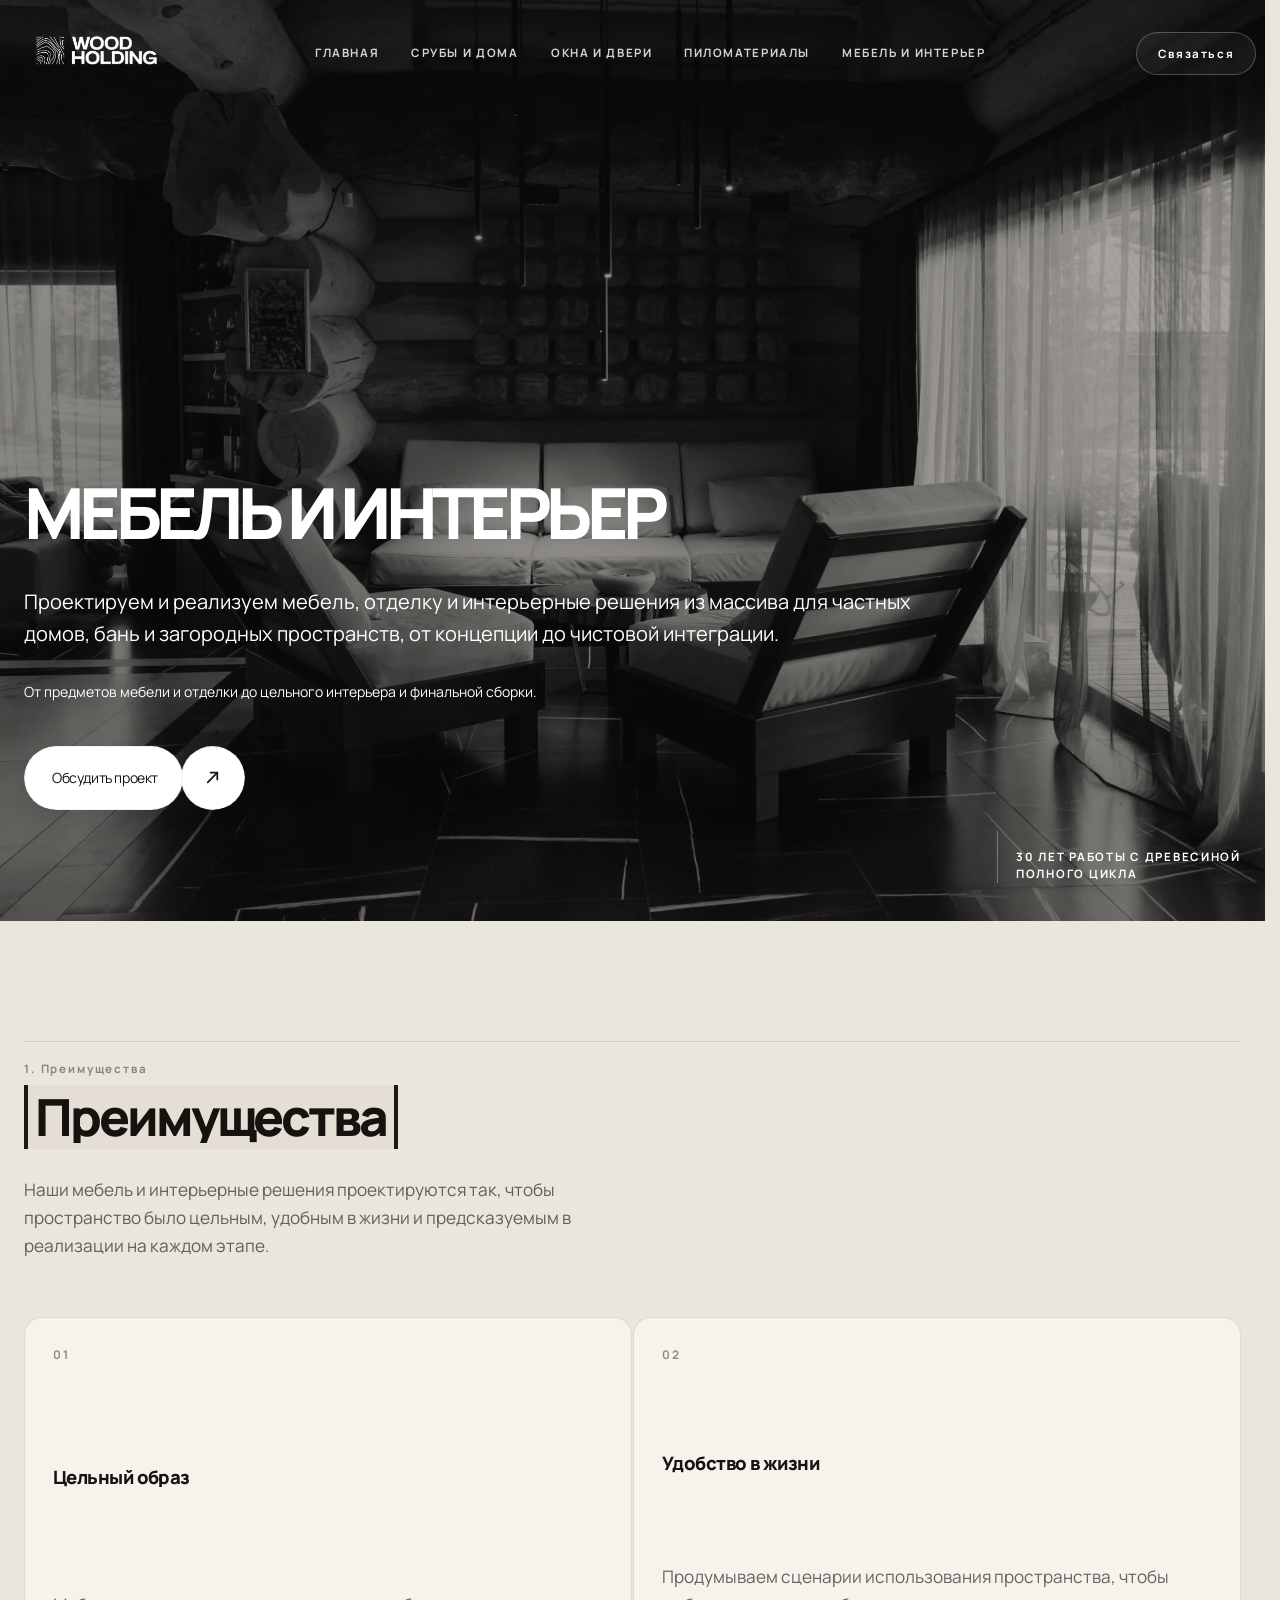
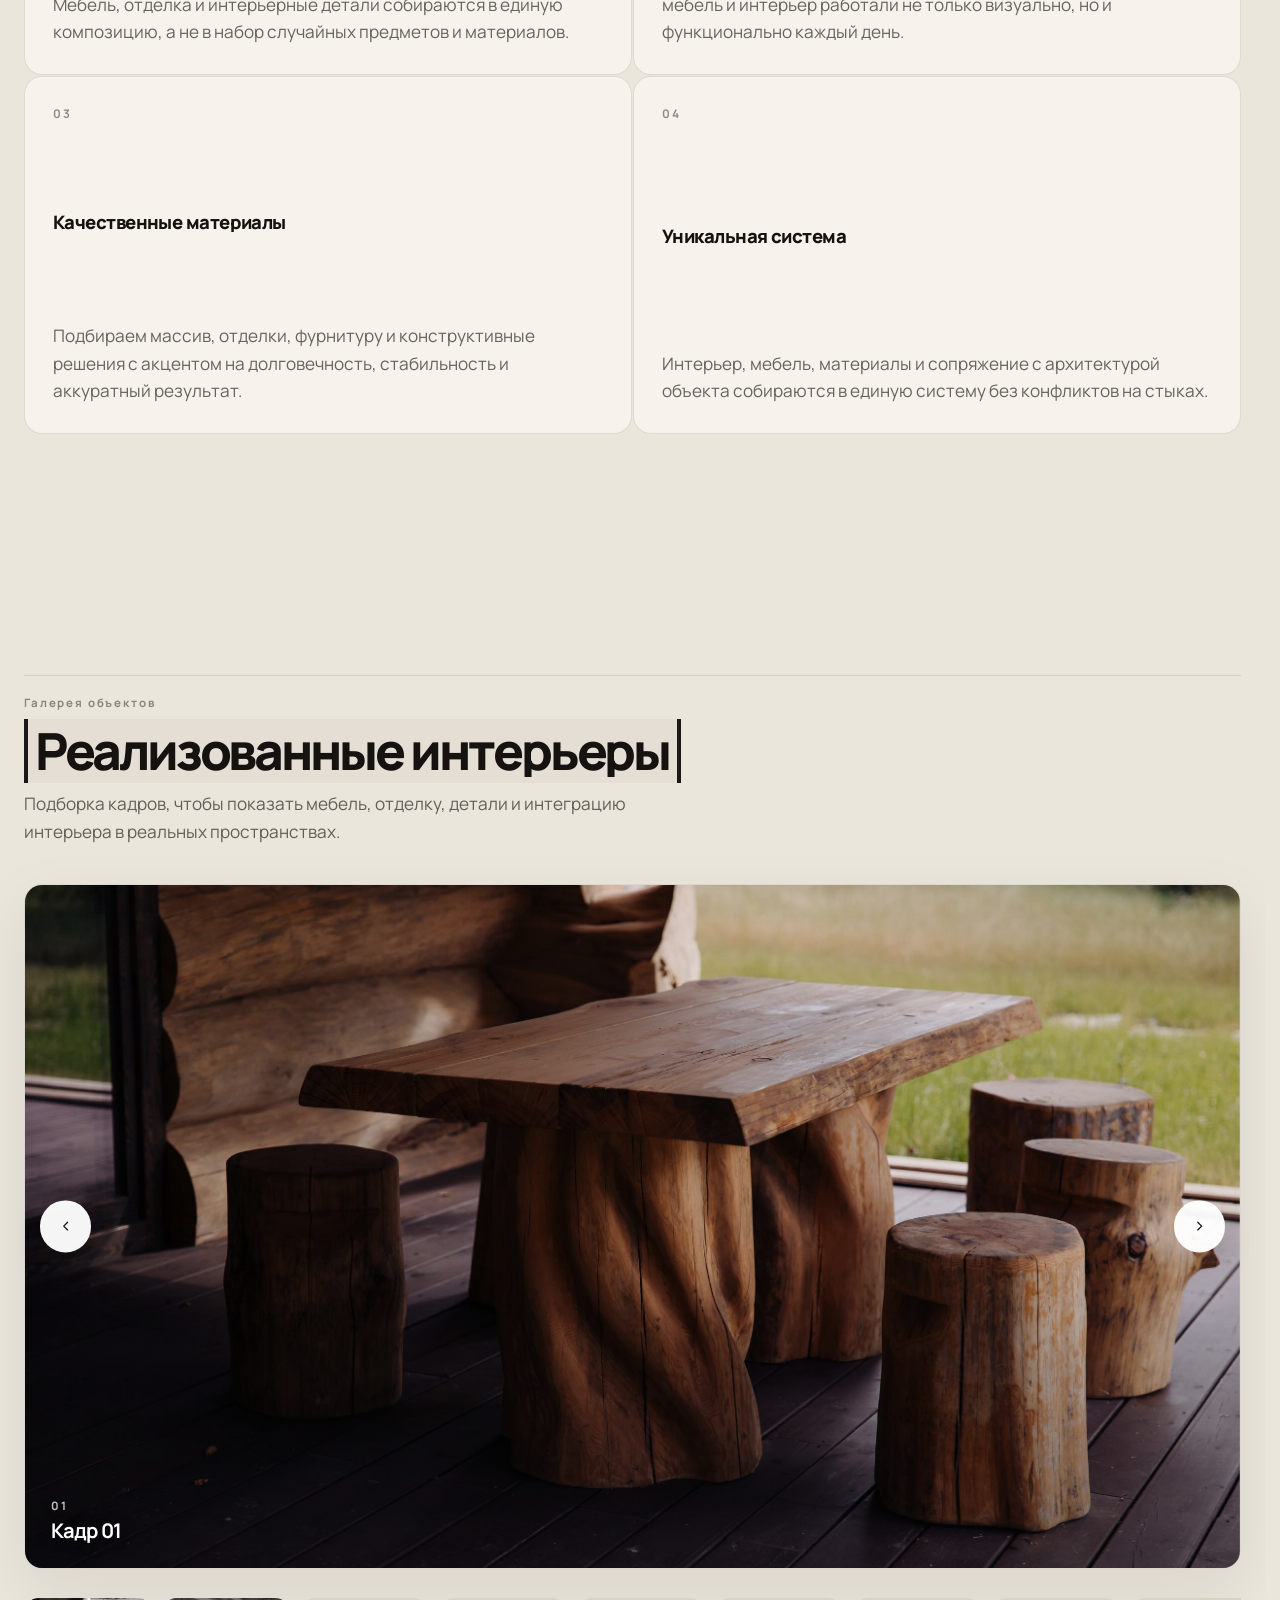
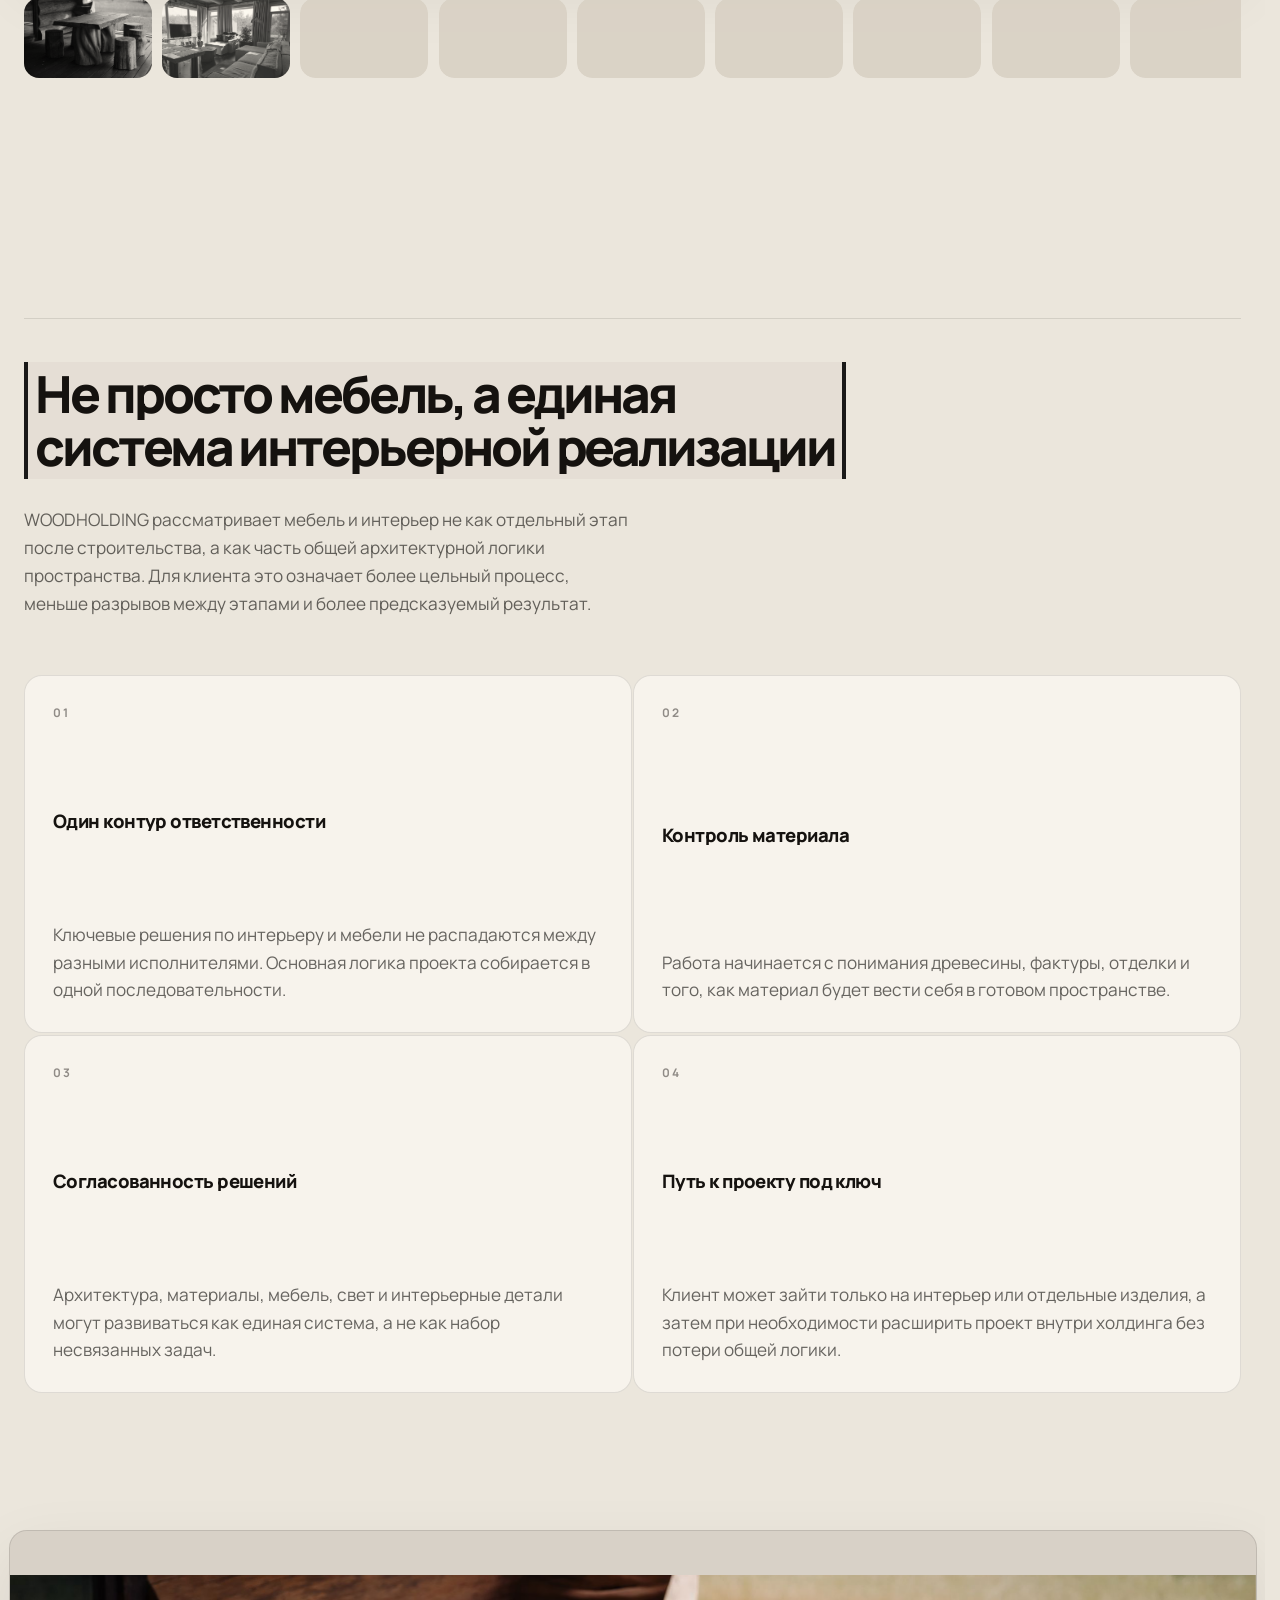
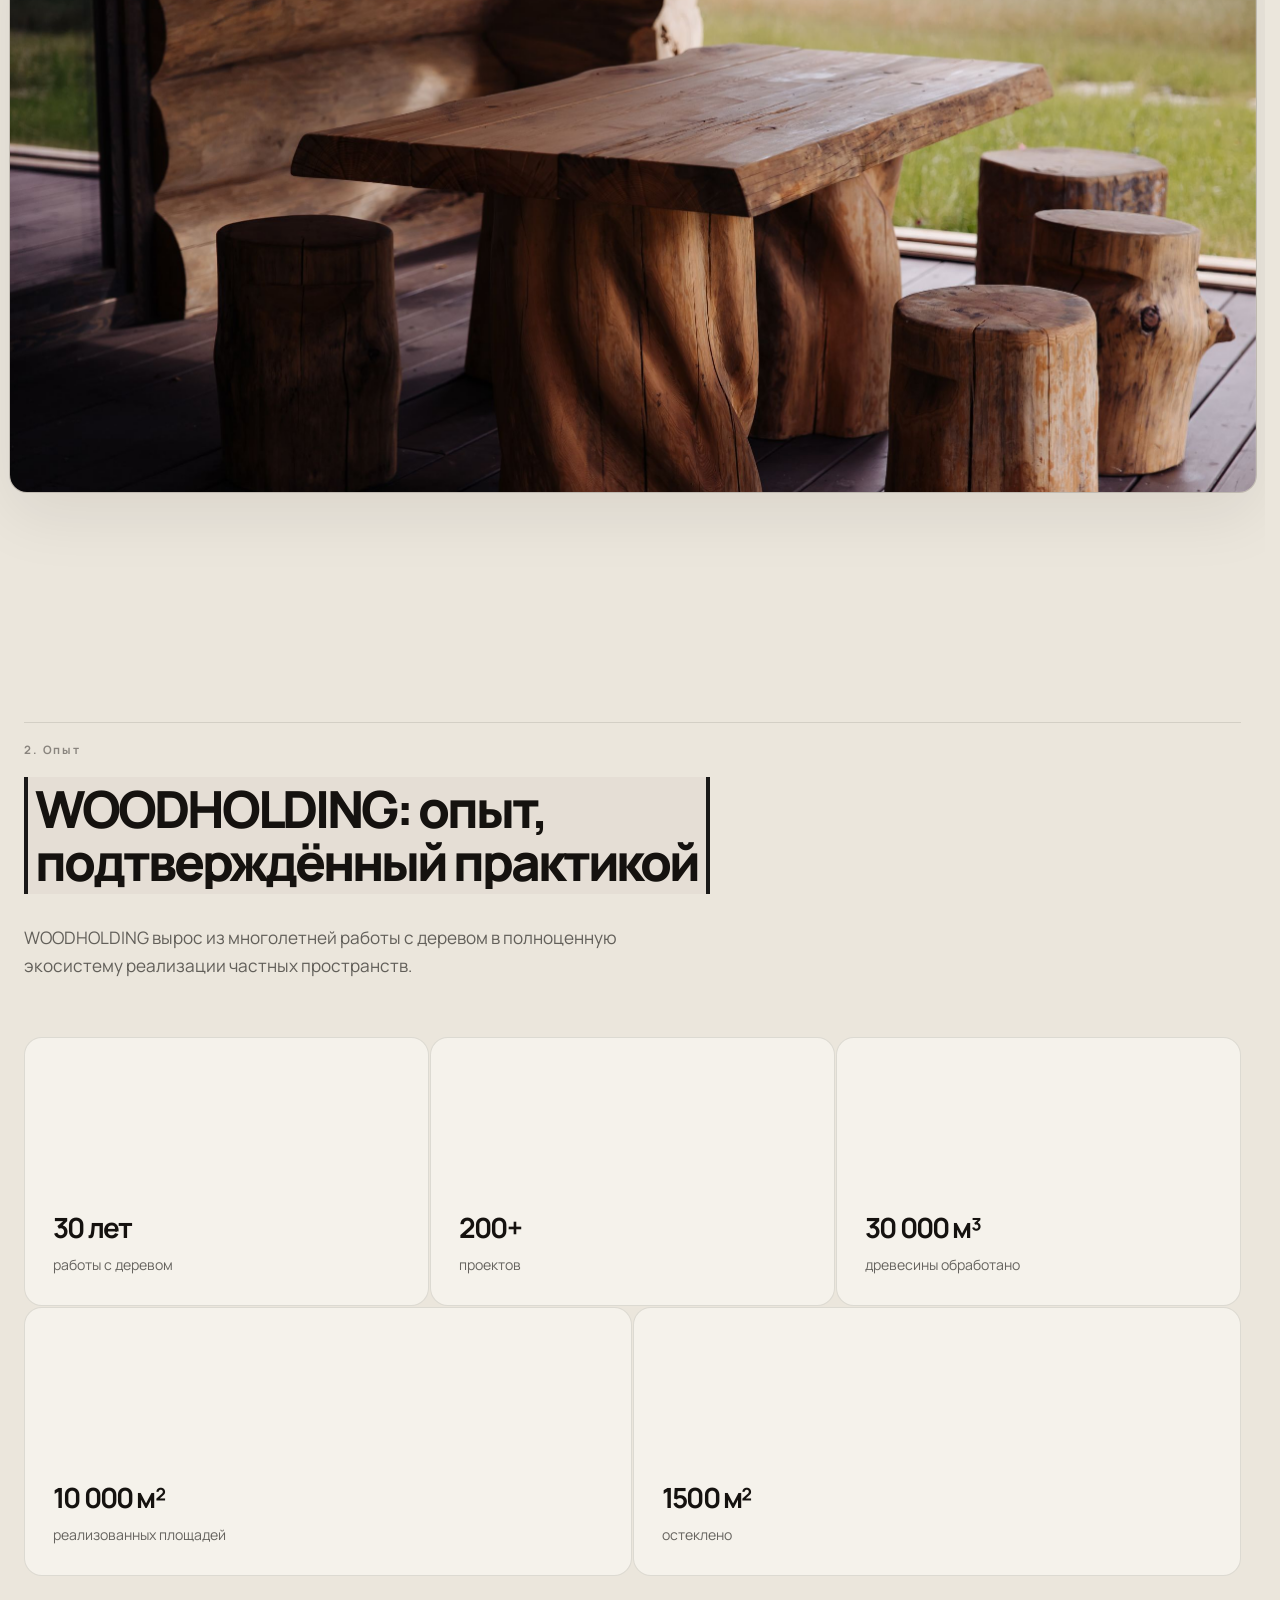
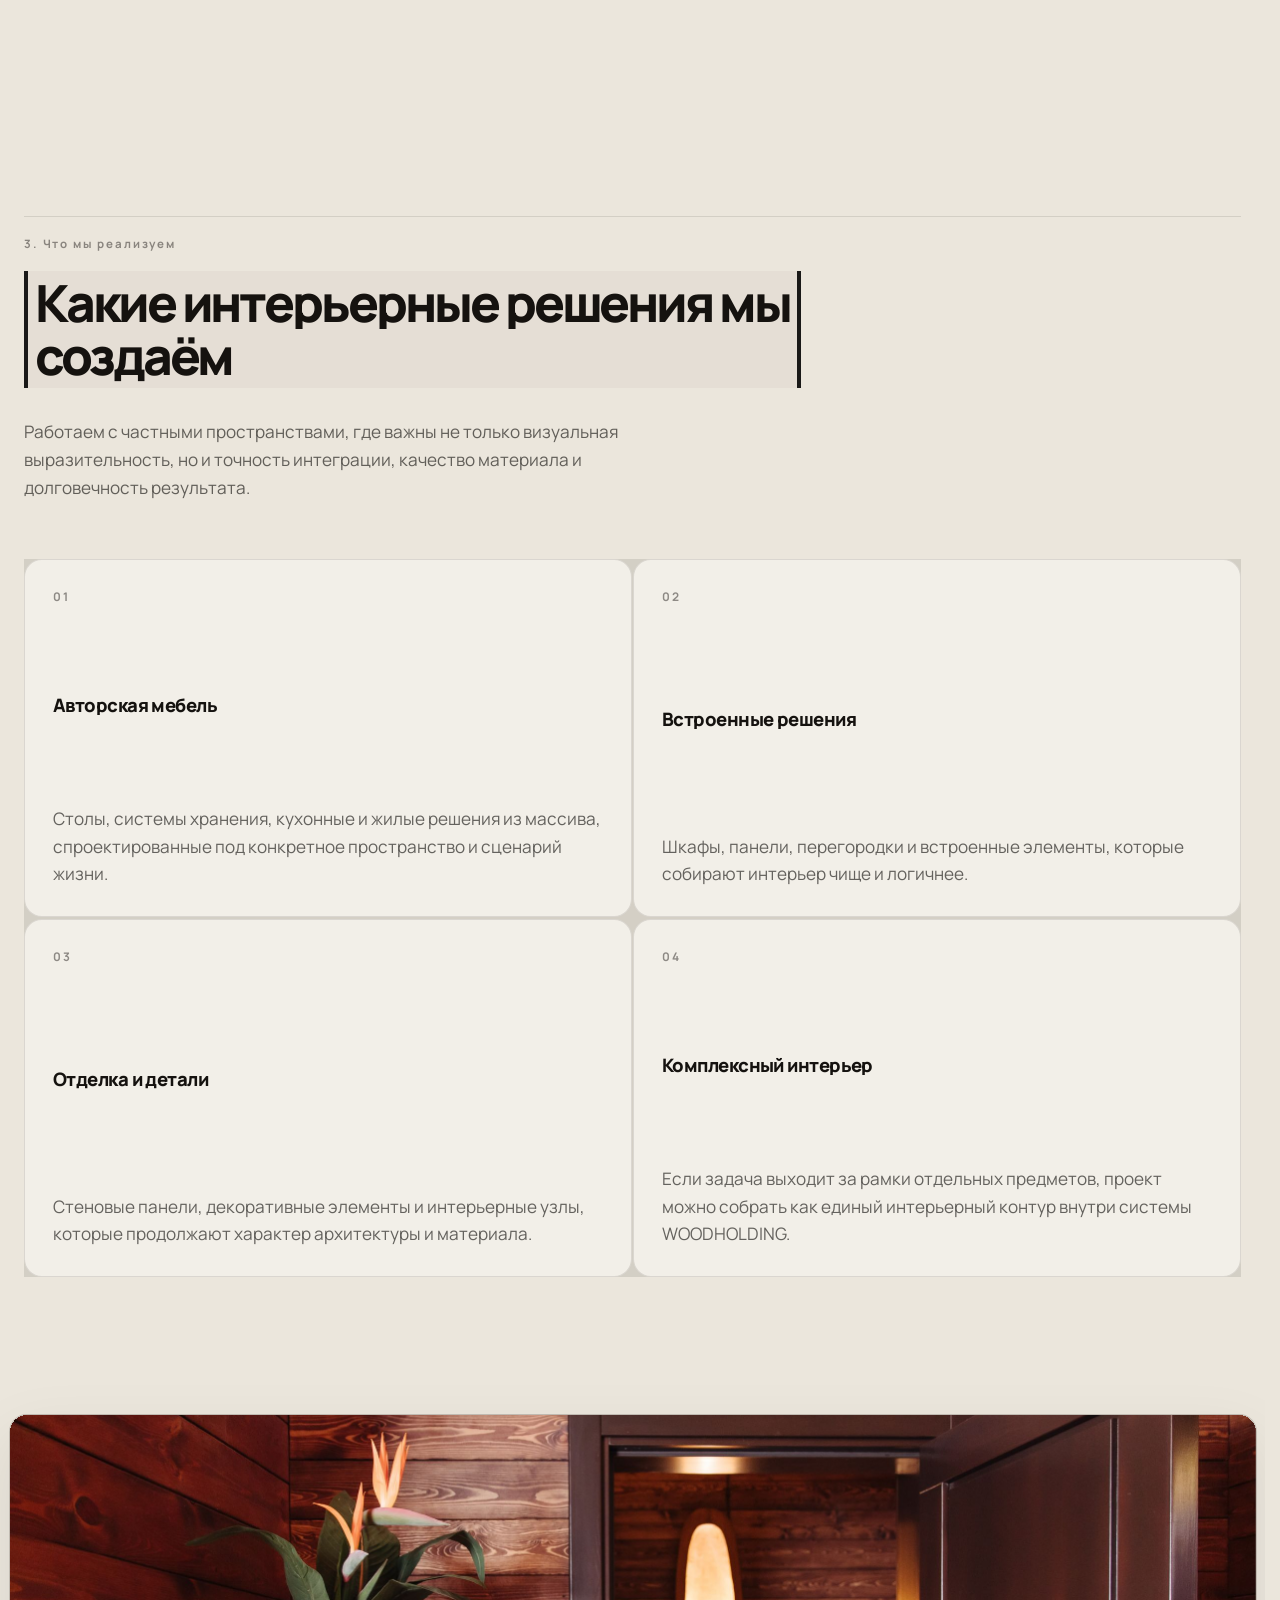
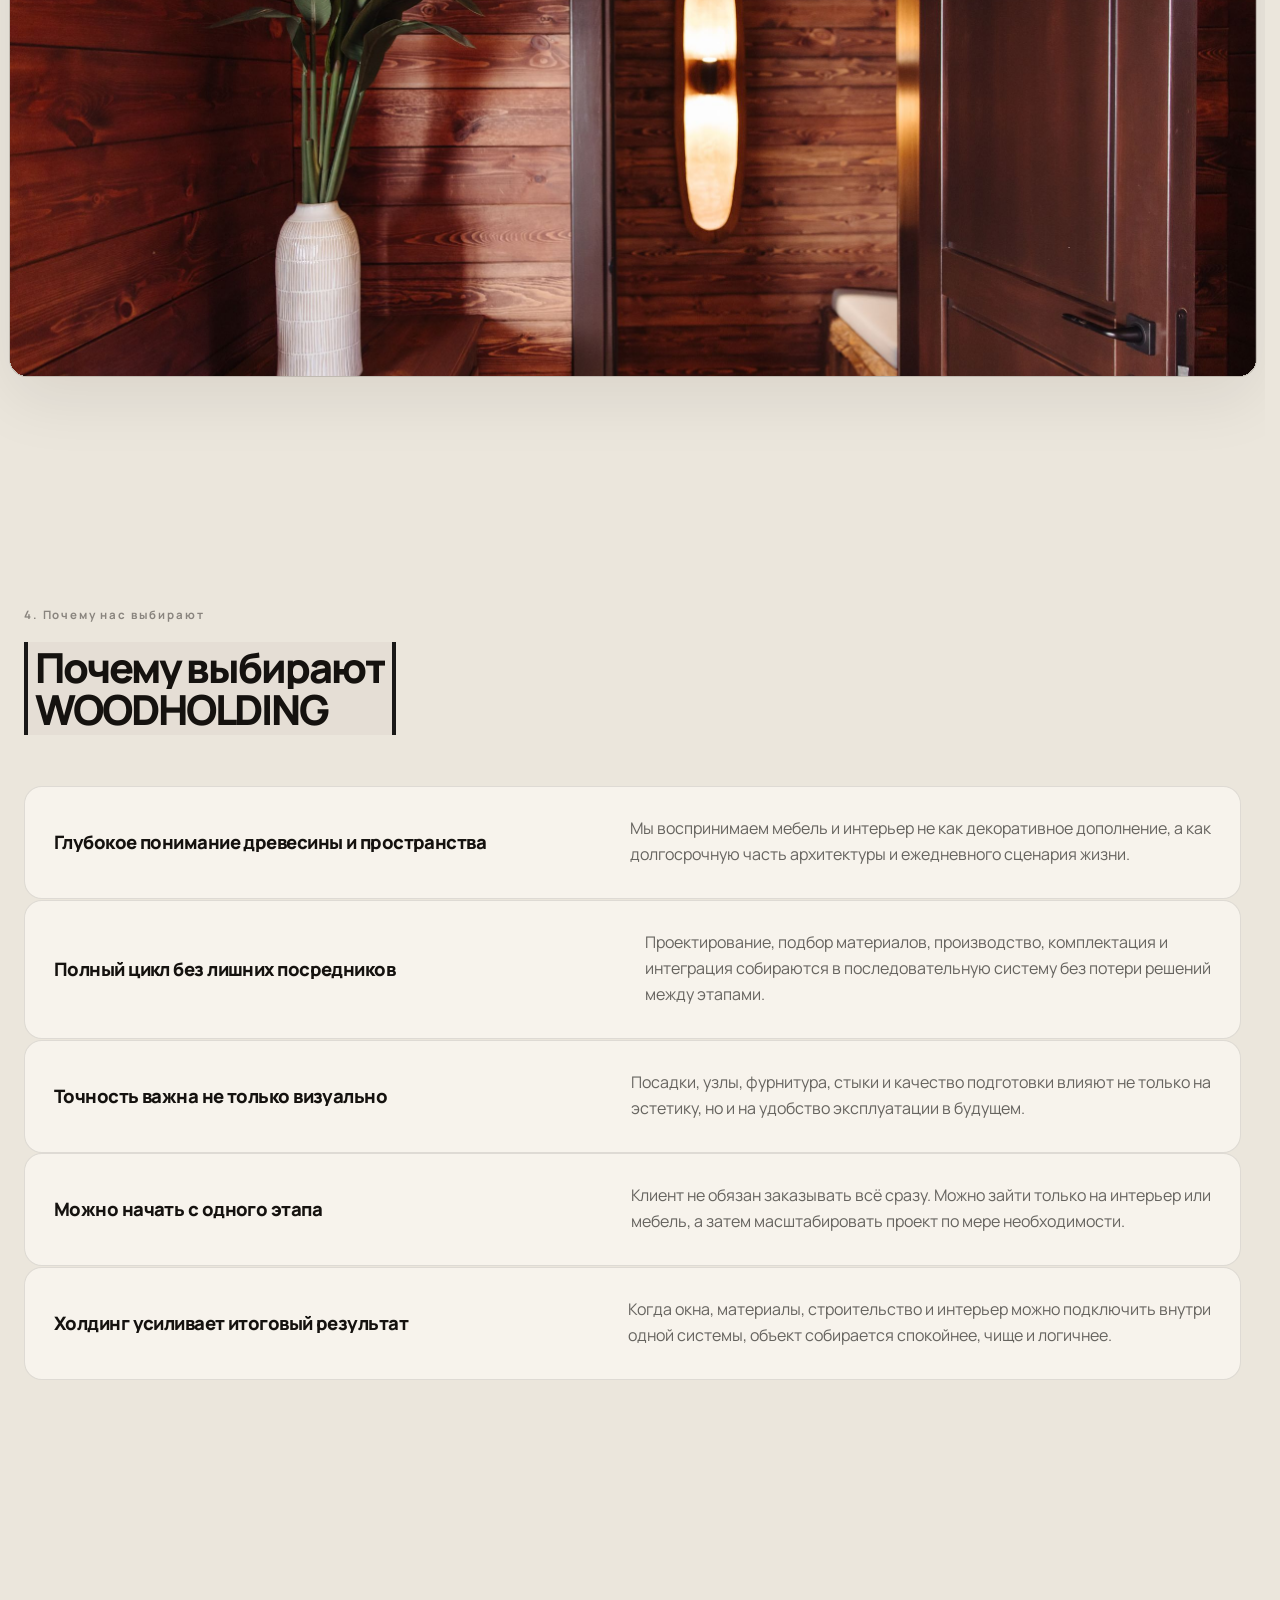
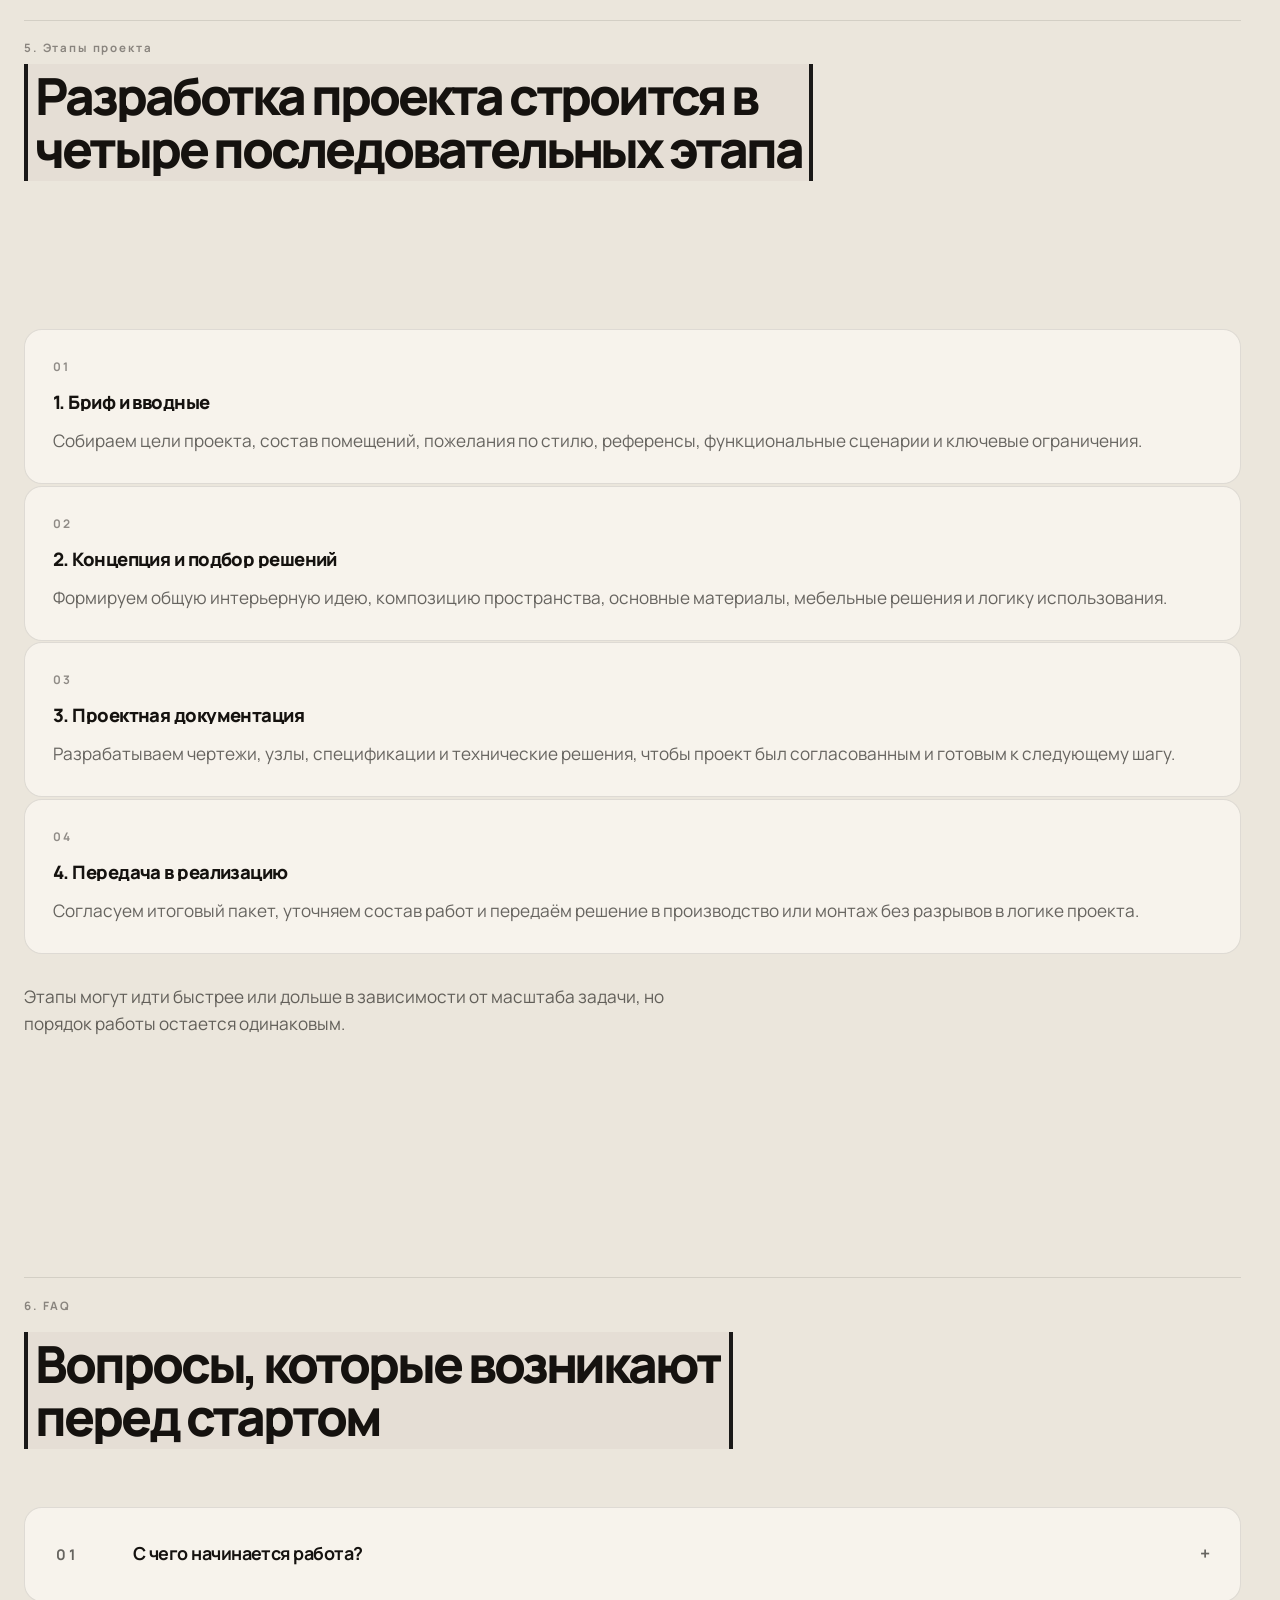
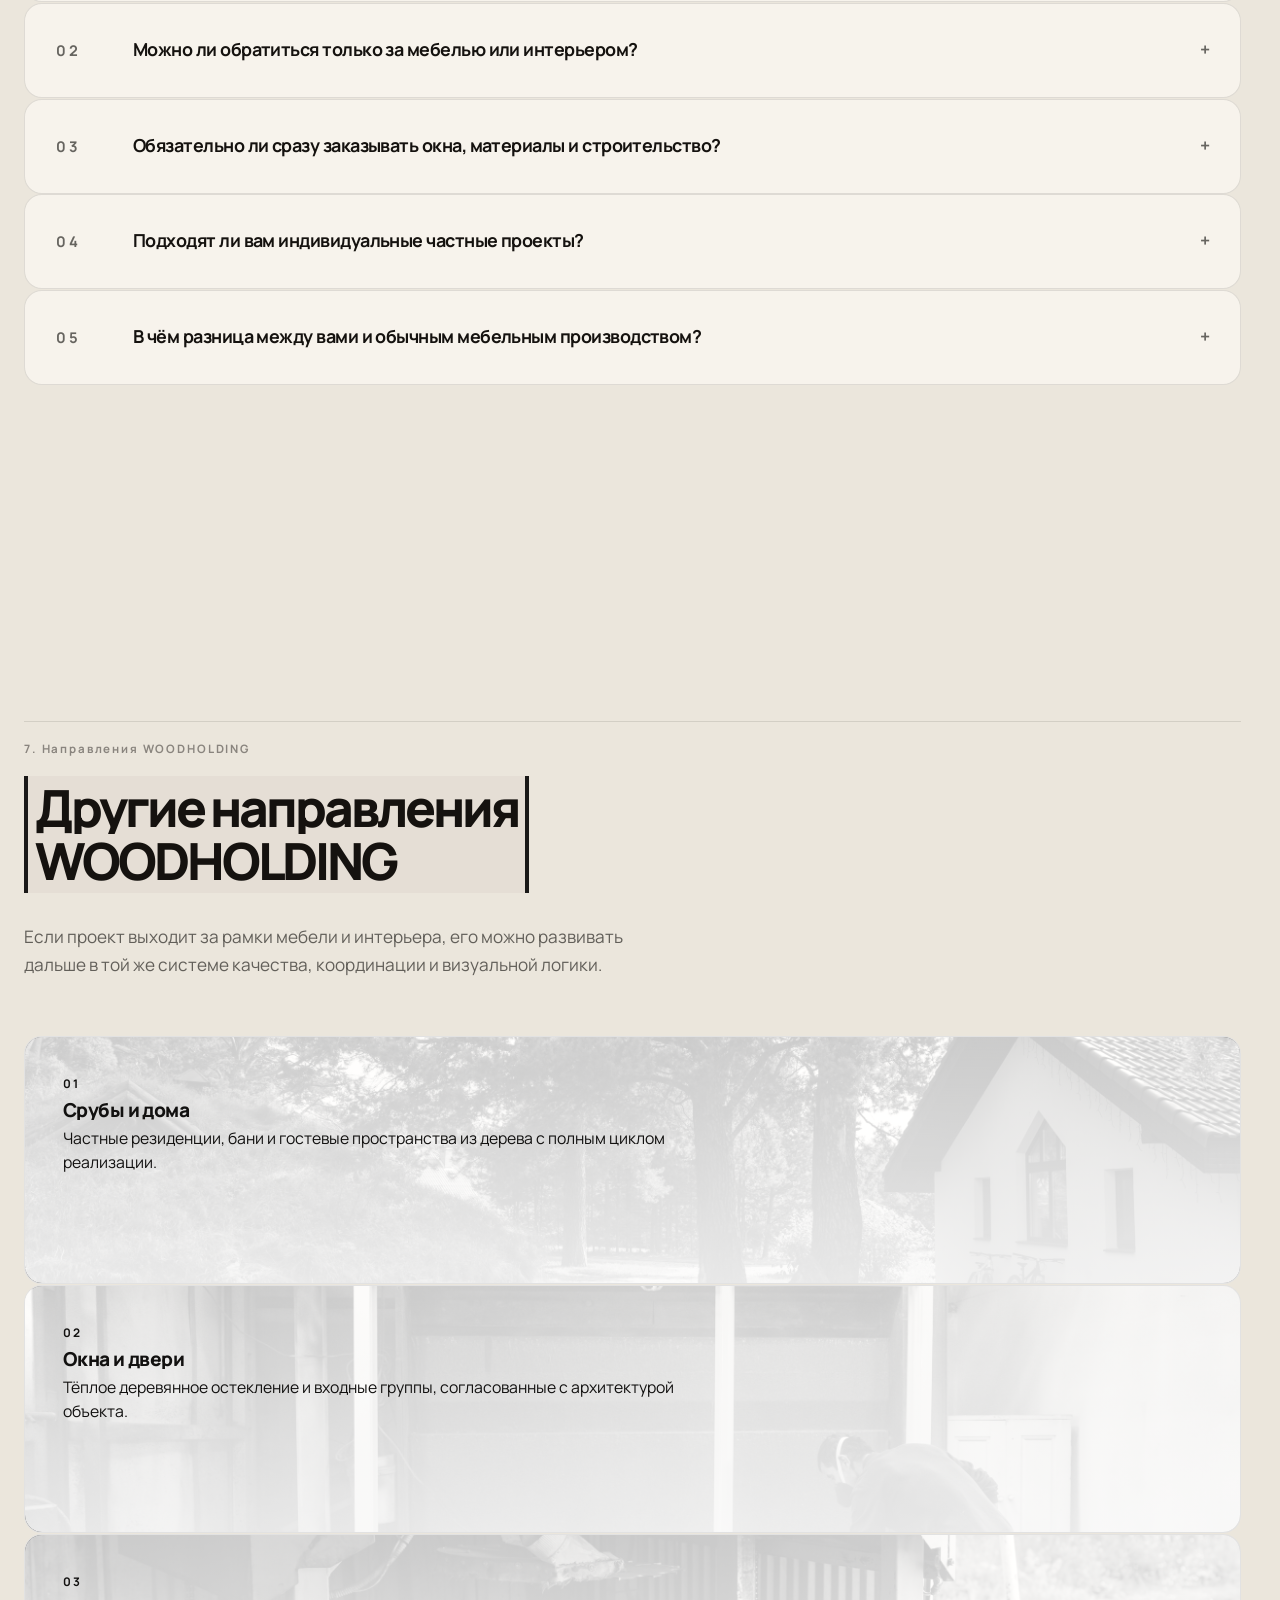
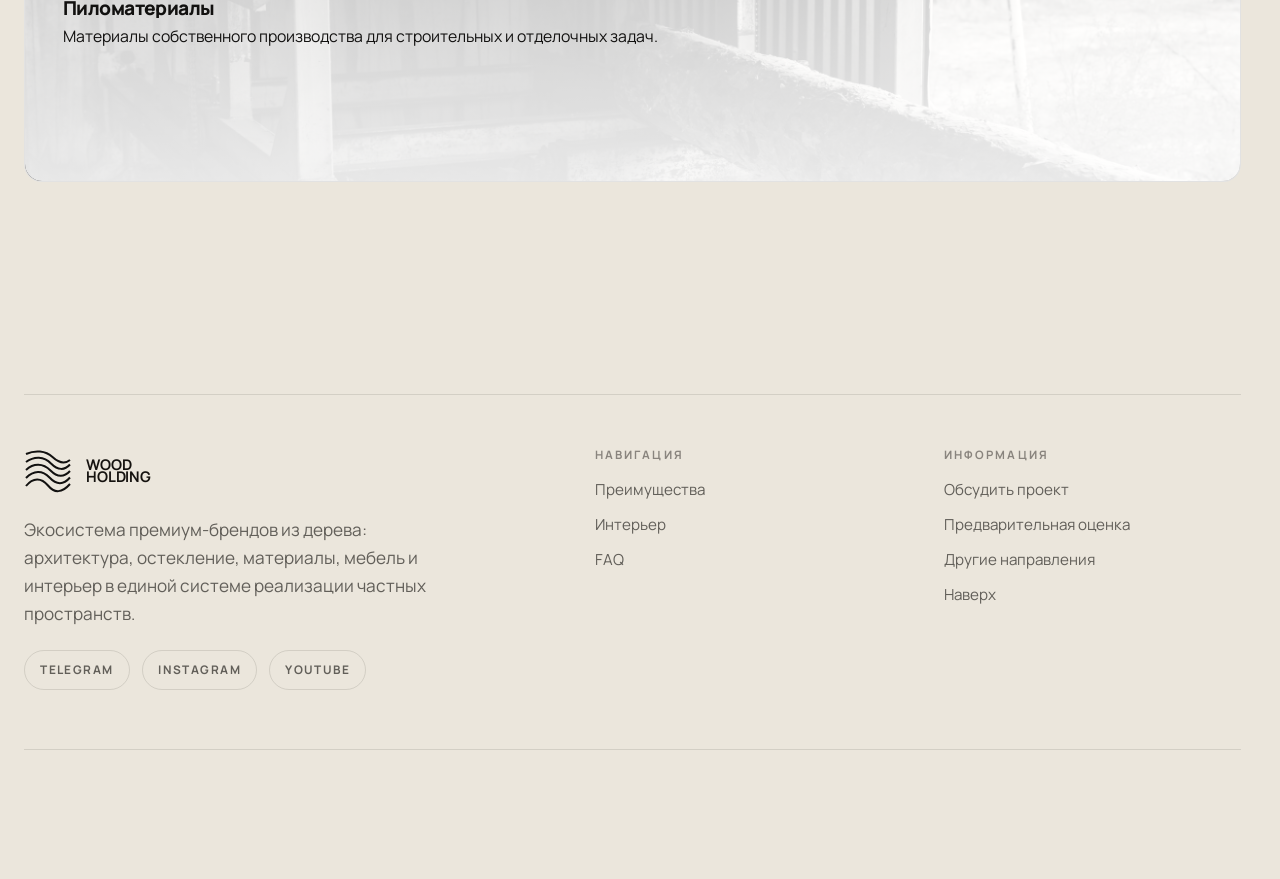
<file: mebel-i-interer.html>
<!DOCTYPE html>
<html lang="ru">
  <head>
    <meta charset="UTF-8" />
    <meta name="viewport" content="width=device-width, initial-scale=1.0" />
    <title>Мебель из массива и интерьерные решения | WOODHOLDING</title>
    <meta name="description" content="WOODHOLDING проектирует и реализует мебель из массива, отделку и интерьерные решения для частных домов и загородных пространств. От концепции до чистовой интеграции." />
    <meta name="keywords" content="мебель из массива, интерьер из дерева, авторская мебель, деревянная отделка, мебель для загородного дома, интерьерные решения" />
    <meta name="robots" content="index, follow, max-image-preview:large, max-snippet:-1, max-video-preview:-1" />
    <meta name="googlebot" content="index, follow, max-image-preview:large, max-snippet:-1, max-video-preview:-1" />
    <meta name="author" content="WOODHOLDING" />
    <meta name="theme-color" content="#171310" />
    <meta name="format-detection" content="telephone=no" />
    <link rel="canonical" href="https://yaroslavsigidin.github.io/woodholding/mebel-i-interer.html" />
    <link rel="alternate" hreflang="ru-RU" href="https://yaroslavsigidin.github.io/woodholding/mebel-i-interer.html" />
    <link rel="alternate" hreflang="x-default" href="https://yaroslavsigidin.github.io/woodholding/mebel-i-interer.html" />
    <meta property="og:locale" content="ru_RU" />
    <meta property="og:type" content="website" />
    <meta property="og:site_name" content="WOODHOLDING" />
    <meta property="og:title" content="Мебель из массива и интерьерные решения | WOODHOLDING" />
    <meta property="og:description" content="WOODHOLDING проектирует и реализует мебель из массива, отделку и интерьерные решения для частных домов и загородных пространств. От концепции до чистовой интеграции." />
    <meta property="og:url" content="https://yaroslavsigidin.github.io/woodholding/mebel-i-interer.html" />
    <meta property="og:image" content="https://yaroslavsigidin.github.io/woodholding/interier.png" />
    <meta property="og:image:alt" content="Интерьер с мебелью из массива WOODHOLDING" />
    <meta name="twitter:card" content="summary_large_image" />
    <meta name="twitter:title" content="Мебель из массива и интерьерные решения | WOODHOLDING" />
    <meta name="twitter:description" content="WOODHOLDING проектирует и реализует мебель из массива, отделку и интерьерные решения для частных домов и загородных пространств. От концепции до чистовой интеграции." />
    <meta name="twitter:image" content="https://yaroslavsigidin.github.io/woodholding/interier.png" />
    <link rel="icon" href="./logo.png" type="image/png" />
    <link rel="apple-touch-icon" href="./logo.png" />
    <link rel="manifest" href="./site.webmanifest" />
    <link rel="preconnect" href="https://fonts.googleapis.com" />
    <link rel="preconnect" href="https://fonts.gstatic.com" crossorigin />
    <link href="https://fonts.googleapis.com/css2?family=Manrope:wght@400;500;600;700;800&display=swap" rel="stylesheet" />
    <link rel="preload" as="image" href="./interier.png" fetchpriority="high" />
    <link rel="stylesheet" href="./styles.css" />
    <script type="application/ld+json">
{
  "@context": "https://schema.org",
  "@graph": [
    {
      "@type": "Organization",
      "@id": "https://yaroslavsigidin.github.io/woodholding/#organization",
      "name": "WOODHOLDING",
      "url": "https://yaroslavsigidin.github.io/woodholding/",
      "logo": {
        "@type": "ImageObject",
        "url": "https://yaroslavsigidin.github.io/woodholding/logo.png"
      },
      "description": "WOODHOLDING объединяет архитектуру, деревянные дома, окна и двери, пиломатериалы и интерьер в единой системе реализации частных пространств.",
      "areaServed": {
        "@type": "Country",
        "name": "Россия"
      }
    },
    {
      "@type": "WebSite",
      "@id": "https://yaroslavsigidin.github.io/woodholding/#website",
      "url": "https://yaroslavsigidin.github.io/woodholding/",
      "name": "WOODHOLDING",
      "inLanguage": "ru-RU",
      "description": "WOODHOLDING объединяет архитектуру, деревянные дома, окна и двери, пиломатериалы и интерьер в единой системе реализации частных пространств.",
      "publisher": {
        "@id": "https://yaroslavsigidin.github.io/woodholding/#organization"
      }
    },
    {
      "@type": "WebPage",
      "@id": "https://yaroslavsigidin.github.io/woodholding/mebel-i-interer.html#webpage",
      "url": "https://yaroslavsigidin.github.io/woodholding/mebel-i-interer.html",
      "name": "Мебель из массива и интерьерные решения | WOODHOLDING",
      "description": "WOODHOLDING проектирует и реализует мебель из массива, отделку и интерьерные решения для частных домов и загородных пространств. От концепции до чистовой интеграции.",
      "inLanguage": "ru-RU",
      "image": "https://yaroslavsigidin.github.io/woodholding/interier.png",
      "isPartOf": {
        "@id": "https://yaroslavsigidin.github.io/woodholding/#website"
      },
      "breadcrumb": {
        "@id": "https://yaroslavsigidin.github.io/woodholding/mebel-i-interer.html#breadcrumbs"
      }
    },
    {
      "@type": "BreadcrumbList",
      "@id": "https://yaroslavsigidin.github.io/woodholding/mebel-i-interer.html#breadcrumbs",
      "itemListElement": [
        {
          "@type": "ListItem",
          "position": 1,
          "name": "Главная",
          "item": "https://yaroslavsigidin.github.io/woodholding/"
        },
        {
          "@type": "ListItem",
          "position": 2,
          "name": "Мебель и интерьер",
          "item": "https://yaroslavsigidin.github.io/woodholding/mebel-i-interer.html"
        }
      ]
    },
    {
      "@type": "Service",
      "@id": "https://yaroslavsigidin.github.io/woodholding/mebel-i-interer.html#service",
      "name": "Мебель и интерьер — WOODHOLDING",
      "serviceType": "Мебель и интерьер",
      "description": "WOODHOLDING проектирует и реализует мебель из массива, отделку и интерьерные решения для частных домов и загородных пространств. От концепции до чистовой интеграции.",
      "areaServed": {
        "@type": "Country",
        "name": "Россия"
      },
      "provider": {
        "@id": "https://yaroslavsigidin.github.io/woodholding/#organization"
      },
      "url": "https://yaroslavsigidin.github.io/woodholding/mebel-i-interer.html",
      "image": "https://yaroslavsigidin.github.io/woodholding/interier.png"
    },
    {
      "@type": "FAQPage",
      "@id": "https://yaroslavsigidin.github.io/woodholding/mebel-i-interer.html#faq",
      "mainEntity": [
        {
          "@type": "Question",
          "name": "С чего начинается работа?",
          "acceptedAnswer": {
            "@type": "Answer",
            "text": "Достаточно кратко описать задачу: какой объект вы планируете, какие помещения нужно проработать, на каком этапе вы сейчас и что уже подготовлено."
          }
        },
        {
          "@type": "Question",
          "name": "Можно ли обратиться только за мебелью или интерьером?",
          "acceptedAnswer": {
            "@type": "Answer",
            "text": "Да. Направление должно работать как самостоятельный продукт. При необходимости проект можно расширить за счёт других направлений WOODHOLDING."
          }
        },
        {
          "@type": "Question",
          "name": "Обязательно ли сразу заказывать окна, материалы и строительство?",
          "acceptedAnswer": {
            "@type": "Answer",
            "text": "Нет. В этом и преимущество системы: можно стартовать только с базовой задачи, а остальные направления подключать по мере развития проекта."
          }
        },
        {
          "@type": "Question",
          "name": "Подходят ли вам индивидуальные частные проекты?",
          "acceptedAnswer": {
            "@type": "Answer",
            "text": "Да. Акцент страницы сделан на частных домах, банях и загородных объектах, где важны архитектура, качество исполнения и согласованность решений."
          }
        },
        {
          "@type": "Question",
          "name": "В чём разница между вами и обычным мебельным производством?",
          "acceptedAnswer": {
            "@type": "Answer",
            "text": "Разница в системности. Мы рассматриваем мебель и интерьер не как изолированный набор изделий, а как часть общего проекта, где важны архитектура, материал, интеграция и итоговая целостность результата."
          }
        },
        {
          "@type": "Question",
          "name": "Зачем клиенту холдинг, если нужен только интерьер?",
          "acceptedAnswer": {
            "@type": "Answer",
            "text": "Даже если на старте нужен только интерьер, клиент получает преимущество в виде более согласованного процесса и возможности безболезненно развивать проект дальше в рамках одной системы."
          }
        }
      ]
    }
  ]
}
    </script>
  </head>
  <body class="page-sruby-i-doma">
    <div id="page-root" aria-live="polite">
      <div class="site-shell">
            
          <header class="site-header">
            <div class="container">
              <div class="header-inner">
                <a class="brand" href="./index.html" aria-label="WOODHOLDING">
                  <span class="brand-logo-full" aria-hidden="true"></span>
                </a>
                <nav class="site-nav" id="site-nav" aria-label="Основная навигация">
                  <a href="./index.html">Главная</a><a href="./sruby-i-doma.html">Срубы и дома</a><a href="./okna-i-dveri.html">Окна и двери</a><a href="./pilomaterialy.html">Пиломатериалы</a><a href="./mebel-i-interer.html">Мебель и интерьер</a>
                </nav>
                <a class="header-contact" href="./index.html#contact">Связаться</a>
                <button
                  class="nav-toggle"
                  type="button"
                  aria-expanded="false"
                  aria-controls="site-nav"
                  aria-label="Открыть навигацию"
                >
                  <span></span>
                  <span></span>
                </button>
              </div>
            </div>
          </header>
        
            <main id="top">
              
          <section class="section hero" id="hero" aria-labelledby="hero-title">
            <div class="hero-media-wrap">
              <img
                class="hero-media"
                src="./interier.png"
                alt=""
                aria-hidden="true"
                loading="eager"
                decoding="async"
              />
            </div>
            <div class="container">
              <div class="hero-grid">
                <div class="section-intro hero-copy" data-reveal>
                  <h1 id="hero-title">МЕБЕЛЬ И ИНТЕРЬЕР</h1>
                  <p class="hero-subtitle">Проектируем и реализуем мебель, отделку и интерьерные решения из массива для частных домов, бань и загородных пространств, от концепции до чистовой интеграции.</p>
                  <p class="hero-extra">От предметов мебели и отделки до цельного интерьера и финальной сборки.</p>
                  <div class="hero-actions">
                    
          <a class="hero-cta" href="./index.html#contact" aria-label="Обсудить проект">
            <span class="hero-cta__label">Обсудить проект</span>
            <span class="hero-cta__icon" aria-hidden="true">
              <svg
                class="hero-cta__arrow"
                viewBox="0 0 24 24"
                fill="none"
                aria-hidden="true"
                focusable="false"
              >
                <path d="M7 17L17 7" />
                <path d="M10 7H17V14" />
              </svg>
            </span>
          </a>
        
                  </div>
                </div>
                <div class="hero-aside" data-reveal>
                  <p class="hero-note">30 лет работы с древесиной полного цикла</p>
                </div>
              </div>
            </div>
          </section>
        
              
          <section class="section benefits" id="benefits">
            <div class="container">
              
          <div class="section-heading section-heading--stacked" data-reveal>
            <div class="section-intro">
              <p class="eyebrow eyebrow--number">1. Преимущества</p>
              
          <div class="section-title-frame">
            <h2>Преимущества</h2>
          </div>
        
              <p class="section-copy">Наши мебель и интерьерные решения проектируются так, чтобы пространство было цельным, удобным в жизни и предсказуемым в реализации на каждом этапе.</p>
            </div>
          </div>
        
              <div class="directions-grid">
                
                <article class="direction-card" data-reveal>
                  <span class="card-index">01</span>
                  <h3>Цельный образ</h3>
                  <p>Мебель, отделка и интерьерные детали собираются в единую композицию, а не в набор случайных предметов и материалов.</p>
                </article>
              
                <article class="direction-card" data-reveal>
                  <span class="card-index">02</span>
                  <h3>Удобство в жизни</h3>
                  <p>Продумываем сценарии использования пространства, чтобы мебель и интерьер работали не только визуально, но и функционально каждый день.</p>
                </article>
              
                <article class="direction-card" data-reveal>
                  <span class="card-index">03</span>
                  <h3>Качественные материалы</h3>
                  <p>Подбираем массив, отделки, фурнитуру и конструктивные решения с акцентом на долговечность, стабильность и аккуратный результат.</p>
                </article>
              
                <article class="direction-card" data-reveal>
                  <span class="card-index">04</span>
                  <h3>Уникальная система</h3>
                  <p>Интерьер, мебель, материалы и сопряжение с архитектурой объекта собираются в единую систему без конфликтов на стыках.</p>
                </article>
              
              </div>
            </div>
          </section>
        
              
            <section class="section gallery" id="gallery">
              <div class="container">
                
          <div class="section-heading section-heading--stacked" data-reveal>
            <div class="section-intro">
              <p class="eyebrow eyebrow--number">Галерея объектов</p>
              
          <div class="section-title-frame">
            <h2>Реализованные интерьеры</h2>
          </div>
        
              <p class="section-copy">Подборка кадров, чтобы показать мебель, отделку, детали и интеграцию интерьера в реальных пространствах.</p>
            </div>
          </div>
        
                <div class="gallery-slider">
                  <div class="gallery-slider__viewport">
                    <button
                      type="button"
                      class="gallery-slider__nav gallery-slider__nav--prev"
                      data-slide-nav="prev"
                      aria-label="Предыдущий слайд"
                    >
                      <svg viewBox="0 0 24 24" aria-hidden="true" focusable="false">
                        <path d="M15 6L9 12L15 18" />
                      </svg>
                    </button>
                    <div class="gallery-slider__track" aria-label="Реализованные интерьеры">
                      
                            <article
                              class="gallery-slider__slide"
                              id="gallery-slide-0"
                              data-slide-index="0"
                            >
                              <img
                                src="./TABLE/izbrannoe_web_2026-04-09%20(4)/rebtcova-271.jpg"
                                alt="Мебель и интерьер, кадр 01"
                                loading="eager"
                                decoding="async"
                              />
                              <div class="gallery-slider__caption">
                                <span class="gallery-slider__index">01</span>
                                <p class="gallery-slider__label">Кадр 01</p>
                              </div>
                            </article>
                          
                            <article
                              class="gallery-slider__slide"
                              id="gallery-slide-1"
                              data-slide-index="1"
                            >
                              <img
                                src="./TABLE/izbrannoe_web_2026-04-09%20(4)/rebtcova-187.jpg"
                                alt="Мебель и интерьер, кадр 02"
                                loading="lazy"
                                decoding="async"
                              />
                              <div class="gallery-slider__caption">
                                <span class="gallery-slider__index">02</span>
                                <p class="gallery-slider__label">Кадр 02</p>
                              </div>
                            </article>
                          
                            <article
                              class="gallery-slider__slide"
                              id="gallery-slide-2"
                              data-slide-index="2"
                            >
                              <img
                                src="./TABLE/izbrannoe_web_2026-04-09%20(4)/rebtcova-217.jpg"
                                alt="Мебель и интерьер, кадр 03"
                                loading="lazy"
                                decoding="async"
                              />
                              <div class="gallery-slider__caption">
                                <span class="gallery-slider__index">03</span>
                                <p class="gallery-slider__label">Кадр 03</p>
                              </div>
                            </article>
                          
                            <article
                              class="gallery-slider__slide"
                              id="gallery-slide-3"
                              data-slide-index="3"
                            >
                              <img
                                src="./TABLE/izbrannoe_web_2026-04-09%20(4)/rebtcova-221.jpg"
                                alt="Мебель и интерьер, кадр 04"
                                loading="lazy"
                                decoding="async"
                              />
                              <div class="gallery-slider__caption">
                                <span class="gallery-slider__index">04</span>
                                <p class="gallery-slider__label">Кадр 04</p>
                              </div>
                            </article>
                          
                            <article
                              class="gallery-slider__slide"
                              id="gallery-slide-4"
                              data-slide-index="4"
                            >
                              <img
                                src="./TABLE/izbrannoe_web_2026-04-09%20(4)/rebtcova-224.jpg"
                                alt="Мебель и интерьер, кадр 05"
                                loading="lazy"
                                decoding="async"
                              />
                              <div class="gallery-slider__caption">
                                <span class="gallery-slider__index">05</span>
                                <p class="gallery-slider__label">Кадр 05</p>
                              </div>
                            </article>
                          
                            <article
                              class="gallery-slider__slide"
                              id="gallery-slide-5"
                              data-slide-index="5"
                            >
                              <img
                                src="./TABLE/izbrannoe_web_2026-04-09%20(4)/rebtcova-266.jpg"
                                alt="Мебель и интерьер, кадр 06"
                                loading="lazy"
                                decoding="async"
                              />
                              <div class="gallery-slider__caption">
                                <span class="gallery-slider__index">06</span>
                                <p class="gallery-slider__label">Кадр 06</p>
                              </div>
                            </article>
                          
                            <article
                              class="gallery-slider__slide"
                              id="gallery-slide-6"
                              data-slide-index="6"
                            >
                              <img
                                src="./TABLE/izbrannoe_web_2026-04-09%20(4)/rebtcova-318.jpg"
                                alt="Мебель и интерьер, кадр 07"
                                loading="lazy"
                                decoding="async"
                              />
                              <div class="gallery-slider__caption">
                                <span class="gallery-slider__index">07</span>
                                <p class="gallery-slider__label">Кадр 07</p>
                              </div>
                            </article>
                          
                            <article
                              class="gallery-slider__slide"
                              id="gallery-slide-7"
                              data-slide-index="7"
                            >
                              <img
                                src="./TABLE/izbrannoe_web_2026-04-09%20(4)/rebtcova-319.jpg"
                                alt="Мебель и интерьер, кадр 08"
                                loading="lazy"
                                decoding="async"
                              />
                              <div class="gallery-slider__caption">
                                <span class="gallery-slider__index">08</span>
                                <p class="gallery-slider__label">Кадр 08</p>
                              </div>
                            </article>
                          
                            <article
                              class="gallery-slider__slide"
                              id="gallery-slide-8"
                              data-slide-index="8"
                            >
                              <img
                                src="./TABLE/izbrannoe_web_2026-04-09%20(4)/rebtcova-320.jpg"
                                alt="Мебель и интерьер, кадр 09"
                                loading="lazy"
                                decoding="async"
                              />
                              <div class="gallery-slider__caption">
                                <span class="gallery-slider__index">09</span>
                                <p class="gallery-slider__label">Кадр 09</p>
                              </div>
                            </article>
                          
                            <article
                              class="gallery-slider__slide"
                              id="gallery-slide-9"
                              data-slide-index="9"
                            >
                              <img
                                src="./TABLE/izbrannoe_web_2026-04-09%20(4)/rebtcova-326.jpg"
                                alt="Мебель и интерьер, кадр 10"
                                loading="lazy"
                                decoding="async"
                              />
                              <div class="gallery-slider__caption">
                                <span class="gallery-slider__index">10</span>
                                <p class="gallery-slider__label">Кадр 10</p>
                              </div>
                            </article>
                          
                            <article
                              class="gallery-slider__slide"
                              id="gallery-slide-10"
                              data-slide-index="10"
                            >
                              <img
                                src="./TABLE/izbrannoe_web_2026-04-09%20(4)/rebtcova-329.jpg"
                                alt="Мебель и интерьер, кадр 11"
                                loading="lazy"
                                decoding="async"
                              />
                              <div class="gallery-slider__caption">
                                <span class="gallery-slider__index">11</span>
                                <p class="gallery-slider__label">Кадр 11</p>
                              </div>
                            </article>
                          
                            <article
                              class="gallery-slider__slide"
                              id="gallery-slide-11"
                              data-slide-index="11"
                            >
                              <img
                                src="./TABLE/izbrannoe_web_2026-04-09%20(4)/rebtcova-333.jpg"
                                alt="Мебель и интерьер, кадр 12"
                                loading="lazy"
                                decoding="async"
                              />
                              <div class="gallery-slider__caption">
                                <span class="gallery-slider__index">12</span>
                                <p class="gallery-slider__label">Кадр 12</p>
                              </div>
                            </article>
                          
                            <article
                              class="gallery-slider__slide"
                              id="gallery-slide-12"
                              data-slide-index="12"
                            >
                              <img
                                src="./TABLE/izbrannoe_web_2026-04-09%20(4)/rebtcova-334.jpg"
                                alt="Мебель и интерьер, кадр 13"
                                loading="lazy"
                                decoding="async"
                              />
                              <div class="gallery-slider__caption">
                                <span class="gallery-slider__index">13</span>
                                <p class="gallery-slider__label">Кадр 13</p>
                              </div>
                            </article>
                          
                            <article
                              class="gallery-slider__slide"
                              id="gallery-slide-13"
                              data-slide-index="13"
                            >
                              <img
                                src="./TABLE/izbrannoe_web_2026-04-09%20(4)/rebtcova-350.jpg"
                                alt="Мебель и интерьер, кадр 14"
                                loading="lazy"
                                decoding="async"
                              />
                              <div class="gallery-slider__caption">
                                <span class="gallery-slider__index">14</span>
                                <p class="gallery-slider__label">Кадр 14</p>
                              </div>
                            </article>
                          
                            <article
                              class="gallery-slider__slide"
                              id="gallery-slide-14"
                              data-slide-index="14"
                            >
                              <img
                                src="./TABLE/izbrannoe_web_2026-04-09%20(4)/rebtcova-354.jpg"
                                alt="Мебель и интерьер, кадр 15"
                                loading="lazy"
                                decoding="async"
                              />
                              <div class="gallery-slider__caption">
                                <span class="gallery-slider__index">15</span>
                                <p class="gallery-slider__label">Кадр 15</p>
                              </div>
                            </article>
                          
                            <article
                              class="gallery-slider__slide"
                              id="gallery-slide-15"
                              data-slide-index="15"
                            >
                              <img
                                src="./TABLE/izbrannoe_web_2026-04-09%20(4)/rebtcova-355.jpg"
                                alt="Мебель и интерьер, кадр 16"
                                loading="lazy"
                                decoding="async"
                              />
                              <div class="gallery-slider__caption">
                                <span class="gallery-slider__index">16</span>
                                <p class="gallery-slider__label">Кадр 16</p>
                              </div>
                            </article>
                          
                            <article
                              class="gallery-slider__slide"
                              id="gallery-slide-16"
                              data-slide-index="16"
                            >
                              <img
                                src="./TABLE/izbrannoe_web_2026-04-09%20(4)/rebtcova-356.jpg"
                                alt="Мебель и интерьер, кадр 17"
                                loading="lazy"
                                decoding="async"
                              />
                              <div class="gallery-slider__caption">
                                <span class="gallery-slider__index">17</span>
                                <p class="gallery-slider__label">Кадр 17</p>
                              </div>
                            </article>
                          
                            <article
                              class="gallery-slider__slide"
                              id="gallery-slide-17"
                              data-slide-index="17"
                            >
                              <img
                                src="./TABLE/izbrannoe_web_2026-04-09%20(4)/rebtcova-357.jpg"
                                alt="Мебель и интерьер, кадр 18"
                                loading="lazy"
                                decoding="async"
                              />
                              <div class="gallery-slider__caption">
                                <span class="gallery-slider__index">18</span>
                                <p class="gallery-slider__label">Кадр 18</p>
                              </div>
                            </article>
                          
                            <article
                              class="gallery-slider__slide"
                              id="gallery-slide-18"
                              data-slide-index="18"
                            >
                              <img
                                src="./TABLE/izbrannoe_web_2026-04-09%20(4)/rebtcova-358.jpg"
                                alt="Мебель и интерьер, кадр 19"
                                loading="lazy"
                                decoding="async"
                              />
                              <div class="gallery-slider__caption">
                                <span class="gallery-slider__index">19</span>
                                <p class="gallery-slider__label">Кадр 19</p>
                              </div>
                            </article>
                          
                            <article
                              class="gallery-slider__slide"
                              id="gallery-slide-19"
                              data-slide-index="19"
                            >
                              <img
                                src="./TABLE/izbrannoe_web_2026-04-09%20(4)/rebtcova-363.jpg"
                                alt="Мебель и интерьер, кадр 20"
                                loading="lazy"
                                decoding="async"
                              />
                              <div class="gallery-slider__caption">
                                <span class="gallery-slider__index">20</span>
                                <p class="gallery-slider__label">Кадр 20</p>
                              </div>
                            </article>
                          
                            <article
                              class="gallery-slider__slide"
                              id="gallery-slide-20"
                              data-slide-index="20"
                            >
                              <img
                                src="./TABLE/izbrannoe_web_2026-04-09%20(4)/rebtcova-366.jpg"
                                alt="Мебель и интерьер, кадр 21"
                                loading="lazy"
                                decoding="async"
                              />
                              <div class="gallery-slider__caption">
                                <span class="gallery-slider__index">21</span>
                                <p class="gallery-slider__label">Кадр 21</p>
                              </div>
                            </article>
                          
                            <article
                              class="gallery-slider__slide"
                              id="gallery-slide-21"
                              data-slide-index="21"
                            >
                              <img
                                src="./TABLE/izbrannoe_web_2026-04-09%20(4)/rebtcova-370.jpg"
                                alt="Мебель и интерьер, кадр 22"
                                loading="lazy"
                                decoding="async"
                              />
                              <div class="gallery-slider__caption">
                                <span class="gallery-slider__index">22</span>
                                <p class="gallery-slider__label">Кадр 22</p>
                              </div>
                            </article>
                          
                            <article
                              class="gallery-slider__slide"
                              id="gallery-slide-22"
                              data-slide-index="22"
                            >
                              <img
                                src="./TABLE/izbrannoe_web_2026-04-09%20(4)/rebtcova-373.jpg"
                                alt="Мебель и интерьер, кадр 23"
                                loading="lazy"
                                decoding="async"
                              />
                              <div class="gallery-slider__caption">
                                <span class="gallery-slider__index">23</span>
                                <p class="gallery-slider__label">Кадр 23</p>
                              </div>
                            </article>
                          
                            <article
                              class="gallery-slider__slide"
                              id="gallery-slide-23"
                              data-slide-index="23"
                            >
                              <img
                                src="./TABLE/izbrannoe_web_2026-04-09%20(4)/rebtcova-378.jpg"
                                alt="Мебель и интерьер, кадр 24"
                                loading="lazy"
                                decoding="async"
                              />
                              <div class="gallery-slider__caption">
                                <span class="gallery-slider__index">24</span>
                                <p class="gallery-slider__label">Кадр 24</p>
                              </div>
                            </article>
                          
                            <article
                              class="gallery-slider__slide"
                              id="gallery-slide-24"
                              data-slide-index="24"
                            >
                              <img
                                src="./TABLE/izbrannoe_web_2026-04-09%20(4)/rebtcova-379.jpg"
                                alt="Мебель и интерьер, кадр 25"
                                loading="lazy"
                                decoding="async"
                              />
                              <div class="gallery-slider__caption">
                                <span class="gallery-slider__index">25</span>
                                <p class="gallery-slider__label">Кадр 25</p>
                              </div>
                            </article>
                          
                    </div>
                    <button
                      type="button"
                      class="gallery-slider__nav gallery-slider__nav--next"
                      data-slide-nav="next"
                      aria-label="Следующий слайд"
                    >
                      <svg viewBox="0 0 24 24" aria-hidden="true" focusable="false">
                        <path d="M9 6L15 12L9 18" />
                      </svg>
                    </button>
                  </div>
                  <div class="gallery-slider__thumbs" aria-label="Переключение слайдов">
                    
                          <button
                            type="button"
                            class="gallery-slider__thumb is-active"
                            data-slide-target="0"
                            aria-controls="gallery-slide-0"
                            aria-pressed="true"
                            aria-label="Показать слайд 01: Кадр 01"
                          >
                            <span class="gallery-slider__thumb-media" aria-hidden="true">
                              <img
                                src="./TABLE/izbrannoe_web_2026-04-09%20(4)/rebtcova-271.jpg"
                                alt=""
                                loading="lazy"
                                decoding="async"
                              />
                            </span>
                          </button>
                        
                          <button
                            type="button"
                            class="gallery-slider__thumb"
                            data-slide-target="1"
                            aria-controls="gallery-slide-1"
                            aria-pressed="false"
                            aria-label="Показать слайд 02: Кадр 02"
                          >
                            <span class="gallery-slider__thumb-media" aria-hidden="true">
                              <img
                                src="./TABLE/izbrannoe_web_2026-04-09%20(4)/rebtcova-187.jpg"
                                alt=""
                                loading="lazy"
                                decoding="async"
                              />
                            </span>
                          </button>
                        
                          <button
                            type="button"
                            class="gallery-slider__thumb"
                            data-slide-target="2"
                            aria-controls="gallery-slide-2"
                            aria-pressed="false"
                            aria-label="Показать слайд 03: Кадр 03"
                          >
                            <span class="gallery-slider__thumb-media" aria-hidden="true">
                              <img
                                src="./TABLE/izbrannoe_web_2026-04-09%20(4)/rebtcova-217.jpg"
                                alt=""
                                loading="lazy"
                                decoding="async"
                              />
                            </span>
                          </button>
                        
                          <button
                            type="button"
                            class="gallery-slider__thumb"
                            data-slide-target="3"
                            aria-controls="gallery-slide-3"
                            aria-pressed="false"
                            aria-label="Показать слайд 04: Кадр 04"
                          >
                            <span class="gallery-slider__thumb-media" aria-hidden="true">
                              <img
                                src="./TABLE/izbrannoe_web_2026-04-09%20(4)/rebtcova-221.jpg"
                                alt=""
                                loading="lazy"
                                decoding="async"
                              />
                            </span>
                          </button>
                        
                          <button
                            type="button"
                            class="gallery-slider__thumb"
                            data-slide-target="4"
                            aria-controls="gallery-slide-4"
                            aria-pressed="false"
                            aria-label="Показать слайд 05: Кадр 05"
                          >
                            <span class="gallery-slider__thumb-media" aria-hidden="true">
                              <img
                                src="./TABLE/izbrannoe_web_2026-04-09%20(4)/rebtcova-224.jpg"
                                alt=""
                                loading="lazy"
                                decoding="async"
                              />
                            </span>
                          </button>
                        
                          <button
                            type="button"
                            class="gallery-slider__thumb"
                            data-slide-target="5"
                            aria-controls="gallery-slide-5"
                            aria-pressed="false"
                            aria-label="Показать слайд 06: Кадр 06"
                          >
                            <span class="gallery-slider__thumb-media" aria-hidden="true">
                              <img
                                src="./TABLE/izbrannoe_web_2026-04-09%20(4)/rebtcova-266.jpg"
                                alt=""
                                loading="lazy"
                                decoding="async"
                              />
                            </span>
                          </button>
                        
                          <button
                            type="button"
                            class="gallery-slider__thumb"
                            data-slide-target="6"
                            aria-controls="gallery-slide-6"
                            aria-pressed="false"
                            aria-label="Показать слайд 07: Кадр 07"
                          >
                            <span class="gallery-slider__thumb-media" aria-hidden="true">
                              <img
                                src="./TABLE/izbrannoe_web_2026-04-09%20(4)/rebtcova-318.jpg"
                                alt=""
                                loading="lazy"
                                decoding="async"
                              />
                            </span>
                          </button>
                        
                          <button
                            type="button"
                            class="gallery-slider__thumb"
                            data-slide-target="7"
                            aria-controls="gallery-slide-7"
                            aria-pressed="false"
                            aria-label="Показать слайд 08: Кадр 08"
                          >
                            <span class="gallery-slider__thumb-media" aria-hidden="true">
                              <img
                                src="./TABLE/izbrannoe_web_2026-04-09%20(4)/rebtcova-319.jpg"
                                alt=""
                                loading="lazy"
                                decoding="async"
                              />
                            </span>
                          </button>
                        
                          <button
                            type="button"
                            class="gallery-slider__thumb"
                            data-slide-target="8"
                            aria-controls="gallery-slide-8"
                            aria-pressed="false"
                            aria-label="Показать слайд 09: Кадр 09"
                          >
                            <span class="gallery-slider__thumb-media" aria-hidden="true">
                              <img
                                src="./TABLE/izbrannoe_web_2026-04-09%20(4)/rebtcova-320.jpg"
                                alt=""
                                loading="lazy"
                                decoding="async"
                              />
                            </span>
                          </button>
                        
                          <button
                            type="button"
                            class="gallery-slider__thumb"
                            data-slide-target="9"
                            aria-controls="gallery-slide-9"
                            aria-pressed="false"
                            aria-label="Показать слайд 10: Кадр 10"
                          >
                            <span class="gallery-slider__thumb-media" aria-hidden="true">
                              <img
                                src="./TABLE/izbrannoe_web_2026-04-09%20(4)/rebtcova-326.jpg"
                                alt=""
                                loading="lazy"
                                decoding="async"
                              />
                            </span>
                          </button>
                        
                          <button
                            type="button"
                            class="gallery-slider__thumb"
                            data-slide-target="10"
                            aria-controls="gallery-slide-10"
                            aria-pressed="false"
                            aria-label="Показать слайд 11: Кадр 11"
                          >
                            <span class="gallery-slider__thumb-media" aria-hidden="true">
                              <img
                                src="./TABLE/izbrannoe_web_2026-04-09%20(4)/rebtcova-329.jpg"
                                alt=""
                                loading="lazy"
                                decoding="async"
                              />
                            </span>
                          </button>
                        
                          <button
                            type="button"
                            class="gallery-slider__thumb"
                            data-slide-target="11"
                            aria-controls="gallery-slide-11"
                            aria-pressed="false"
                            aria-label="Показать слайд 12: Кадр 12"
                          >
                            <span class="gallery-slider__thumb-media" aria-hidden="true">
                              <img
                                src="./TABLE/izbrannoe_web_2026-04-09%20(4)/rebtcova-333.jpg"
                                alt=""
                                loading="lazy"
                                decoding="async"
                              />
                            </span>
                          </button>
                        
                          <button
                            type="button"
                            class="gallery-slider__thumb"
                            data-slide-target="12"
                            aria-controls="gallery-slide-12"
                            aria-pressed="false"
                            aria-label="Показать слайд 13: Кадр 13"
                          >
                            <span class="gallery-slider__thumb-media" aria-hidden="true">
                              <img
                                src="./TABLE/izbrannoe_web_2026-04-09%20(4)/rebtcova-334.jpg"
                                alt=""
                                loading="lazy"
                                decoding="async"
                              />
                            </span>
                          </button>
                        
                          <button
                            type="button"
                            class="gallery-slider__thumb"
                            data-slide-target="13"
                            aria-controls="gallery-slide-13"
                            aria-pressed="false"
                            aria-label="Показать слайд 14: Кадр 14"
                          >
                            <span class="gallery-slider__thumb-media" aria-hidden="true">
                              <img
                                src="./TABLE/izbrannoe_web_2026-04-09%20(4)/rebtcova-350.jpg"
                                alt=""
                                loading="lazy"
                                decoding="async"
                              />
                            </span>
                          </button>
                        
                          <button
                            type="button"
                            class="gallery-slider__thumb"
                            data-slide-target="14"
                            aria-controls="gallery-slide-14"
                            aria-pressed="false"
                            aria-label="Показать слайд 15: Кадр 15"
                          >
                            <span class="gallery-slider__thumb-media" aria-hidden="true">
                              <img
                                src="./TABLE/izbrannoe_web_2026-04-09%20(4)/rebtcova-354.jpg"
                                alt=""
                                loading="lazy"
                                decoding="async"
                              />
                            </span>
                          </button>
                        
                          <button
                            type="button"
                            class="gallery-slider__thumb"
                            data-slide-target="15"
                            aria-controls="gallery-slide-15"
                            aria-pressed="false"
                            aria-label="Показать слайд 16: Кадр 16"
                          >
                            <span class="gallery-slider__thumb-media" aria-hidden="true">
                              <img
                                src="./TABLE/izbrannoe_web_2026-04-09%20(4)/rebtcova-355.jpg"
                                alt=""
                                loading="lazy"
                                decoding="async"
                              />
                            </span>
                          </button>
                        
                          <button
                            type="button"
                            class="gallery-slider__thumb"
                            data-slide-target="16"
                            aria-controls="gallery-slide-16"
                            aria-pressed="false"
                            aria-label="Показать слайд 17: Кадр 17"
                          >
                            <span class="gallery-slider__thumb-media" aria-hidden="true">
                              <img
                                src="./TABLE/izbrannoe_web_2026-04-09%20(4)/rebtcova-356.jpg"
                                alt=""
                                loading="lazy"
                                decoding="async"
                              />
                            </span>
                          </button>
                        
                          <button
                            type="button"
                            class="gallery-slider__thumb"
                            data-slide-target="17"
                            aria-controls="gallery-slide-17"
                            aria-pressed="false"
                            aria-label="Показать слайд 18: Кадр 18"
                          >
                            <span class="gallery-slider__thumb-media" aria-hidden="true">
                              <img
                                src="./TABLE/izbrannoe_web_2026-04-09%20(4)/rebtcova-357.jpg"
                                alt=""
                                loading="lazy"
                                decoding="async"
                              />
                            </span>
                          </button>
                        
                          <button
                            type="button"
                            class="gallery-slider__thumb"
                            data-slide-target="18"
                            aria-controls="gallery-slide-18"
                            aria-pressed="false"
                            aria-label="Показать слайд 19: Кадр 19"
                          >
                            <span class="gallery-slider__thumb-media" aria-hidden="true">
                              <img
                                src="./TABLE/izbrannoe_web_2026-04-09%20(4)/rebtcova-358.jpg"
                                alt=""
                                loading="lazy"
                                decoding="async"
                              />
                            </span>
                          </button>
                        
                          <button
                            type="button"
                            class="gallery-slider__thumb"
                            data-slide-target="19"
                            aria-controls="gallery-slide-19"
                            aria-pressed="false"
                            aria-label="Показать слайд 20: Кадр 20"
                          >
                            <span class="gallery-slider__thumb-media" aria-hidden="true">
                              <img
                                src="./TABLE/izbrannoe_web_2026-04-09%20(4)/rebtcova-363.jpg"
                                alt=""
                                loading="lazy"
                                decoding="async"
                              />
                            </span>
                          </button>
                        
                          <button
                            type="button"
                            class="gallery-slider__thumb"
                            data-slide-target="20"
                            aria-controls="gallery-slide-20"
                            aria-pressed="false"
                            aria-label="Показать слайд 21: Кадр 21"
                          >
                            <span class="gallery-slider__thumb-media" aria-hidden="true">
                              <img
                                src="./TABLE/izbrannoe_web_2026-04-09%20(4)/rebtcova-366.jpg"
                                alt=""
                                loading="lazy"
                                decoding="async"
                              />
                            </span>
                          </button>
                        
                          <button
                            type="button"
                            class="gallery-slider__thumb"
                            data-slide-target="21"
                            aria-controls="gallery-slide-21"
                            aria-pressed="false"
                            aria-label="Показать слайд 22: Кадр 22"
                          >
                            <span class="gallery-slider__thumb-media" aria-hidden="true">
                              <img
                                src="./TABLE/izbrannoe_web_2026-04-09%20(4)/rebtcova-370.jpg"
                                alt=""
                                loading="lazy"
                                decoding="async"
                              />
                            </span>
                          </button>
                        
                          <button
                            type="button"
                            class="gallery-slider__thumb"
                            data-slide-target="22"
                            aria-controls="gallery-slide-22"
                            aria-pressed="false"
                            aria-label="Показать слайд 23: Кадр 23"
                          >
                            <span class="gallery-slider__thumb-media" aria-hidden="true">
                              <img
                                src="./TABLE/izbrannoe_web_2026-04-09%20(4)/rebtcova-373.jpg"
                                alt=""
                                loading="lazy"
                                decoding="async"
                              />
                            </span>
                          </button>
                        
                          <button
                            type="button"
                            class="gallery-slider__thumb"
                            data-slide-target="23"
                            aria-controls="gallery-slide-23"
                            aria-pressed="false"
                            aria-label="Показать слайд 24: Кадр 24"
                          >
                            <span class="gallery-slider__thumb-media" aria-hidden="true">
                              <img
                                src="./TABLE/izbrannoe_web_2026-04-09%20(4)/rebtcova-378.jpg"
                                alt=""
                                loading="lazy"
                                decoding="async"
                              />
                            </span>
                          </button>
                        
                          <button
                            type="button"
                            class="gallery-slider__thumb"
                            data-slide-target="24"
                            aria-controls="gallery-slide-24"
                            aria-pressed="false"
                            aria-label="Показать слайд 25: Кадр 25"
                          >
                            <span class="gallery-slider__thumb-media" aria-hidden="true">
                              <img
                                src="./TABLE/izbrannoe_web_2026-04-09%20(4)/rebtcova-379.jpg"
                                alt=""
                                loading="lazy"
                                decoding="async"
                              />
                            </span>
                          </button>
                        
                  </div>
                </div>
              </div>
            </section>
          
              
          <section class="section benefits" id="benefits-copy">
            <div class="container">
              
          <div class="section-heading section-heading--stacked" data-reveal>
            <div class="section-intro">
              <p class="eyebrow eyebrow--number">1. Ключевая выгода</p>
              
          <div class="section-title-frame">
            <h2>Не просто мебель, а единая система интерьерной реализации</h2>
          </div>
        
              <p class="section-copy">WOODHOLDING рассматривает мебель и интерьер не как отдельный этап после строительства, а как часть общей архитектурной логики пространства. Для клиента это означает более цельный процесс, меньше разрывов между этапами и более предсказуемый результат.</p>
            </div>
          </div>
        
              <div class="directions-grid">
                
                <article class="direction-card" data-reveal>
                  <span class="card-index">01</span>
                  <h3>Один контур ответственности</h3>
                  <p>Ключевые решения по интерьеру и мебели не распадаются между разными исполнителями. Основная логика проекта собирается в одной последовательности.</p>
                </article>
              
                <article class="direction-card" data-reveal>
                  <span class="card-index">02</span>
                  <h3>Контроль материала</h3>
                  <p>Работа начинается с понимания древесины, фактуры, отделки и того, как материал будет вести себя в готовом пространстве.</p>
                </article>
              
                <article class="direction-card" data-reveal>
                  <span class="card-index">03</span>
                  <h3>Согласованность решений</h3>
                  <p>Архитектура, материалы, мебель, свет и интерьерные детали могут развиваться как единая система, а не как набор несвязанных задач.</p>
                </article>
              
                <article class="direction-card" data-reveal>
                  <span class="card-index">04</span>
                  <h3>Путь к проекту под ключ</h3>
                  <p>Клиент может зайти только на интерьер или отдельные изделия, а затем при необходимости расширить проект внутри холдинга без потери общей логики.</p>
                </article>
              
              </div>
            </div>
          </section>
        
              
            <section class="feature-photo" aria-label="Фотография проекта">
              <div class="container">
                <figure class="feature-photo__frame" data-reveal>
                  <img
                    src="./TABLE/izbrannoe_web_2026-04-09%20(4)/rebtcova-271.jpg"
                    alt="Мебель и интерьер, крупный фотоблок 01"
                    loading="lazy"
                    decoding="async"
                  />
                </figure>
              </div>
            </section>
          
      
              <section class="section stats" id="stats">
                <div class="container">
                  
          <div class="section-heading" data-reveal>
            <div class="section-intro">
              <p class="eyebrow eyebrow--number">2. Опыт</p>
              
          <div class="section-title-frame">
            <h2>WOODHOLDING: опыт, подтверждённый практикой</h2>
          </div>
        
            </div>
            <p class="section-copy">WOODHOLDING вырос из многолетней работы с деревом в полноценную экосистему реализации частных пространств.</p>
          </div>
        
                  <div class="metrics-grid metrics-grid--five">
                    
                <article class="metric-item" data-reveal>
                  <strong>30 лет</strong>
                  <p>работы с деревом</p>
                </article>
              
                <article class="metric-item" data-reveal>
                  <strong>200+</strong>
                  <p>проектов</p>
                </article>
              
                <article class="metric-item" data-reveal>
                  <strong>30 000 м³</strong>
                  <p>древесины обработано</p>
                </article>
              
                <article class="metric-item" data-reveal>
                  <strong>10 000 м²</strong>
                  <p>реализованных площадей</p>
                </article>
              
                <article class="metric-item" data-reveal>
                  <strong>1500 м²</strong>
                  <p>остеклено</p>
                </article>
              
                  </div>
                </div>
              </section>
      
              <section class="section build" id="build">
                <div class="container">
                  
          <div class="section-heading" data-reveal>
            <div class="section-intro">
              <p class="eyebrow eyebrow--number">3. Что мы реализуем</p>
              
          <div class="section-title-frame">
            <h2>Какие интерьерные решения мы создаём</h2>
          </div>
        
            </div>
            <p class="section-copy">Работаем с частными пространствами, где важны не только визуальная выразительность, но и точность интеграции, качество материала и долговечность результата.</p>
          </div>
        
                  <div class="build-cards-grid">
                    
                <article class="direction-card" data-reveal>
                  <span class="card-index">01</span>
                  <h3>Авторская мебель</h3>
                  <p>Столы, системы хранения, кухонные и жилые решения из массива, спроектированные под конкретное пространство и сценарий жизни.</p>
                </article>
              
                <article class="direction-card" data-reveal>
                  <span class="card-index">02</span>
                  <h3>Встроенные решения</h3>
                  <p>Шкафы, панели, перегородки и встроенные элементы, которые собирают интерьер чище и логичнее.</p>
                </article>
              
                <article class="direction-card" data-reveal>
                  <span class="card-index">03</span>
                  <h3>Отделка и детали</h3>
                  <p>Стеновые панели, декоративные элементы и интерьерные узлы, которые продолжают характер архитектуры и материала.</p>
                </article>
              
                <article class="direction-card" data-reveal>
                  <span class="card-index">04</span>
                  <h3>Комплексный интерьер</h3>
                  <p>Если задача выходит за рамки отдельных предметов, проект можно собрать как единый интерьерный контур внутри системы WOODHOLDING.</p>
                </article>
              
                  </div>
                </div>
              </section>
              
            <section class="feature-photo" aria-label="Фотография проекта">
              <div class="container">
                <figure class="feature-photo__frame" data-reveal>
                  <img
                    src="./TABLE/izbrannoe_web_2026-04-09%20(4)/rebtcova-333.jpg"
                    alt="Мебель и интерьер, крупный фотоблок 02"
                    loading="lazy"
                    decoding="async"
                  />
                </figure>
              </div>
            </section>
          
      
              <section class="section reasons" id="why">
                <div class="container">
                  <div class="why-grid">
                    <div class="section-intro" data-reveal>
                      <p class="eyebrow eyebrow--number">4. Почему нас выбирают</p>
                      
          <div class="section-title-frame">
            <h2>Почему выбирают WOODHOLDING</h2>
          </div>
        
                    </div>
                    <div class="why-list">
                      
                <article class="why-item" data-reveal>
                  <h3>Глубокое понимание древесины и пространства</h3>
                  <p class="why-item__copy">Мы воспринимаем мебель и интерьер не как декоративное дополнение, а как долгосрочную часть архитектуры и ежедневного сценария жизни.</p>
                </article>
              
                <article class="why-item" data-reveal>
                  <h3>Полный цикл без лишних посредников</h3>
                  <p class="why-item__copy">Проектирование, подбор материалов, производство, комплектация и интеграция собираются в последовательную систему без потери решений между этапами.</p>
                </article>
              
                <article class="why-item" data-reveal>
                  <h3>Точность важна не только визуально</h3>
                  <p class="why-item__copy">Посадки, узлы, фурнитура, стыки и качество подготовки влияют не только на эстетику, но и на удобство эксплуатации в будущем.</p>
                </article>
              
                <article class="why-item" data-reveal>
                  <h3>Можно начать с одного этапа</h3>
                  <p class="why-item__copy">Клиент не обязан заказывать всё сразу. Можно зайти только на интерьер или мебель, а затем масштабировать проект по мере необходимости.</p>
                </article>
              
                <article class="why-item" data-reveal>
                  <h3>Холдинг усиливает итоговый результат</h3>
                  <p class="why-item__copy">Когда окна, материалы, строительство и интерьер можно подключить внутри одной системы, объект собирается спокойнее, чище и логичнее.</p>
                </article>
              
                    </div>
                  </div>
                </div>
              </section>
      
              <section class="section holding" id="holding">
                <div class="container">
                  
          <div class="section-heading section-heading--stacked" data-reveal>
            <div class="section-intro">
              <p class="eyebrow eyebrow--number">5. Этапы проекта</p>
              
          <div class="section-title-frame">
            <h2>Разработка проекта строится в четыре последовательных этапа</h2>
          </div>
        
              <p class="section-copy">Мы ведём проект по понятной последовательности: собираем вводные, формируем интерьерную концепцию, готовим рабочие материалы и передаём решение в реализацию без потери логики и качества.</p>
            </div>
          </div>
        
                  <div class="directions-grid holding-grid">
                    
                <article class="direction-card" data-reveal>
                  <span class="card-index">01</span>
                  <h3>1. Бриф и вводные</h3>
                  <p>Собираем цели проекта, состав помещений, пожелания по стилю, референсы, функциональные сценарии и ключевые ограничения.</p>
                </article>
              
                <article class="direction-card" data-reveal>
                  <span class="card-index">02</span>
                  <h3>2. Концепция и подбор решений</h3>
                  <p>Формируем общую интерьерную идею, композицию пространства, основные материалы, мебельные решения и логику использования.</p>
                </article>
              
                <article class="direction-card" data-reveal>
                  <span class="card-index">03</span>
                  <h3>3. Проектная документация</h3>
                  <p>Разрабатываем чертежи, узлы, спецификации и технические решения, чтобы проект был согласованным и готовым к следующему шагу.</p>
                </article>
              
                <article class="direction-card" data-reveal>
                  <span class="card-index">04</span>
                  <h3>4. Передача в реализацию</h3>
                  <p>Согласуем итоговый пакет, уточняем состав работ и передаём решение в производство или монтаж без разрывов в логике проекта.</p>
                </article>
              
                  </div>
                  <p class="holding-note" data-reveal>Этапы могут идти быстрее или дольше в зависимости от масштаба задачи, но порядок работы остается одинаковым.</p>
                </div>
              </section>
      
              <section class="section faq" id="faq">
                <div class="container">
                  <div class="section-heading" data-reveal>
                    <div class="section-intro">
                      <p class="eyebrow eyebrow--number">6. FAQ</p>
                      
          <div class="section-title-frame">
            <h2>Вопросы, которые возникают перед стартом</h2>
          </div>
        
                    </div>
                  </div>
                  <div class="faq-list">
                    
                <details data-reveal>
                  <summary>
                    <span class="faq-index">01</span>
                    <span class="faq-question">С чего начинается работа?</span>
                  </summary>
                  <div class="faq-answer">
                    <p>Достаточно кратко описать задачу: какой объект вы планируете, какие помещения нужно проработать, на каком этапе вы сейчас и что уже подготовлено.</p>
                  </div>
                </details>
              
                <details data-reveal>
                  <summary>
                    <span class="faq-index">02</span>
                    <span class="faq-question">Можно ли обратиться только за мебелью или интерьером?</span>
                  </summary>
                  <div class="faq-answer">
                    <p>Да. Направление должно работать как самостоятельный продукт. При необходимости проект можно расширить за счёт других направлений WOODHOLDING.</p>
                  </div>
                </details>
              
                <details data-reveal>
                  <summary>
                    <span class="faq-index">03</span>
                    <span class="faq-question">Обязательно ли сразу заказывать окна, материалы и строительство?</span>
                  </summary>
                  <div class="faq-answer">
                    <p>Нет. В этом и преимущество системы: можно стартовать только с базовой задачи, а остальные направления подключать по мере развития проекта.</p>
                  </div>
                </details>
              
                <details data-reveal>
                  <summary>
                    <span class="faq-index">04</span>
                    <span class="faq-question">Подходят ли вам индивидуальные частные проекты?</span>
                  </summary>
                  <div class="faq-answer">
                    <p>Да. Акцент страницы сделан на частных домах, банях и загородных объектах, где важны архитектура, качество исполнения и согласованность решений.</p>
                  </div>
                </details>
              
                <details data-reveal>
                  <summary>
                    <span class="faq-index">05</span>
                    <span class="faq-question">В чём разница между вами и обычным мебельным производством?</span>
                  </summary>
                  <div class="faq-answer">
                    <p>Разница в системности. Мы рассматриваем мебель и интерьер не как изолированный набор изделий, а как часть общего проекта, где важны архитектура, материал, интеграция и итоговая целостность результата.</p>
                  </div>
                </details>
              
                <details data-reveal>
                  <summary>
                    <span class="faq-index">06</span>
                    <span class="faq-question">Зачем клиенту холдинг, если нужен только интерьер?</span>
                  </summary>
                  <div class="faq-answer">
                    <p>Даже если на старте нужен только интерьер, клиент получает преимущество в виде более согласованного процесса и возможности безболезненно развивать проект дальше в рамках одной системы.</p>
                  </div>
                </details>
              
                  </div>
                </div>
              </section>
      
              <section class="section directions" id="other-directions">
                <div class="container">
                  
          <div class="section-heading" data-reveal>
            <div class="section-intro">
              <p class="eyebrow eyebrow--number">7. Направления WOODHOLDING</p>
              
          <div class="section-title-frame">
            <h2>Другие направления WOODHOLDING</h2>
          </div>
        
            </div>
            <p class="section-copy">Если проект выходит за рамки мебели и интерьера, его можно развивать дальше в той же системе качества, координации и визуальной логики.</p>
          </div>
        
                  <div class="directions-grid other-directions-grid">
                    
                          <a
                            class="direction-card direction-card--link direction-card--covered"
                            data-reveal
                            href="./sruby-i-doma.html"
                          >
                            
                                  <span class="direction-card__cover" aria-hidden="true">
                                    <img
                                      src="./HOMES/izbrannoe_web_2026-04-09%20(3)/rebtcova-151.jpg"
                                      alt=""
                                      loading="lazy"
                                      decoding="async"
                                      style="object-position: center 58%;"
                                    />
                                  </span>
                                
                            <div class="direction-card__content">
                              <span class="card-index">01</span>
                              <h3>Срубы и дома</h3>
                              <p>Частные резиденции, бани и гостевые пространства из дерева с полным циклом реализации.</p>
                            </div>
                          </a>
                        
                          <a
                            class="direction-card direction-card--link direction-card--covered"
                            data-reveal
                            href="./okna-i-dveri.html"
                          >
                            
                                  <span class="direction-card__cover" aria-hidden="true">
                                    <img
                                      src="./WINDOWS/izbrannoe_web_2026-04-09/rebtcova-73.jpg"
                                      alt=""
                                      loading="lazy"
                                      decoding="async"
                                      style="object-position: center 42%;"
                                    />
                                  </span>
                                
                            <div class="direction-card__content">
                              <span class="card-index">02</span>
                              <h3>Окна и двери</h3>
                              <p>Тёплое деревянное остекление и входные группы, согласованные с архитектурой объекта.</p>
                            </div>
                          </a>
                        
                          <a
                            class="direction-card direction-card--link direction-card--covered"
                            data-reveal
                            href="./pilomaterialy.html"
                          >
                            
                                  <span class="direction-card__cover" aria-hidden="true">
                                    <img
                                      src="./LAMBER/izbrannoe_web_2026-04-09%20(2)/rebtcova-141.jpg"
                                      alt=""
                                      loading="lazy"
                                      decoding="async"
                                      style="object-position: center 54%;"
                                    />
                                  </span>
                                
                            <div class="direction-card__content">
                              <span class="card-index">03</span>
                              <h3>Пиломатериалы</h3>
                              <p>Материалы собственного производства для строительных и отделочных задач.</p>
                            </div>
                          </a>
                        
                  </div>
                </div>
              </section>
            </main>
            
          <footer class="site-footer">
            <div class="container">
              <div class="footer-shell">
                <div class="footer-grid">
                  <div class="footer-brand-block">
                    <a class="footer-brand" href="#top" aria-label="WOODHOLDING">
                      <span class="brand-mark footer-brand-mark" aria-hidden="true"></span>
                      <span class="brand-type footer-brand-type">WOOD<br />HOLDING</span>
                    </a>
                    <p class="footer-copy">Экосистема премиум-брендов из дерева: архитектура, остекление, материалы, мебель и интерьер в единой системе реализации частных пространств.</p>
                    <div class="footer-social" aria-label="Социальные сети">
                      <a href="./index.html#contact">Telegram</a><a href="./index.html#contact">Instagram</a><a href="./index.html#contact">YouTube</a>
                    </div>
                  </div>
      
                  <div class="footer-column">
                    <span class="footer-label">Навигация</span>
                    <a href="#benefits">Преимущества</a><a href="#build">Интерьер</a><a href="#faq">FAQ</a>
                  </div>
      
                  <div class="footer-column">
                    <span class="footer-label">Информация</span>
                    <a href="./index.html#contact">Обсудить проект</a><a href="./index.html#contact">Предварительная оценка</a><a href="#other-directions">Другие направления</a><a href="#top">Наверх</a>
                  </div>
                </div>
      
                <div class="footer-legal">
                  <p>© WOODHOLDING, 2026</p><p>Свердловская область. Работаем по всей России.</p>
                </div>
              </div>
            </div>
          </footer>
        
          </div>
          
          <div class="sticky-cta" aria-label="Быстрые действия">
            <a class="button button-primary sticky-cta__primary" href="./index.html#contact">
              Получить оценку
            </a>
            <a class="button button-secondary sticky-cta__secondary" href="./index.html#contact">
              Обсудить проект
            </a>
          </div>
    </div>
    <script src="./mebel-i-interer.js"></script>
    <script src="./sruby-i-doma.js"></script>
    <script src="./script.js"></script>
  </body>
</html>
</file>
<file: styles.css>
:root {
  --bg: #ece9e2;
  --bg-strong: #d9d3ca;
  --surface: rgba(248, 246, 241, 0.72);
  --text: #121110;
  --text-soft: rgba(18, 17, 16, 0.68);
  --line: rgba(18, 17, 16, 0.12);
  --line-strong: rgba(18, 17, 16, 0.22);
  --hero-left: calc(clamp(2rem, 4vw, 4.5rem) + clamp(0px, 10vw, 160px) - 60px);
  --hero-right: clamp(1.5rem, 3vw, 3.5rem);
  --hero-copy-width: 34rem;
  --hero-aside-width: 12rem;
  --container: minmax(1.5rem, 1fr) minmax(0, 88rem) minmax(1.5rem, 1fr);
  --font-sans: "Manrope", -apple-system, BlinkMacSystemFont, "Segoe UI", sans-serif;
  --step--1: clamp(0.875rem, 0.82rem + 0.16vw, 0.96rem);
  --step-0: clamp(1rem, 0.94rem + 0.2vw, 1.12rem);
  --step-1: clamp(1rem, 0.93rem + 0.18vw, 1.12rem);
  --step-2: clamp(1.6rem, 1.24rem + 0.9vw, 2.15rem);
  --step-3: clamp(2.4rem, 1.58rem + 1.8vw, 3.8rem);
  --step-4: clamp(1.98rem, 1.38rem + 1.65vw, 3.05rem);
  --step-5: clamp(4.5rem, 2.4rem + 5vw, 8.75rem);
  --space-1: clamp(0.75rem, 0.68rem + 0.22vw, 0.9rem);
  --space-2: clamp(1rem, 0.9rem + 0.35vw, 1.35rem);
  --space-3: clamp(1.5rem, 1.28rem + 0.7vw, 2rem);
  --space-4: clamp(2rem, 1.6rem + 1vw, 2.8rem);
  --space-5: clamp(3rem, 2.4rem + 1.6vw, 4.4rem);
  --space-6: clamp(4.5rem, 3.3rem + 3vw, 7rem);
  --space-7: clamp(6rem, 4.2rem + 4.8vw, 10rem);
  --radius: 1.5rem;
  --transition: 420ms cubic-bezier(0.16, 1, 0.3, 1);
}

*,
*::before,
*::after {
  box-sizing: border-box;
}

html {
  scroll-behavior: smooth;
}

body {
  margin: 0;
  min-width: 320px;
  font-family: var(--font-sans);
  font-size: var(--step-0);
  line-height: 1.45;
  color: var(--text);
  background: var(--bg);
}

img {
  display: block;
  max-width: 100%;
}

a {
  color: inherit;
  text-decoration: none;
}

button,
input,
textarea {
  font: inherit;
}

button {
  border: 0;
  background: none;
}

.site-shell {
  position: relative;
  overflow: clip;
}

.site-shell::before,
.site-shell::after {
  content: "";
  position: fixed;
  inset: 0;
  pointer-events: none;
  z-index: -1;
}

.site-shell::before {
  display: none;
}

.site-shell::after {
  display: none;
}

.container {
  display: grid;
  grid-template-columns: var(--container);
}

.container > * {
  grid-column: 2;
}

.section {
  padding: var(--space-7) 0;
}

.feature-photo {
  padding: 0 0 var(--space-6);
}

.feature-photo__frame {
  --feature-photo-bleed: clamp(1rem, 2.4vw, 2.75rem);
  --feature-photo-overflow: clamp(2.5rem, 7vw, 5.5rem);
  --feature-photo-offset: 0px;
  position: relative;
  width: calc(100% + var(--feature-photo-bleed));
  height: clamp(20rem, 44vw, 38rem);
  margin-left: calc(var(--feature-photo-bleed) * -0.5);
  overflow: hidden;
  border: 1px solid rgba(18, 17, 16, 0.12);
  border-radius: var(--radius);
  background: #d8d1c7;
  box-shadow: var(--shadow-soft);
}

.feature-photo__frame img {
  position: absolute;
  top: calc(var(--feature-photo-overflow) * -0.5);
  left: 0;
  width: 100%;
  height: calc(100% + var(--feature-photo-overflow));
  object-fit: cover;
  object-position: center;
  transform: translate3d(0, var(--feature-photo-offset), 0);
  will-change: transform;
}

.section-heading,
.hero-grid,
.form-grid,
.atmosphere-grid,
.why-grid,
.final-cta-grid {
  display: grid;
  gap: var(--space-4);
}

.section-heading {
  grid-template-columns: 1.25fr 0.75fr;
  align-items: end;
  margin-bottom: var(--space-5);
  padding-top: var(--space-2);
  border-top: 1px solid var(--line);
}

.section-intro {
  display: grid;
  gap: var(--space-2);
  max-width: 52rem;
}

.section-heading--stacked {
  grid-template-columns: 1fr;
  align-items: start;
  gap: clamp(0.35rem, 0.8vw, 0.7rem);
}

.section-heading--stacked .section-intro {
  max-width: 52rem;
  gap: clamp(0.3rem, 0.55vw, 0.5rem);
}

.section-heading--stacked .section-copy {
  max-width: 38rem;
  margin-top: 0;
}

.eyebrow {
  margin: 0;
  font-size: 0.74rem;
  font-weight: 700;
  letter-spacing: 0.2em;
  text-transform: uppercase;
  color: var(--text-soft);
}

.eyebrow--number {
  text-transform: none;
  letter-spacing: 0.12em;
}

h1,
h2,
h3,
p {
  margin: 0;
}

h1,
h2,
h3,
.button,
.brand-type,
.site-nav a,
.hero-note,
.card-index,
.metric-item strong,
.process-step span {
  text-transform: uppercase;
}

h1,
h2,
h3 {
  line-height: 0.94;
  letter-spacing: -0.05em;
  font-weight: 800;
}

h1 {
  font-size: clamp(3.6rem, 6vw, 6.2rem);
  max-width: 8.5ch;
  line-height: 0.88;
}

h2 {
  font-size: var(--step-4);
  line-height: 1;
  max-width: 22ch;
  text-wrap: balance;
}

h3 {
  font-size: var(--step-1);
  line-height: 1.02;
  letter-spacing: -0.03em;
  text-wrap: balance;
}

.section-copy,
.direction-card p,
.metric-item p,
.estimate-form span,
.form-note,
.hero-subtitle,
.hero-extra,
.atmosphere-list,
.project-meta,
.faq-list summary,
.site-nav a {
  color: var(--text-soft);
}

.site-header {
  position: fixed;
  left: 0;
  right: 0;
  top: 0;
  z-index: 30;
  padding: 0;
}

.site-header::before {
  content: "";
  position: absolute;
  inset: 0;
  background: linear-gradient(
    180deg,
    rgba(7, 8, 10, 0.28) 0%,
    rgba(7, 8, 10, 0.2) 58%,
    rgba(7, 8, 10, 0.1) 100%
  );
  opacity: 0;
  pointer-events: none;
  transition:
    opacity 220ms ease,
    background 220ms ease;
  -webkit-backdrop-filter: blur(10px) saturate(112%);
  backdrop-filter: blur(10px) saturate(112%);
}

.site-header.is-scrolled::before {
  opacity: 1;
}

.header-inner {
  grid-column: 2;
  display: grid;
  grid-template-columns: auto 1fr auto;
  align-items: center;
  column-gap: 1.5rem;
  min-height: 5.5rem;
  padding-top: 1rem;
  padding-bottom: 0.95rem;
  border-bottom: 0;
  position: relative;
  z-index: 1;
}

.site-header.is-scrolled .header-inner {
  border-bottom: 1px solid rgba(255, 255, 255, 0.12);
}

.brand {
  display: inline-flex;
  align-items: center;
  gap: 0.85rem;
  padding: 0;
  background: transparent;
  border: 0;
  justify-self: start;
}

.site-header .brand {
  gap: 0;
}

.brand-mark {
  width: 3rem;
  aspect-ratio: 1;
  background-image: url("data:image/svg+xml,%3Csvg width='96' height='96' viewBox='0 0 96 96' fill='none' xmlns='http://www.w3.org/2000/svg'%3E%3Cpath d='M4 80C18 62 35 63 48 79C61 95 76 94 92 76' stroke='white' stroke-width='4'/%3E%3Cpath d='M4 64C19 48 37 48 51 63C65 78 79 78 92 63' stroke='white' stroke-width='4'/%3E%3Cpath d='M4 48C19 34 38 34 53 49C67 63 80 63 92 50' stroke='white' stroke-width='4'/%3E%3Cpath d='M4 32C20 20 40 20 54 35C68 49 81 49 92 37' stroke='white' stroke-width='4'/%3E%3Cpath d='M4 16C22 8 43 9 57 22C71 35 82 36 92 28' stroke='white' stroke-width='4'/%3E%3C/svg%3E");
  background-size: cover;
  background-repeat: no-repeat;
}

.brand-logo-full {
  display: block;
  width: clamp(8.75rem, 11vw, 11.5rem);
  aspect-ratio: 2166 / 1142;
  background-image: url("./ЛОГО 5.png");
  background-size: contain;
  background-repeat: no-repeat;
  background-position: center;
}

.brand-type {
  font-size: 0.92rem;
  font-weight: 700;
  letter-spacing: -0.04em;
  line-height: 0.84;
  white-space: nowrap;
  color: #fff;
}

.site-nav {
  justify-self: center;
  display: inline-flex;
  align-items: center;
  gap: 2rem;
  padding: 0;
  background: transparent;
  border: 0;
}

.site-nav a {
  position: relative;
  font-size: 0.72rem;
  font-weight: 700;
  letter-spacing: 0.17em;
  color: rgba(255, 255, 255, 0.82);
  transition:
    color var(--transition),
    opacity var(--transition);
}

.site-nav a::after,
.footer-column a::after {
  content: "";
  position: absolute;
  left: 0;
  right: 0;
  bottom: -0.28rem;
  height: 1px;
  background: currentColor;
  transform: scaleX(0);
  transform-origin: left;
  transition: transform var(--transition);
  opacity: 0.45;
}

.site-nav a:hover,
.site-nav a:focus-visible {
  color: #fff;
}

.site-nav a:hover::after,
.site-nav a:focus-visible::after,
.footer-column a:hover::after,
.footer-column a:focus-visible::after {
  transform: scaleX(1);
}

.nav-toggle {
  display: none;
}

.header-contact {
  justify-self: end;
  display: inline-flex;
  align-items: center;
  justify-content: center;
  min-height: 2.9rem;
  padding: 0 1.3rem;
  border: 1px solid rgba(255, 255, 255, 0.24);
  background: rgba(255, 255, 255, 0.05);
  color: #fff;
  font-size: 0.72rem;
  font-weight: 700;
  letter-spacing: 0.17em;
  text-transform: none;
  transition:
    background-color var(--transition),
    border-color var(--transition),
    transform var(--transition);
}

.header-contact:hover,
.header-contact:focus-visible {
  background: rgba(255, 255, 255, 0.12);
  border-color: rgba(255, 255, 255, 0.4);
  transform: translateY(-1px);
}

.hero {
  position: relative;
  min-height: 100svh;
  display: grid;
  align-items: end;
  padding: 0 0 2.5rem;
}

.hero::before {
  content: "";
  position: absolute;
  inset: 0;
  background: linear-gradient(
    90deg,
    rgba(7, 8, 10, 0.5) 0%,
    rgba(7, 8, 10, 0.32) 22%,
    rgba(7, 8, 10, 0.12) 48%,
    rgba(7, 8, 10, 0.04) 74%,
    rgba(7, 8, 10, 0.12) 100%
  );
}

.hero::after {
  content: "";
  position: absolute;
  inset: 0;
  background: radial-gradient(
    circle at 16% 42%,
    rgba(7, 8, 10, 0.18) 0%,
    rgba(7, 8, 10, 0.12) 22%,
    rgba(7, 8, 10, 0) 56%
  );
}

.hero-media-wrap,
.hero-grid {
  grid-area: 1 / 1;
}

.hero-media-wrap {
  position: absolute;
  inset: -10rem 0 0;
  overflow: hidden;
}

.hero-media {
  width: 100%;
  height: 100%;
  object-fit: cover;
  filter: grayscale(100%) contrast(0.95) sepia(12%);
  transform: scale(1.02);
}

.hero-video {
  object-position: center center;
  filter: none;
}

.hero-grid {
  position: relative;
  z-index: 1;
  grid-template-columns: minmax(0, var(--hero-copy-width)) minmax(9rem, var(--hero-aside-width));
  justify-content: space-between;
  align-items: end;
  min-height: calc(100svh - 15rem);
  padding-top: 8.5rem;
  padding-left: var(--hero-left);
  padding-right: var(--hero-right);
}

.hero-copy {
  gap: 0;
  max-width: var(--hero-copy-width);
  padding-bottom: 0.25rem;
}

.hero-subtitle {
  max-width: 26rem;
  margin-top: 2rem;
  font-size: clamp(1.35rem, 1.08rem + 0.72vw, 1.7rem);
  line-height: 1.26;
  font-weight: 500;
  letter-spacing: -0.025em;
}

.hero-extra {
  max-width: 21rem;
  margin-top: 1.75rem;
  font-size: 1.02rem;
  line-height: 1.52;
  color: rgba(255, 255, 255, 0.76);
}

.hero-actions,
.cta-actions,
.section-actions {
  display: flex;
  flex-wrap: wrap;
  gap: 1rem;
}

.section-actions {
  width: 100%;
}

.hero-actions {
  margin-top: 2.5rem;
}

.hero-aside {
  align-self: end;
  justify-self: end;
  max-width: var(--hero-aside-width);
  padding-bottom: 0.7rem;
}

.hero-note {
  padding-top: 1rem;
  border-top: 1px solid rgba(255, 255, 255, 0.38);
  font-size: 0.72rem;
  font-weight: 700;
  letter-spacing: 0.18em;
  line-height: 1.45;
  color: rgba(255, 255, 255, 0.84);
}

.hero-frame-bottom {
  grid-column: 2;
  display: flex;
  align-items: center;
  justify-content: space-between;
  gap: 1.25rem;
  position: relative;
  z-index: 1;
  font-size: 0.68rem;
  font-weight: 700;
  letter-spacing: 0.18em;
  text-transform: uppercase;
  color: rgba(255, 255, 255, 0.74);
}

.hero-frame-bottom {
  margin-top: 1.75rem;
  padding-top: 1.25rem;
  padding-left: var(--hero-left);
  padding-right: var(--hero-right);
  border-top: 1px solid rgba(255, 255, 255, 0.22);
}

.hero .eyebrow,
.hero h1,
.hero .hero-subtitle,
.hero .hero-extra,
.hero .hero-note,
.hero .button-secondary,
.hero .hero-frame-top,
.hero .hero-frame-bottom {
  color: #fff;
}

h1#hero-title {
  font-size: clamp(4.5rem, 7.5vw, 7.5rem);
  width: max-content;
  max-width: none;
  line-height: 0.9;
  letter-spacing: -0.06em;
}

.hero .button-primary {
  min-height: 3.75rem;
  padding: 0 2rem;
  color: var(--text);
  background: #fff;
  border-color: rgba(255, 255, 255, 0.72);
  box-shadow: 0 10px 30px rgba(7, 8, 10, 0.16);
}

.hero .button-primary:hover,
.hero .button-primary:focus-visible {
  background: rgba(255, 255, 255, 0.92);
  border-color: #fff;
}

.hero .button-secondary {
  min-height: 3.75rem;
  padding: 0 2rem;
  border-color: rgba(255, 255, 255, 0.24);
  background: rgba(255, 255, 255, 0.03);
  backdrop-filter: blur(10px);
}

.hero .button-secondary:hover,
.hero .button-secondary:focus-visible {
  background: rgba(255, 255, 255, 0.1);
  border-color: rgba(255, 255, 255, 0.42);
}

.button {
  display: inline-flex;
  align-items: center;
  justify-content: center;
  min-height: 3.5rem;
  padding: 0.95rem 1.4rem;
  border: 1px solid var(--line-strong);
  font-size: 0.74rem;
  font-weight: 700;
  letter-spacing: 0.18em;
  transition:
    transform var(--transition),
    background-color var(--transition),
    color var(--transition),
    border-color var(--transition),
    box-shadow var(--transition);
}

.button:hover,
.button:focus-visible {
  transform: translateY(-2px);
}

.hero .button:focus-visible,
.site-header .site-nav a:focus-visible,
.site-header .header-contact:focus-visible,
.site-header .nav-toggle:focus-visible {
  outline: 2px solid rgba(255, 255, 255, 0.88);
  outline-offset: 4px;
}

.button-primary {
  color: var(--bg);
  background: var(--text);
}

.button-primary:hover,
.button-primary:focus-visible {
  background: #000;
}

.section-actions .button-primary {
  position: relative;
  isolation: isolate;
  flex: 1 1 100%;
  width: 100%;
  min-height: 4.85rem;
  padding-inline: 2.25rem;
  color: var(--text);
  background: transparent;
  border-color: rgba(21, 18, 15, 0.18);
  box-shadow: inset 0 0 0 1px rgba(18, 17, 16, 0.04);
  overflow: hidden;
  transition:
    transform 520ms cubic-bezier(0.19, 1, 0.22, 1),
    color 320ms ease,
    border-color 320ms ease,
    box-shadow 520ms cubic-bezier(0.19, 1, 0.22, 1);
}

.section-actions .button-primary__label {
  position: relative;
  z-index: 1;
}

.section-actions .button-primary__icon {
  position: absolute;
  top: 50%;
  right: 1.35rem;
  z-index: 1;
  display: inline-flex;
  align-items: center;
  justify-content: center;
  width: 1.45rem;
  height: 1.45rem;
  color: currentColor;
  transform: translateY(-50%);
  transition: transform 520ms cubic-bezier(0.19, 1, 0.22, 1);
  pointer-events: none;
}

.section-actions .button-primary__arrow {
  width: 100%;
  height: 100%;
  stroke: currentColor;
  stroke-width: 1.9;
  stroke-linecap: round;
  stroke-linejoin: round;
  fill: none;
}

.section-actions .button-primary::before,
.section-actions .button-primary::after {
  content: "";
  position: absolute;
  inset: 0;
  pointer-events: none;
  border-radius: inherit;
  z-index: -1;
}

.section-actions .button-primary::before {
  background: linear-gradient(180deg, #0f0e0d 0%, #1d1a17 55%, #27231f 100%);
  transform: scaleY(0);
  transform-origin: bottom center;
  opacity: 1;
  transition:
    transform 760ms cubic-bezier(0.19, 1, 0.22, 1),
    opacity 180ms ease;
}

.section-actions .button-primary::after {
  background: linear-gradient(
    180deg,
    rgba(255, 255, 255, 0) 0%,
    rgba(255, 255, 255, 0.06) 70%,
    rgba(255, 255, 255, 0.16) 100%
  );
  transform: translateY(120%);
  opacity: 0;
  transition:
    transform 820ms cubic-bezier(0.19, 1, 0.22, 1),
    opacity 220ms ease;
}

.section-actions .button-primary:hover,
.section-actions .button-primary:focus-visible {
  transform: translateY(-2px);
  color: #f8f4ee;
  background: transparent;
  border-color: rgba(18, 17, 16, 0.94);
  box-shadow:
    0 1.1rem 2.4rem rgba(18, 17, 16, 0.12),
    0 0.35rem 0.9rem rgba(18, 17, 16, 0.05),
    inset 0 0 0 1px rgba(255, 255, 255, 0.06);
}

.section-actions .button-primary:hover::before,
.section-actions .button-primary:focus-visible::before {
  opacity: 1;
  transform: scaleY(1);
}

.section-actions .button-primary:hover::after,
.section-actions .button-primary:focus-visible::after {
  opacity: 0.85;
  transform: translateY(-120%);
}

.section-actions .button-primary:hover .button-primary__icon,
.section-actions .button-primary:focus-visible .button-primary__icon {
  transform: translateY(-50%) translateX(0.25rem);
}

.section-actions .button-primary:active {
  transform: translateY(-1px) scale(0.995);
}

.section-actions .button-primary:focus-visible {
  outline: 2px solid rgba(18, 17, 16, 0.8);
  outline-offset: 4px;
}

.button-secondary {
  color: var(--text);
  background: transparent;
}

.button-secondary:hover,
.button-secondary:focus-visible {
  background: rgba(18, 17, 16, 0.04);
}

.directions-grid,
.metrics-grid,
.projects-grid,
.process-grid {
  display: grid;
  gap: 1px;
  background: var(--line);
}

.directions-grid {
  grid-template-columns: repeat(4, minmax(0, 1fr));
}

.direction-card,
.metric-item,
.project-card,
.process-step,
.why-item,
.faq-list details {
  background: var(--bg);
}

.direction-card {
  position: relative;
  display: grid;
  align-content: space-between;
  gap: 5rem;
  min-height: 22rem;
  padding: var(--space-4);
  overflow: hidden;
  isolation: isolate;
  transition:
    background-color var(--transition),
    transform var(--transition),
    box-shadow var(--transition);
}

.direction-card:hover,
.direction-card:focus-within {
  transform: translateY(-0.38rem);
  background: rgba(248, 246, 241, 0.8);
  box-shadow: var(--shadow-soft);
}

.direction-card:nth-child(2n) {
  padding-top: calc(var(--space-4) + 1.25rem);
}

.direction-card > * {
  position: relative;
  z-index: 1;
}

.direction-card__content {
  display: grid;
  gap: 1rem;
}

.direction-card__cover {
  position: absolute;
  inset: 0;
  z-index: 0;
}

.direction-card__cover img {
  width: 100%;
  height: 100%;
  object-fit: cover;
  filter: saturate(1.02) contrast(1.02) brightness(0.82);
  transform: scale(1.03);
  transition:
    transform 560ms cubic-bezier(0.16, 1, 0.3, 1),
    filter 320ms ease;
}

.direction-card--covered {
  align-content: start;
  gap: 0;
  padding: 0;
  background: #fff;
  border-color: var(--line);
}

.direction-card--covered:nth-child(2n) {
  padding-top: 0;
}

.direction-card--covered .direction-card__cover {
  display: none;
}

.direction-card--covered .direction-card__content {
  position: relative;
  align-self: start;
  width: 100%;
  gap: 0.45rem;
  min-height: auto;
  padding: 5px;
}

.direction-card--covered .card-index,
.direction-card--covered p {
  color: #121110;
  text-shadow: none;
}

.direction-card--covered h3 {
  color: #121110;
  font-size: clamp(1.2rem, 1.2vw, 1.55rem);
  line-height: 1;
  max-width: 12ch;
  text-shadow: none;
}

.direction-card--covered p {
  max-width: 42rem;
  font-size: clamp(0.78rem, 0.76rem + 0.12vw, 0.9rem);
  line-height: 1.42;
}

.direction-card--covered:hover,
.direction-card--covered:focus-within {
  background: #fff;
}

.card-index {
  font-size: 0.74rem;
  font-weight: 700;
  letter-spacing: 0.18em;
  color: var(--text-soft);
}

.metrics {
  background: rgba(248, 246, 241, 0.32);
}

.directions-heading {
  grid-template-columns: 1fr;
  align-items: start;
}

.directions-heading .section-intro {
  max-width: 40rem;
}

.directions-heading h2 {
  max-width: none;
}

.directions-heading .section-copy {
  max-width: 34rem;
}

.metrics-heading {
  grid-template-columns: 1fr;
  align-items: start;
}

.metrics-heading .section-intro {
  max-width: 40rem;
}

.metrics-heading .section-copy {
  max-width: 34rem;
}

.metrics-grid {
  grid-template-columns: repeat(4, minmax(0, 1fr));
}

.metric-item {
  display: grid;
  align-content: end;
  gap: var(--space-1);
  min-height: 21rem;
  padding: var(--space-4);
}

.metric-item strong {
  font-size: clamp(1.05rem, 0.74rem + 1.25vw, 2.2rem);
  line-height: 0.9;
  letter-spacing: -0.05em;
  white-space: nowrap;
}

.metric-item p {
  display: -webkit-box;
  overflow: hidden;
  -webkit-box-orient: vertical;
  -webkit-line-clamp: 2;
  font-size: 0.88rem;
  line-height: 1.42;
  max-width: none;
}

.section-actions {
  margin-top: var(--space-4);
}

.form-grid {
  grid-template-columns: 1fr;
  align-items: start;
  gap: var(--space-5);
}

.form-grid > .section-intro {
  max-width: min(84rem, 100%);
}

.form-grid > .section-intro h2 {
  max-width: none;
  font-size: clamp(3.6rem, 6.6vw, 7.2rem);
  white-space: nowrap;
  line-height: 0.9;
  letter-spacing: -0.06em;
}

.form-grid > .section-intro .section-copy {
  max-width: 52rem;
}

.form-grid > .section-intro .checklist {
  grid-template-columns: repeat(3, minmax(0, 1fr));
  gap: 1px;
  background: var(--line);
}

.form-grid > .section-intro .checklist li {
  margin: 0;
  padding: 1.1rem 0 0;
  border-top: 0;
  background: var(--bg);
}

.checklist {
  display: grid;
  gap: 0.8rem;
  margin: var(--space-2) 0 0;
  padding: 0;
  list-style: none;
}

.checklist li {
  padding-top: 0.8rem;
  border-top: 1px solid var(--line);
  color: var(--text-soft);
}

.estimate-form {
  display: grid;
  gap: 1rem;
  padding: clamp(1rem, 1.5vw, 1.25rem);
  border: 1px solid rgba(18, 17, 16, 0.08);
  border-radius: var(--radius);
  background: rgba(255, 255, 255, 0.94);
  box-shadow: var(--shadow-soft);
}

.estimate-form__row {
  display: grid;
  grid-template-columns: 1fr;
  gap: 0.9rem;
  align-items: start;
  background: transparent;
}

.estimate-form label {
  display: grid;
  gap: 0;
}

.estimate-field {
  min-height: 3.35rem;
  padding: 0.68rem 1rem;
  border: 1px solid var(--line);
  border-radius: calc(var(--radius) - 0.12rem);
  background: rgba(255, 255, 255, 0.96);
}

.estimate-field-wide {
  min-width: 0;
  min-height: 3.35rem;
}

.estimate-form input,
.estimate-form textarea {
  width: 100%;
  border: 0;
  border-radius: 0;
  padding: 0;
  color: var(--text);
  background: transparent;
  outline: none;
  font-size: 0.98rem;
  line-height: 1.45;
}

.estimate-form textarea {
  min-height: 2rem;
  resize: none;
  overflow: hidden;
}

.estimate-form input::placeholder,
.estimate-form textarea::placeholder {
  color: rgba(18, 17, 16, 0.34);
}

.estimate-form input:focus,
.estimate-form textarea:focus {
  outline: none;
}

.form-note {
  margin: 0;
  padding: 0.95rem 1.25rem 1rem;
  border-top: 1px solid rgba(18, 17, 16, 0.08);
  font-size: 0.82rem;
  color: rgba(18, 17, 16, 0.62);
}

.estimate-submit {
  grid-column: auto;
  width: 100%;
  min-height: 3.35rem;
  padding: 0.68rem 1.35rem;
  justify-content: center;
  border: 1px solid var(--text);
  border-radius: calc(var(--radius) - 0.12rem);
  background: var(--text);
  color: var(--bg);
  box-shadow: none;
}

.atmosphere-grid {
  grid-template-columns: 0.9fr 1.1fr;
  align-items: start;
}

.final-cta-grid {
  grid-template-columns: 1fr;
  align-items: start;
}

.atmosphere-list {
  display: grid;
  grid-template-columns: repeat(2, minmax(0, 1fr));
  gap: 0.8rem 1.6rem;
  margin: var(--space-2) 0 0;
  padding: 0;
  list-style: none;
}

.atmosphere-list li {
  padding-top: 0.9rem;
  border-top: 1px solid var(--line);
}

.atmosphere-collage {
  display: grid;
  grid-template-columns: 1.25fr 0.75fr;
  gap: var(--space-3);
  align-items: end;
  padding-top: var(--space-2);
}

.collage-main,
.collage-side,
.project-card {
  position: relative;
  overflow: hidden;
}

.collage-main {
  min-height: 42rem;
}

.collage-side {
  min-height: 26rem;
  transform: translateY(4rem);
}

.collage-main img,
.collage-side img,
.project-card img {
  width: 100%;
  height: 100%;
  object-fit: cover;
  filter: grayscale(100%) sepia(18%) contrast(0.94);
  transition: transform 1.1s cubic-bezier(0.16, 1, 0.3, 1);
}

.collage-main::after,
.collage-side::after,
.project-card::after {
  content: "";
  position: absolute;
  inset: 0;
  background: rgba(18, 17, 16, 0.14);
}

.projects-grid {
  --project-gap: clamp(0.45rem, 0.7vw, 0.85rem);
  --project-row: clamp(4.9rem, 7.6vw, 6.9rem);
  display: grid;
  grid-template-columns: repeat(4, minmax(0, 1fr));
  grid-auto-rows: var(--project-row);
  grid-auto-flow: dense;
  gap: var(--project-gap);
  background: transparent;
}

.project-card {
  display: grid;
  width: 100%;
  min-height: 0;
  margin: 0;
  isolation: isolate;
  background: #d9d4cc;
  transition:
    transform var(--transition),
    box-shadow var(--transition);
}

.project-card img {
  position: absolute;
  inset: 0;
}

.project-card:hover,
.project-card:focus-within {
  transform: translateY(-0.18rem);
  box-shadow: var(--shadow-soft);
}

.project-card--hero {
  grid-column: 1;
  grid-row: span 4;
}

.project-card--wide-top {
  grid-column: 1;
  grid-row: span 2;
}

.project-card--tall-right {
  grid-column: 2;
  grid-row: span 4;
}

.project-card--middle {
  grid-column: 2;
  grid-row: span 2;
}

.project-card--portrait-left {
  grid-column: 3;
  grid-row: span 4;
}

.project-card--compact {
  grid-column: 3;
  grid-row: span 2;
}

.project-card--panorama {
  grid-column: 4;
  grid-row: span 2;
}

.project-card--footer {
  grid-column: 4;
  grid-row: span 4;
}

.project-card--hero img,
.project-card--tall-right img,
.project-card--portrait-left img {
  object-position: center;
}

.project-card--wide-top img,
.project-card--middle img,
.project-card--compact img,
.project-card--panorama img {
  object-position: center 54%;
}

.project-card:hover img,
.project-card:focus-within img,
.collage-main:hover img,
.collage-side:hover img {
  transform: scale(1.055);
}

.project-meta {
  position: absolute;
  inset: auto 0 0;
  z-index: 1;
  padding: 1.1rem 1.4rem;
  color: rgba(248, 246, 241, 0.9);
}

.project-meta p {
  color: inherit;
  font-weight: 700;
  letter-spacing: 0.12em;
  text-transform: uppercase;
}

.why-grid {
  grid-template-columns: 1fr;
  gap: var(--space-5);
}

.why-list,
.faq-list {
  display: grid;
  gap: 1px;
  background: var(--line);
}

.why-item,
.faq-list details {
  padding: var(--space-3) 0;
}

.why-item h3 {
  max-width: 18ch;
}

.why-item {
  display: grid;
  grid-template-columns: minmax(16rem, 1fr) minmax(18rem, 0.9fr);
  align-items: center;
  gap: var(--space-3);
  min-height: 8rem;
  color: var(--text-soft);
  cursor: pointer;
  transition:
    color 220ms ease,
    background-color 220ms ease,
    transform 220ms cubic-bezier(0.16, 1, 0.3, 1),
    box-shadow 220ms cubic-bezier(0.16, 1, 0.3, 1);
}

.why-item:hover {
  color: var(--text);
  background: rgba(248, 246, 241, 0.36);
  transform: translateY(-0.22rem);
  box-shadow: var(--shadow-soft);
}

.why-grid > .section-intro {
  max-width: min(84rem, 100%);
}

.why-grid > .section-intro h2 {
  max-width: none;
  font-size: clamp(2rem, 1.35rem + 1.55vw, 3rem);
  line-height: 1;
  letter-spacing: -0.05em;
  white-space: nowrap;
}

.why-list {
  width: 100%;
}

.why-item h3 {
  max-width: none;
}

.why-item__copy {
  justify-self: end;
  max-width: 32rem;
  font-size: 1rem;
  line-height: 1.58;
  color: rgba(18, 17, 16, 0.62);
  text-align: left;
}

.cursor-preview {
  position: fixed;
  left: 0;
  top: 0;
  width: 0;
  height: 0;
  pointer-events: none;
  z-index: 80;
  opacity: 0;
  visibility: hidden;
  transform: translate(-50%, -50%);
}

.cursor-preview.is-ready {
  visibility: visible;
}

.cursor-preview__media {
  width: clamp(12rem, 18vw, 17rem);
  aspect-ratio: 4 / 5;
  overflow: hidden;
  border-radius: 1rem;
  background: rgba(18, 17, 16, 0.08);
  box-shadow: 0 1.5rem 4rem rgba(7, 8, 10, 0.24);
  transform: scale(0.5);
  transform-origin: center;
  will-change: transform;
}

.cursor-preview.cursor-preview--landscape .cursor-preview__media {
  width: clamp(16rem, 24vw, 22rem);
  aspect-ratio: 16 / 10;
}

.cursor-preview__image {
  display: block;
  width: 100%;
  height: 100%;
  object-fit: cover;
}

.cursor-preview.is-visible {
  opacity: 1;
}

.cursor-preview.is-visible .cursor-preview__media {
  transform: scale(1);
}

.map-panel {
  min-height: 26rem;
  padding: var(--space-4);
  border: 1px solid var(--line);
  background: rgba(248, 246, 241, 0.5);
  display: grid;
  grid-template-rows: 1fr auto;
  gap: var(--space-2);
}

.map-silhouette {
  width: 100%;
  height: 100%;
  background-color: rgba(18, 17, 16, 0.08);
  mask-image: url("data:image/svg+xml,%3Csvg viewBox='0 0 1000 500' xmlns='http://www.w3.org/2000/svg'%3E%3Cpath d='M98 245l54-50 99-20 54-45 74 28 52-28 71 11 63-32 68 34 57-8 53 28 86 5 35 40-36 18 14 44-44 29-69-12-62 18-101-9-68 20-70-11-60 26-61-11-84 9-70-37-75 18-39-54 20-51z' fill='black'/%3E%3C/svg%3E");
  mask-position: center;
  mask-repeat: no-repeat;
  mask-size: contain;
}

.process-heading {
  grid-template-columns: 1fr;
  align-items: start;
}

.process-heading h2 {
  max-width: none;
}

.process-heading .section-intro {
  max-width: 58rem;
}

.process-heading .section-copy {
  max-width: 40rem;
}

.video-section .section-heading--stacked {
  margin-bottom: var(--space-4);
}

.video-section .section-intro {
  max-width: none;
}

.video-section__frame {
  position: relative;
  overflow: hidden;
  aspect-ratio: 16 / 9;
  border-radius: calc(var(--radius) + 0.35rem);
  border: 1px solid rgba(18, 17, 16, 0.12);
  background: #11100f;
  box-shadow: 0 1.8rem 4.2rem rgba(7, 8, 10, 0.14);
}

.video-section__frame::after {
  content: "";
  position: absolute;
  inset: 0;
  background:
    linear-gradient(
      180deg,
      rgba(7, 8, 10, 0.12) 0%,
      rgba(7, 8, 10, 0) 30%,
      rgba(7, 8, 10, 0.18) 100%
    );
  pointer-events: none;
}

.video-section__media {
  display: block;
  width: 100%;
  height: 100%;
  object-fit: cover;
  object-position: center center;
  filter: saturate(0.96) contrast(1.02);
}

@media (min-width: 721px) {
  .directions-heading .section-intro {
    max-width: 58rem;
  }

  .directions-heading h2,
  .process-heading h2 {
    white-space: nowrap;
  }
}

.process-grid {
  display: grid;
  grid-template-columns: repeat(2, minmax(0, 1fr));
  gap: 0;
  margin-top: 1.5rem;
  border-top: 1px solid rgba(18, 17, 16, 0.1);
  border-bottom: 1px solid rgba(18, 17, 16, 0.1);
}

.process-step {
  position: relative;
  display: grid;
  align-content: start;
  gap: 1.1rem;
  min-height: 14.5rem;
  padding: 1.9rem 1.6rem 1.8rem;
  background: #fff;
  transition:
    transform 220ms cubic-bezier(0.16, 1, 0.3, 1),
    background-color 220ms ease,
    box-shadow 220ms cubic-bezier(0.16, 1, 0.3, 1);
}

.process-step::before {
  content: "";
  position: absolute;
  top: 0;
  bottom: 0;
  left: 0;
  width: 1px;
  background: rgba(18, 17, 16, 0.08);
}

.process-step::after {
  display: none;
}

.process-step:first-child::before {
  display: none;
}

.process-step:hover {
  transform: translateY(-0.22rem);
  background-color: rgba(248, 246, 241, 0.96);
  box-shadow: var(--shadow-soft);
}

.process-step__index {
  font-size: clamp(1.15rem, 1.3vw, 1.35rem);
  font-weight: 800;
  line-height: 1;
  letter-spacing: 0.14em;
  color: rgba(18, 17, 16, 0.42);
}

.process-step h3 {
  max-width: none;
  font-size: clamp(1.2rem, 1.02rem + 0.35vw, 1.45rem);
  line-height: 1.04;
}

.process-step__copy {
  max-width: 16rem;
  color: rgba(18, 17, 16, 0.64);
  font-size: 0.92rem;
  line-height: 1.58;
}

.faq-list details {
  position: relative;
  padding-inline: 30px;
  background-color: rgba(255, 255, 255, 0.64);
  transition:
    background-color 220ms ease,
    transform 280ms cubic-bezier(0.16, 1, 0.3, 1),
    box-shadow 280ms cubic-bezier(0.16, 1, 0.3, 1);
}

.faq-list details:hover {
  background-color: rgba(255, 255, 255, 0.8);
  transform: translateY(-0.12rem);
  box-shadow: var(--shadow-soft);
}

.faq-list details:hover summary {
  transform: translateX(0.35rem);
}

.faq-list details[open] {
  background-color: rgba(255, 255, 255, 0.9);
  box-shadow: 0 1rem 3rem rgba(18, 17, 16, 0.05);
}

.faq-list summary {
  list-style: none;
  cursor: pointer;
  position: relative;
  display: grid;
  grid-template-columns: 4rem minmax(0, 1fr) 2rem;
  align-items: start;
  gap: 1rem;
  padding-inline: 30px;
  font-size: clamp(1.2rem, 1.02rem + 0.4vw, 1.5rem);
  font-weight: 700;
  letter-spacing: -0.03em;
  color: var(--text);
  transition:
    transform 280ms cubic-bezier(0.2, 0.7, 0.2, 1),
    color 220ms ease;
}

.faq-list summary::-webkit-details-marker {
  display: none;
}

.faq-list summary::after {
  content: "+";
  position: absolute;
  right: 0;
  top: 0;
  color: var(--text-soft);
  transition:
    transform 280ms cubic-bezier(0.2, 0.7, 0.2, 1),
    color 220ms ease;
}

.faq-list details[open] summary::after {
  transform: rotate(45deg);
  color: var(--text);
}

.faq-index {
  font-size: 0.92rem;
  font-weight: 700;
  letter-spacing: 0.18em;
  text-transform: uppercase;
  color: var(--text-soft);
}

.faq-question {
  max-width: none;
  white-space: nowrap;
}

.faq-answer {
  max-height: 0;
  overflow: hidden;
  max-width: 44rem;
  margin-top: 0;
  padding-inline: 30px;
  opacity: 0;
  transition:
    max-height 420ms cubic-bezier(0.2, 0.7, 0.2, 1),
    opacity 240ms ease,
    margin-top 420ms cubic-bezier(0.2, 0.7, 0.2, 1);
}

.faq-list details[open] .faq-answer {
  margin-top: 1.2rem;
  opacity: 1;
}

.faq-answer p {
  color: var(--text-soft);
  line-height: 1.6;
}

.final-cta {
  position: relative;
  min-height: 84svh;
  display: grid;
  align-items: start;
  padding: 0 0 3rem;
  background: transparent;
  overflow: hidden;
}

.final-cta-grid {
  align-items: start;
  padding-top: clamp(5.75rem, 9vh, 7.5rem);
  border-top: 0;
  position: relative;
  z-index: 1;
}

.final-cta::before {
  content: "";
  position: absolute;
  inset: 0;
  background:
    linear-gradient(
      180deg,
      rgba(7, 8, 10, 0.08) 0%,
      rgba(7, 8, 10, 0.04) 30%,
      rgba(7, 8, 10, 0.18) 100%
    );
  z-index: 0;
}

.final-cta-media-wrap {
  position: absolute;
  inset: 0;
  z-index: 0;
}

.final-cta-video {
  object-position: center 18%;
  transform: scale(1.08);
  filter: brightness(0.92) saturate(0.96);
}

.final-cta-copy {
  max-width: 42rem;
}

.final-cta-copy h2 {
  max-width: none;
  font-size: clamp(2rem, 1.35rem + 1.55vw, 3rem);
  line-height: 1;
  letter-spacing: -0.05em;
  white-space: normal;
  color: #fff;
}

.final-cta-copy .eyebrow,
.final-cta-copy .section-copy {
  color: rgba(255, 255, 255, 0.84);
}

.final-cta-copy .section-copy {
  max-width: 29rem;
  font-size: clamp(1.1rem, 0.98rem + 0.32vw, 1.32rem);
  line-height: 1.42;
}

.final-cta-actions {
  margin-top: 2rem;
  display: grid;
  gap: 1rem;
  width: 100%;
  max-width: 50.4rem;
}

.final-cta-form {
  display: grid;
  width: 100%;
  grid-template-columns: minmax(11.6rem, 1.1fr) minmax(11.6rem, 1.1fr) minmax(
      14rem,
      1.35fr
    );
  gap: 1px;
  background: rgba(255, 255, 255, 0.2);
  border: 1px solid rgba(255, 255, 255, 0.26);
  border-radius: var(--radius);
  overflow: hidden;
  box-shadow: 0 1.35rem 3.6rem rgba(0, 0, 0, 0.2);
  -webkit-backdrop-filter: blur(16px);
  backdrop-filter: blur(16px);
}

.final-cta-field {
  display: flex;
  align-items: center;
  min-height: 3.6rem;
  padding: 0 1.1rem;
  background: rgba(7, 8, 10, 0.4);
  transition: background-color 220ms ease;
}

.final-cta-field:focus-within {
  background: rgba(7, 8, 10, 0.54);
}

.final-cta-field input {
  width: 100%;
  border: 0;
  background: transparent;
  color: #fff;
  outline: none;
  font-size: 1rem;
  line-height: 1.4;
}

.final-cta-field input::placeholder {
  color: rgba(255, 255, 255, 0.72);
}

.final-cta-link {
  width: max-content;
}

.final-cta .button-primary {
  width: 100%;
  min-height: 3.6rem;
  padding-inline: 1.75rem;
  white-space: nowrap;
  color: var(--text);
  background: #fff;
  border-color: rgba(255, 255, 255, 0.82);
}

.final-cta .button-primary:hover,
.final-cta .button-primary:focus-visible {
  background: rgba(255, 255, 255, 0.94);
}

.final-cta .button-secondary {
  min-height: 3.75rem;
  padding-inline: 1.9rem;
  color: #fff;
  border-color: rgba(255, 255, 255, 0.28);
  background: rgba(255, 255, 255, 0.04);
  backdrop-filter: blur(10px);
}

.final-cta .button-secondary:hover,
.final-cta .button-secondary:focus-visible {
  background: rgba(255, 255, 255, 0.1);
  border-color: rgba(255, 255, 255, 0.42);
}

.site-footer {
  padding: 0 0 var(--space-6);
  background: var(--bg);
}

.footer-shell {
  border-top: 1px solid var(--line);
  padding-top: var(--space-5);
}

.footer-grid {
  display: grid;
  grid-template-columns: minmax(0, 1.4fr) repeat(2, minmax(12rem, 0.8fr));
  gap: var(--space-4);
  align-items: start;
}

.footer-brand-block {
  display: grid;
  gap: 1.4rem;
}

.footer-brand {
  display: inline-flex;
  align-items: center;
  gap: 0.9rem;
  width: max-content;
}

.footer-brand-mark {
  width: 3rem;
  aspect-ratio: 1;
  background-image: url("data:image/svg+xml,%3Csvg width='96' height='96' viewBox='0 0 96 96' fill='none' xmlns='http://www.w3.org/2000/svg'%3E%3Cpath d='M4 80C18 62 35 63 48 79C61 95 76 94 92 76' stroke='%23121110' stroke-width='4'/%3E%3Cpath d='M4 64C19 48 37 48 51 63C65 78 79 78 92 63' stroke='%23121110' stroke-width='4'/%3E%3Cpath d='M4 48C19 34 38 34 53 49C67 63 80 63 92 50' stroke='%23121110' stroke-width='4'/%3E%3Cpath d='M4 32C20 20 40 20 54 35C68 49 81 49 92 37' stroke='%23121110' stroke-width='4'/%3E%3Cpath d='M4 16C22 8 43 9 57 22C71 35 82 36 92 28' stroke='%23121110' stroke-width='4'/%3E%3C/svg%3E");
  background-size: cover;
  background-position: center;
}

.footer-brand-type {
  color: var(--text);
}

.footer-copy {
  max-width: 28rem;
  color: var(--text-soft);
  line-height: 1.6;
}

.footer-social {
  display: flex;
  flex-wrap: wrap;
  gap: 0.75rem;
}

.footer-social a,
.footer-column a {
  color: var(--text-soft);
  transition: color var(--transition);
}

.footer-social a {
  display: inline-flex;
  align-items: center;
  min-height: 2.5rem;
  padding: 0 0.95rem;
  border: 1px solid var(--line);
  font-size: 0.74rem;
  font-weight: 700;
  letter-spacing: 0.14em;
  text-transform: uppercase;
}

.footer-social a:hover,
.footer-social a:focus-visible,
.footer-column a:hover,
.footer-column a:focus-visible {
  color: var(--text);
}

.footer-column {
  display: grid;
  gap: 0.7rem;
}

.footer-label {
  margin-bottom: 0.2rem;
  font-size: 0.72rem;
  font-weight: 700;
  letter-spacing: 0.18em;
  text-transform: uppercase;
  color: var(--text-soft);
}

.footer-column a {
  position: relative;
  width: max-content;
  font-size: 0.95rem;
}

.footer-legal {
  display: flex;
  justify-content: space-between;
  gap: 1rem;
  margin-top: var(--space-5);
  padding-top: 1rem;
  border-top: 1px solid var(--line);
}

.footer-legal p {
  color: var(--text-soft);
  font-size: 0.84rem;
}

html.has-reveal-motion [data-reveal] {
  opacity: 0;
  transform: translate3d(0, 1.35rem, 0) scale(0.985);
  filter: none;
  transition:
    opacity 820ms cubic-bezier(0.16, 1, 0.3, 1),
    transform 820ms cubic-bezier(0.16, 1, 0.3, 1);
  transition-delay: var(--delay, 0ms);
  will-change: opacity, transform;
  backface-visibility: hidden;
}

html.has-reveal-motion [data-reveal].is-visible {
  opacity: 1;
  transform: translate3d(0, 0, 0) scale(1);
  filter: none;
}

html.has-reveal-motion [data-text-lines].line-split-ready {
  display: block;
}

html.has-reveal-motion [data-text-lines].line-split-ready .text-line {
  display: block;
  overflow: hidden;
}

html.has-reveal-motion [data-text-lines].line-split-ready .text-line__inner {
  display: inline-block;
  opacity: 0;
  transform: translate3d(0, 1.05em, 0);
  transition:
    opacity 760ms cubic-bezier(0.16, 1, 0.3, 1),
    transform 760ms cubic-bezier(0.16, 1, 0.3, 1);
  transition-delay: calc(var(--delay, 0ms) + (var(--line-index, 0) * 88ms));
  will-change: opacity, transform;
  backface-visibility: hidden;
}

html.has-reveal-motion [data-reveal].is-visible [data-text-lines].line-split-ready .text-line__inner,
html.has-reveal-motion [data-text-lines].line-split-ready.is-visible .text-line__inner {
  opacity: 1;
  transform: translate3d(0, 0, 0);
}

@media (max-width: 1080px) {
  .site-nav {
    position: absolute;
    top: calc(100% + 0.5rem);
    right: 0;
    min-width: 15rem;
    padding: 1rem 1.1rem;
    display: none;
    flex-direction: column;
    align-items: flex-start;
    background: rgba(7, 8, 10, 0.72);
    border: 1px solid rgba(255, 255, 255, 0.14);
    backdrop-filter: blur(14px);
  }

  .site-nav.is-open {
    display: flex;
  }

  .nav-toggle {
    grid-column: 3;
    justify-self: end;
    display: inline-grid;
    gap: 0.32rem;
    width: 3rem;
    height: 3rem;
    place-content: center;
    border: 1px solid rgba(255, 255, 255, 0.18);
    background: rgba(255, 255, 255, 0.04);
    backdrop-filter: blur(12px);
  }

  .nav-toggle span {
    width: 1rem;
    height: 1px;
    background: #fff;
  }

  .section-heading,
  .hero-grid,
  .form-grid,
  .atmosphere-grid,
  .why-grid,
  .final-cta-grid,
  .directions-grid,
  .metrics-grid,
  .process-grid,
  .projects-grid {
    grid-template-columns: 1fr;
  }

  .hero {
    min-height: auto;
    padding-top: 0;
  }

  .hero-grid {
    min-height: auto;
    gap: var(--space-5);
    justify-content: stretch;
    padding-top: 8rem;
    padding-left: 0;
    padding-right: 0;
  }

  .hero-copy {
    transform: translateY(-150px);
  }

  .hero-frame-bottom {
    margin-top: 0;
    padding-left: 0;
    padding-right: 0;
  }

  .direction-card:nth-child(2n) {
    padding-top: var(--space-4);
  }

  .hero-aside {
    justify-self: start;
    max-width: 15rem;
  }

  .header-contact {
    display: none;
  }

  .form-grid > .section-intro .checklist {
    grid-template-columns: 1fr;
  }

  .faq-question {
    white-space: normal;
  }

  .estimate-form {
    display: grid;
    gap: 0.85rem;
    padding: clamp(0.9rem, 1.2vw, 1.1rem);
    border-radius: var(--radius);
  }

  .estimate-form__row {
    grid-template-columns: 1fr;
    gap: 0.85rem;
    background: transparent;
  }

  .estimate-field,
  .estimate-field-wide {
    min-height: 3.25rem;
    padding: 0.66rem 0.95rem;
    border: 1px solid var(--line);
    border-radius: calc(var(--radius) - 0.12rem);
    background: rgba(255, 255, 255, 0.96);
  }

  .estimate-field-wide,
  .estimate-submit {
    grid-column: 1 / -1;
  }

  .estimate-field-wide {
    min-height: 3.25rem;
  }

  .estimate-submit {
    min-height: 3.35rem;
    padding: 0.66rem 1.2rem;
    justify-content: center;
    border-radius: calc(var(--radius) - 0.12rem);
  }

  .collage-side {
    transform: none;
    min-height: 20rem;
  }

  .collage-main {
    min-height: 30rem;
  }

  .project-card-large,
  .project-card-wide,
  .project-card {
    min-height: 0;
  }

  .projects-grid {
    --project-row: clamp(6rem, 15vw, 8.5rem);
    grid-template-columns: repeat(2, minmax(0, 1fr));
    column-count: initial;
  }

  .project-card--hero {
    grid-column: 1;
    grid-row: 1 / span 3;
  }

  .project-card--wide-top {
    grid-column: 1;
    grid-row: 4 / span 2;
  }

  .project-card--tall-right {
    grid-column: 2;
    grid-row: 1 / span 3;
  }

  .project-card--middle {
    grid-column: 2;
    grid-row: 4 / span 2;
  }

  .project-card--portrait-left {
    grid-column: 1;
    grid-row: 6 / span 3;
  }

  .project-card--compact {
    grid-column: 1;
    grid-row: 9 / span 2;
  }

  .project-card--panorama {
    grid-column: 2;
    grid-row: 9 / span 2;
  }

  .project-card--footer {
    grid-column: 2;
    grid-row: 6 / span 3;
  }

  .why-item {
    grid-template-columns: 1fr;
    gap: 0.8rem;
  }

  .why-item__copy {
    justify-self: start;
    max-width: 38rem;
  }

  .process-grid {
    grid-template-columns: repeat(2, minmax(0, 1fr));
    gap: 1rem;
    padding-top: 1rem;
  }

  .process-grid::before {
    top: 2rem;
  }

  .process-heading {
    grid-template-columns: 1fr;
    gap: 1rem;
  }

  .process-step {
    min-height: 15.5rem;
  }

  .final-cta {
    min-height: 70svh;
    padding: 0 0 2.5rem;
  }

  .final-cta-grid {
    padding-top: 5.5rem;
  }

  .final-cta-form {
    grid-template-columns: 1fr 1fr;
  }

  .final-cta-form .button-primary {
    grid-column: 1 / -1;
  }

  .footer-grid {
    grid-template-columns: 1fr 1fr;
  }

  .footer-brand-block {
    grid-column: 1 / -1;
  }
}

@media (max-width: 720px) {
  .site-header {
    padding-top: 0;
  }

  .header-inner {
    grid-template-columns: 1fr auto;
    min-height: 4.5rem;
    padding-top: 0.6rem;
    padding-bottom: 0.75rem;
  }

  .nav-toggle {
    grid-column: 2;
  }

  .brand-type {
    font-size: 0.82rem;
  }

  .brand-logo-full {
    width: 8rem;
  }

  .section {
    padding: var(--space-6) 0;
  }

  .section-heading {
    margin-bottom: var(--space-4);
  }

  h1 {
    font-size: clamp(3.4rem, 15vw, 5.8rem);
  }

  h2 {
    max-width: none;
  }

  .button,
  .hero-actions .button,
  .cta-actions .button {
    width: 100%;
  }

  .form-grid {
    gap: var(--space-4);
  }

  .form-grid > .section-intro h2 {
    font-size: clamp(2.05rem, 8.8vw, 3.35rem);
    line-height: 1;
  }

  .estimate-form {
    gap: 0.8rem;
    padding: 0.85rem;
    border-radius: var(--radius);
  }

  .estimate-form__row {
    grid-template-columns: 1fr;
    gap: 0.8rem;
    background: transparent;
  }

  .estimate-field,
  .estimate-field-wide {
    min-height: 3.15rem;
    padding: 0.64rem 0.9rem;
    border: 1px solid var(--line);
    border-radius: calc(var(--radius) - 0.12rem);
    background: rgba(255, 255, 255, 0.96);
  }

  .estimate-field-wide {
    min-height: 3.15rem;
  }

  .estimate-submit {
    width: 100%;
    min-height: 3.3rem;
    padding: 0.64rem 1.15rem;
    margin-top: 0.15rem;
    border-radius: calc(var(--radius) - 0.12rem);
  }

  .projects-grid {
    grid-template-columns: 1fr;
    grid-auto-rows: auto;
    gap: 0.75rem;
    column-count: initial;
  }

  .project-card,
  .project-card--hero,
  .project-card--wide-top,
  .project-card--tall-right,
  .project-card--middle,
  .project-card--portrait-left,
  .project-card--compact,
  .project-card--panorama,
  .project-card--footer {
    grid-column: auto;
    grid-row: auto;
  }

  .project-card {
    aspect-ratio: 4 / 3.2;
  }

  .project-card--hero,
  .project-card--tall-right,
  .project-card--portrait-left,
  .project-card--footer {
    aspect-ratio: 4 / 4.8;
  }

  .project-card--wide-top,
  .project-card--middle,
  .project-card--compact,
  .project-card--panorama {
    aspect-ratio: 4 / 2.7;
  }

  .why-item {
    gap: 0.7rem;
    padding-block: 1.1rem;
  }

  .why-item__copy {
    max-width: none;
    font-size: 0.95rem;
    line-height: 1.55;
  }

  .process-grid {
    grid-template-columns: 1fr;
    margin-top: 1rem;
  }

  .process-step {
    min-height: auto;
    padding: 1.35rem 0;
  }

  .process-step h3 {
    max-width: none;
    font-size: clamp(1.05rem, 5.6vw, 1.35rem);
  }

  .process-step__copy {
    max-width: none;
    font-size: 0.92rem;
  }

  .process-step::before {
    top: auto;
    left: 0;
    right: 0;
    bottom: 0;
    width: auto;
    height: 1px;
  }

  .process-step:first-child::before {
    display: block;
  }

  .process-grid {
    border-bottom: 0;
  }

  .footer-grid,
  .footer-legal {
    grid-template-columns: 1fr;
    display: grid;
  }

  .footer-legal {
    gap: 0.4rem;
  }

  .footer-social {
    gap: 0.5rem;
  }

  .footer-social a {
    min-height: 2.35rem;
    padding-inline: 0.8rem;
  }

  .final-cta {
    min-height: 64svh;
    padding: 0 0 2rem;
  }

  .final-cta-grid {
    padding-top: 4.5rem;
  }

  .final-cta-copy h2 {
    max-width: 14ch;
    font-size: clamp(2.05rem, 8.8vw, 3.35rem);
    white-space: normal;
  }

  .final-cta-copy .section-copy {
    max-width: 18rem;
    font-size: 1rem;
  }

  .final-cta-actions {
    margin-top: 1.5rem;
  }

  .final-cta-form {
    grid-template-columns: 1fr;
  }

  .final-cta-field {
    min-height: 3.8rem;
    padding-inline: 1rem;
  }

  .final-cta-link {
    width: 100%;
  }

  .hero {
    min-height: 100svh;
    padding: 0 0 1.5rem;
  }

  .hero-grid {
    gap: 2rem;
    padding-top: 6.6rem;
  }

  .hero-copy {
    padding-bottom: 0;
  }

  h1#hero-title {
    max-width: 7ch;
    font-size: clamp(3.3rem, 14vw, 4.9rem);
  }

  .hero-subtitle,
  .hero-extra {
    max-width: 17rem;
    margin-top: 1.35rem;
    font-size: 14px;
    line-height: 1.58;
    font-weight: 400;
    letter-spacing: 0;
    color: rgba(255, 255, 255, 0.84);
  }

  .hero-extra {
    margin-top: 1rem;
  }

  .hero-actions {
    margin-top: 1.75rem;
    gap: 0.75rem;
  }

  .hero .button-primary,
  .hero .button-secondary {
    min-height: 3.4rem;
    padding-inline: 1.35rem;
  }

  .atmosphere-list {
    grid-template-columns: 1fr;
  }

  .direction-card,
  .metric-item,
  .process-step {
    min-height: auto;
    gap: 2rem;
  }

  .hero-copy,
  .hero-subtitle,
  .hero-extra {
    max-width: none;
  }

  .hero-frame-bottom {
    flex-wrap: wrap;
    gap: 0.65rem 1rem;
  }

  .hero-frame-bottom {
    margin-top: 1.25rem;
    padding-top: 0.9rem;
    font-size: 0.64rem;
  }

  .faq-list summary {
    grid-template-columns: 1fr;
    gap: 0.6rem;
    padding-inline: 30px;
  }

  .faq-answer {
    margin-top: 0.9rem;
    padding-inline: 30px;
  }

  .faq-list details {
    padding-block: var(--space-2);
    padding-inline: 30px;
  }
}

/* Creative direction pass: unify typography, rhythm and surface language. */
:root {
  --bg: #ebe6dc;
  --bg-strong: #d8d0c3;
  --surface: rgba(249, 246, 239, 0.82);
  --surface-strong: #fbf8f1;
  --text: #15120f;
  --text-soft: rgba(21, 18, 15, 0.64);
  --text-muted: rgba(21, 18, 15, 0.46);
  --line: rgba(21, 18, 15, 0.11);
  --line-strong: rgba(21, 18, 15, 0.2);
  --shadow-soft: 0 1.4rem 4rem rgba(21, 18, 15, 0.08);
  --container: minmax(1.5rem, 1fr) minmax(0, 82rem) minmax(1.5rem, 1fr);
  --font-sans: "Manrope", -apple-system, BlinkMacSystemFont, "Segoe UI", sans-serif;
  --step--1: clamp(0.84rem, 0.8rem + 0.12vw, 0.92rem);
  --step-0: clamp(0.98rem, 0.93rem + 0.18vw, 1.08rem);
  --step-1: clamp(1.06rem, 0.98rem + 0.22vw, 1.22rem);
  --step-2: clamp(1.55rem, 1.26rem + 0.8vw, 2.05rem);
  --step-3: clamp(2.2rem, 1.58rem + 1.8vw, 3.45rem);
  --step-4: clamp(2.2rem, 1.6rem + 2vw, 3.45rem);
  --step-5: clamp(4.1rem, 2.3rem + 5.2vw, 8rem);
  --space-7: clamp(5.5rem, 4.3rem + 4vw, 8.8rem);
  --radius: clamp(0.9rem, 0.72rem + 0.5vw, 1.35rem);
  --grid-gap: clamp(0.7rem, 0.9vw, 1rem);
  --transition: 420ms cubic-bezier(0.16, 1, 0.3, 1);
}

body {
  line-height: 1.56;
  text-rendering: optimizeLegibility;
  -webkit-font-smoothing: antialiased;
}

.section {
  padding: var(--space-7) 0;
}

.section-heading {
  grid-template-columns: minmax(0, 1.18fr) minmax(18rem, 0.55fr);
  align-items: start;
  gap: clamp(2rem, 4vw, 5rem);
  margin-bottom: clamp(2.6rem, 4.5vw, 5rem);
  padding-top: 1.15rem;
}

.section-intro {
  gap: clamp(0.85rem, 1.4vw, 1.35rem);
}

h2,
h3 {
  text-transform: none;
}

h1,
h2,
h3 {
  letter-spacing: -0.05em;
}

h2 {
  line-height: 1;
  max-width: 22ch;
  text-wrap: balance;
}

h3 {
  font-size: var(--step-1);
  line-height: 1.02;
  letter-spacing: -0.03em;
  text-wrap: balance;
}

.eyebrow,
.card-index,
.process-step__index,
.footer-label {
  color: var(--text-muted);
}

.eyebrow {
  font-size: 0.72rem;
  letter-spacing: 0.16em;
}

.section-copy,
.direction-card p,
.metric-item p,
.hero-subtitle,
.hero-extra,
.atmosphere-list,
.why-item__copy,
.process-step__copy,
.faq-answer p,
.footer-copy,
.footer-legal p {
  color: var(--text-soft);
  font-weight: 400;
  line-height: 1.62;
}

.direction-card--covered .direction-card__content p {
  color: #121110;
}

.button {
  min-height: 3.25rem;
  padding: 0.9rem 1.35rem;
  border-radius: 999px;
  font-size: 0.72rem;
  letter-spacing: 0.13em;
}

.button-primary {
  border-color: var(--text);
  background: var(--text);
  color: var(--bg);
}

.button-secondary {
  border-color: var(--line-strong);
}

.button-secondary:hover,
.button-secondary:focus-visible {
  background: var(--surface);
}

.header-inner {
  min-height: 5.15rem;
  border-bottom: 0;
}

.site-nav a,
.header-contact {
  letter-spacing: 0.14em;
}

.header-contact {
  min-height: 2.7rem;
  border-radius: 999px;
}

.hero {
  min-height: 100svh;
  padding-bottom: clamp(1.75rem, 3vw, 3rem);
}

.hero::before {
  background: linear-gradient(
    90deg,
    rgba(7, 8, 10, 0.58) 0%,
    rgba(7, 8, 10, 0.38) 28%,
    rgba(7, 8, 10, 0.12) 62%,
    rgba(7, 8, 10, 0.22) 100%
  );
}

.hero::after {
  background: radial-gradient(
    circle at 15% 52%,
    rgba(7, 8, 10, 0.26) 0%,
    rgba(7, 8, 10, 0.12) 30%,
    rgba(7, 8, 10, 0) 62%
  );
}

.hero-grid {
  grid-area: auto;
  grid-column: 2;
  grid-template-columns: minmax(0, 43rem) minmax(13rem, 18rem);
  min-height: calc(100svh - 10rem);
  padding-top: 7.8rem;
  padding-left: 0;
  padding-right: 0;
}

.hero-copy {
  max-width: 43rem;
  padding-bottom: clamp(2rem, 8vh, 6rem);
  transform: none;
}

h1#hero-title {
  width: max-content;
  max-width: none;
  font-size: clamp(4rem, 8vw, 8.4rem);
  line-height: 0.86;
  letter-spacing: -0.075em;
  text-transform: uppercase;
}

.hero-subtitle,
.hero-extra {
  font-size: 14px;
  line-height: 1.58;
  font-weight: 400;
  letter-spacing: 0;
  color: rgba(255, 255, 255, 0.84);
  text-wrap: pretty;
}

.hero-subtitle {
  max-width: 34rem;
  margin-top: clamp(1.15rem, 1.9vw, 1.7rem);
  font-size: 20px;
}

.hero-extra {
  max-width: 30rem;
  margin-top: 0.85rem;
}

.hero-actions {
  margin-top: clamp(1.2rem, 2vw, 2rem);
}

.hero-cta {
  position: relative;
  isolation: isolate;
  display: inline-flex;
  align-items: stretch;
  width: fit-content;
  max-width: 100%;
  color: var(--text);
  text-decoration: none;
  border-radius: 999px;
  overflow: hidden;
  box-shadow:
    0 0.8rem 2rem rgba(7, 8, 10, 0.16),
    inset 0 0 0 1px rgba(18, 17, 16, 0.04);
  transition:
    transform 560ms cubic-bezier(0.22, 1, 0.36, 1),
    box-shadow 560ms cubic-bezier(0.22, 1, 0.36, 1);
  will-change: transform, box-shadow;
}

.hero-cta::after {
  content: none;
}

.hero-cta:hover,
.hero-cta:focus-visible {
  transform: translateY(-2px);
  box-shadow:
    0 1rem 2.4rem rgba(7, 8, 10, 0.16),
    inset 0 0 0 1px rgba(18, 17, 16, 0.16);
}

.hero-cta__label,
.hero-cta__icon {
  position: relative;
  z-index: 1;
  display: inline-flex;
  align-items: center;
  justify-content: center;
  background: #fff;
  color: var(--text);
  box-shadow: inset 0 0 0 1px rgba(18, 17, 16, 0.06);
  transition:
    transform 460ms cubic-bezier(0.22, 1, 0.36, 1),
    box-shadow 460ms cubic-bezier(0.22, 1, 0.36, 1);
  will-change: transform, box-shadow;
}

.hero-cta__label {
  min-height: clamp(3.4rem, 5vw, 4.25rem);
  padding: 0.7rem clamp(1.2rem, 2vw, 2rem) 0.7rem clamp(1.35rem, 2.2vw, 2.15rem);
  border-radius: 999px;
  font-size: 14px;
  font-weight: 400;
  letter-spacing: -0.03em;
  line-height: 1;
  white-space: nowrap;
}

.hero-cta__icon {
  position: relative;
  width: clamp(3.4rem, 5vw, 4.3rem);
  min-width: clamp(3.4rem, 5vw, 4.3rem);
  align-self: stretch;
  margin-left: -0.15rem;
  border-radius: 999px;
  overflow: hidden;
}

.hero-cta__arrow {
  position: absolute;
  inset: 0;
  margin: auto;
  width: clamp(1.1rem, 1.8vw, 1.55rem);
  height: clamp(1.1rem, 1.8vw, 1.55rem);
  stroke: currentColor;
  stroke-width: 1.8;
  stroke-linecap: round;
  stroke-linejoin: round;
  fill: none;
  transition:
    transform 460ms cubic-bezier(0.22, 1, 0.36, 1),
    opacity 260ms ease;
  transform-origin: center;
}

.hero-cta:hover .hero-cta__label,
.hero-cta:focus-visible .hero-cta__label,
.hero-cta:hover .hero-cta__icon,
.hero-cta:focus-visible .hero-cta__icon {
  box-shadow: inset 0 0 0 1px rgba(18, 17, 16, 0.22);
}

.hero-cta:hover .hero-cta__icon,
.hero-cta:focus-visible .hero-cta__icon {
  transform: translateX(0.22rem);
}

.hero-cta:hover .hero-cta__arrow,
.hero-cta:focus-visible .hero-cta__arrow {
  transform: translate(0.16rem, -0.02rem);
}

.hero-cta:focus-visible {
  outline: 2px solid rgba(255, 255, 255, 0.88);
  outline-offset: 4px;
}

.hero .button-primary,
.hero .button-secondary,
.final-cta .button-primary {
  border-radius: 999px;
}

.hero-aside {
  max-width: 16rem;
  padding: 1.15rem 0 0 1.15rem;
  border-left: 1px solid rgba(255, 255, 255, 0.32);
}

.hero-note {
  padding-top: 0;
  border-top: 0;
  letter-spacing: 0.15em;
  color: rgba(255, 255, 255, 0.78);
}

.directions-grid,
.metrics-grid,
.process-grid,
.why-list,
.faq-list {
  gap: var(--grid-gap);
  background: transparent;
}

.direction-card,
.metric-item,
.process-step,
.why-item,
.faq-list details {
  border: 1px solid var(--line);
  border-radius: var(--radius);
  background-color: var(--surface);
}

.direction-card {
  min-height: clamp(18rem, 25vw, 22rem);
  padding: clamp(1.4rem, 2.2vw, 2.35rem);
  gap: clamp(3.2rem, 7vw, 6rem);
}

.direction-card:nth-child(2n) {
  padding-top: clamp(1.4rem, 2.2vw, 2.35rem);
}

.direction-card:hover,
.direction-card:focus-within {
  background-color: var(--surface-strong);
  box-shadow: var(--shadow-soft);
}

.process-step:hover,
.why-item:hover {
  background-color: var(--surface-strong);
  box-shadow: var(--shadow-soft);
}

.metrics {
  background-image: linear-gradient(
    180deg,
    rgba(249, 246, 239, 0.28),
    rgba(249, 246, 239, 0.58)
  );
  background-color: var(--bg);
}

.metric-item {
  min-height: clamp(14rem, 21vw, 19rem);
  padding: clamp(1.4rem, 2.2vw, 2.35rem);
  background-color: rgba(249, 246, 239, 0.76);
}

.metric-item strong {
  font-size: clamp(1.05rem, 0.74rem + 1.25vw, 2.2rem);
  letter-spacing: -0.065em;
  line-height: 0.9;
  white-space: nowrap;
  text-transform: none;
}

.form-section {
  background-image: linear-gradient(
    180deg,
    rgba(21, 18, 15, 0),
    rgba(21, 18, 15, 0.035)
  );
  background-color: var(--bg);
}

.form-section--footer-cta {
  position: relative;
  display: grid;
  grid-template-areas: "stack";
  align-items: start;
  padding: 0;
  background: var(--bg);
  isolation: isolate;
}

.form-section__media {
  grid-area: stack;
  position: sticky;
  top: 0;
  z-index: 0;
  height: clamp(52rem, 118svh, 78rem);
  overflow: hidden;
  pointer-events: none;
}

.form-section__media img {
  width: 100%;
  height: 100%;
  object-fit: cover;
  object-position: center 46%;
  filter: brightness(0.74) saturate(0.9) contrast(1.03);
}

.form-section--footer-cta .container {
  grid-area: stack;
  position: relative;
  z-index: 2;
  width: 100%;
}

.form-section--footer-cta .form-grid {
  padding-top: calc(clamp(5.75rem, 9vh, 7.5rem) + 100px);
  padding-bottom: clamp(3rem, 5vw, 4.5rem);
}

.form-section--footer-cta::before {
  content: "";
  position: absolute;
  inset: 0;
  background:
    linear-gradient(
      180deg,
      rgba(12, 10, 8, 0.32) 0%,
      rgba(12, 10, 8, 0.56) 48%,
      rgba(12, 10, 8, 0.7) 100%
    ),
    radial-gradient(circle at 18% 14%, rgba(255, 210, 122, 0.16), transparent 30%),
    radial-gradient(circle at 82% 24%, rgba(255, 157, 102, 0.14), transparent 32%);
  pointer-events: none;
  z-index: 1;
}

.form-section--footer-cta .section-intro h2 {
  color: #fff;
}

.form-section--footer-cta .section-copy {
  color: rgba(255, 255, 255, 0.88);
}

.form-section--footer-cta .form-social__item {
  border-color: rgba(255, 255, 255, 0.24);
  color: #fff;
  background: rgba(255, 255, 255, 0.08);
}

.form-section--footer-cta .form-social__item:hover,
.form-section--footer-cta .form-social__item:focus-visible {
  border-color: rgba(255, 255, 255, 0.4);
  background: rgba(255, 255, 255, 0.16);
}

.form-section--footer-cta .estimate-form {
  background: rgba(255, 255, 255, 0.92);
  backdrop-filter: blur(10px);
}

.form-section--footer-cta .estimate-form__row--footer-cta {
  grid-template-columns:
    minmax(0, 1fr)
    minmax(0, 1fr)
    minmax(14rem, 0.8fr);
}

.form-grid {
  grid-template-columns: 1fr;
  align-items: start;
  gap: clamp(2rem, 4vw, 4rem);
}

.form-grid > .section-intro h2,
.why-grid > .section-intro h2,
.final-cta-copy h2 {
  font-size: clamp(2rem, 1.35rem + 1.55vw, 3rem);
  line-height: 1;
  letter-spacing: -0.05em;
}

.form-grid > .section-intro h2 {
  max-width: none;
}

.form-grid > .section-intro .section-copy {
  max-width: 38rem;
}

.form-grid > .section-intro {
  display: grid;
  grid-template-columns: minmax(0, 1fr) auto;
  column-gap: clamp(1.5rem, 3vw, 3rem);
  align-items: start;
}

.form-grid > .section-intro .section-intro__content {
  display: grid;
  gap: var(--space-2);
  min-width: 0;
}

.form-social {
  display: flex;
  flex-wrap: wrap;
  align-items: center;
  gap: 0.75rem;
  align-self: end;
  justify-self: end;
  margin-top: 0;
}

.form-social__item {
  display: inline-flex;
  align-items: center;
  justify-content: center;
  width: clamp(2.5rem, 2.8vw, 2.9rem);
  height: clamp(2.5rem, 2.8vw, 2.9rem);
  border: 1px solid var(--line);
  border-radius: 50%;
  color: var(--text);
  background: rgba(255, 255, 255, 0.36);
  transition:
    color var(--transition),
    background-color var(--transition),
    border-color var(--transition),
    transform var(--transition);
}

.form-social__item:hover,
.form-social__item:focus-visible {
  border-color: var(--line-strong);
  background: rgba(255, 255, 255, 0.64);
  transform: translateY(-1px);
}

.form-social__glyph {
  font-size: 0.58rem;
  font-weight: 700;
  letter-spacing: 0.12em;
  line-height: 1;
  text-transform: uppercase;
  white-space: nowrap;
}

.form-social__icon {
  width: 1rem;
  height: 1rem;
  fill: none;
  stroke: currentColor;
  stroke-width: 1.7;
  stroke-linecap: round;
  stroke-linejoin: round;
}

.estimate-form {
  display: grid;
  gap: 1rem;
  width: 100%;
  max-width: none;
  padding: clamp(1rem, 1.5vw, 1.25rem);
  border: 1px solid rgba(18, 17, 16, 0.08);
  border-radius: var(--radius);
  background: rgba(255, 255, 255, 0.94);
  box-shadow: var(--shadow-soft);
}

.estimate-form__row {
  display: grid;
  grid-template-columns:
    minmax(0, 1fr)
    minmax(0, 1fr)
    minmax(0, 1.5fr)
    minmax(11rem, 0.8fr);
  gap: 0.9rem;
  align-items: stretch;
  background: transparent;
}

.estimate-form label {
  display: grid;
  gap: 0;
}

.estimate-field {
  min-height: 3.35rem;
  padding: 0.68rem 1rem;
  border: 1px solid var(--line);
  border-radius: calc(var(--radius) - 0.12rem);
  background: rgba(255, 255, 255, 0.96);
}

.estimate-field-wide {
  min-width: 0;
  min-height: 3.35rem;
}

.estimate-form input,
.estimate-form textarea {
  width: 100%;
  border: 0;
  border-radius: 0;
  padding: 0;
  color: var(--text);
  background: transparent;
  outline: none;
  font-size: 0.98rem;
  line-height: 1.45;
}

.estimate-form textarea {
  min-height: 2rem;
  resize: none;
  overflow: hidden;
}

.estimate-form input::placeholder,
.estimate-form textarea::placeholder {
  color: rgba(18, 17, 16, 0.34);
}

.estimate-form input:focus,
.estimate-form textarea:focus {
  outline: none;
}

.estimate-submit {
  width: 100%;
  min-height: 3.35rem;
  padding: 0.68rem 1.35rem;
  justify-content: center;
  border: 1px solid var(--text);
  border-radius: calc(var(--radius) - 0.12rem);
  background: var(--text);
  color: var(--bg);
  box-shadow: none;
}

.atmosphere-grid {
  grid-template-columns: minmax(0, 0.82fr) minmax(0, 1.18fr);
  align-items: center;
}

.atmosphere-list {
  gap: 0.75rem 1.25rem;
}

.atmosphere-list li {
  padding-top: 0.75rem;
  color: var(--text-soft);
}

.atmosphere-collage {
  gap: var(--grid-gap);
  padding-top: 0;
}

.collage-main,
.collage-side,
.project-card {
  border-radius: var(--radius);
  background: var(--bg-strong);
}

.collage-main,
.collage-side {
  margin: 0;
}

.collage-main {
  height: clamp(28rem, 42vw, 39rem);
  min-height: 0;
}

.collage-side {
  height: clamp(20rem, 29vw, 28rem);
  min-height: 0;
  transform: none;
}

.collage-main img,
.collage-side img {
  position: absolute;
  inset: 0;
}

.collage-main::after,
.collage-side::after {
  background: rgba(18, 17, 16, 0.12);
}

.projects-grid {
  --project-gap: var(--grid-gap);
  --project-row: clamp(4.7rem, 7vw, 6.55rem);
}

.project-card {
  border: 1px solid rgba(21, 18, 15, 0.08);
  box-shadow: 0 0.8rem 2.5rem rgba(21, 18, 15, 0.045);
}

.project-card::after {
  z-index: 0;
  background: linear-gradient(
    180deg,
    rgba(18, 17, 16, 0.02) 0%,
    rgba(18, 17, 16, 0.1) 52%,
    rgba(18, 17, 16, 0.58) 100%
  );
}

.project-meta {
  z-index: 1;
  padding: clamp(1rem, 1.5vw, 1.45rem);
}

.project-meta p {
  font-size: 0.72rem;
  letter-spacing: 0.13em;
}

.why-grid {
  gap: clamp(2.4rem, 4vw, 4.6rem);
}

.why-grid > .section-intro h2 {
  max-width: 20ch;
}

.why-list {
  gap: var(--grid-gap);
}

.why-item {
  grid-template-columns: minmax(14rem, 0.8fr) minmax(22rem, 1.2fr);
  min-height: 0;
  padding: clamp(1.35rem, 2.3vw, 2.4rem);
  cursor: default;
}

.why-item h3 {
  color: var(--text);
}

.why-item__copy {
  max-width: 38rem;
}

.process-grid {
  grid-template-columns: repeat(2, minmax(0, 1fr));
  gap: var(--grid-gap);
  border: 0;
  margin-top: clamp(1rem, 2vw, 1.8rem);
}

.process-step {
  min-height: clamp(16rem, 21vw, 20rem);
  padding: clamp(1.35rem, 2vw, 2rem);
  background-color: var(--surface-strong);
}

.process-step::before {
  display: none;
}

.process-step__index {
  font-size: 0.8rem;
  letter-spacing: 0.18em;
}

.process-step h3 {
  margin-top: auto;
}

.process-step__copy {
  max-width: 18rem;
}

.faq-list {
  gap: var(--grid-gap);
}

.faq-list details {
  overflow: hidden;
  padding: 0;
  background-color: var(--surface);
}

.faq-list details[open] {
  background-color: var(--surface-strong);
}

.faq-list summary {
  grid-template-columns: 3.8rem minmax(0, 1fr) 2rem;
  align-items: center;
  min-height: 5.8rem;
  padding: 1.25rem clamp(1.25rem, 2.4vw, 2.25rem);
  font-size: clamp(1rem, 0.96rem + 0.2vw, 1.2rem);
  font-weight: 700;
  letter-spacing: -0.03em;
}

.faq-list summary::after {
  right: clamp(1.25rem, 2.4vw, 2.25rem);
  top: 50%;
  transform: translateY(-50%);
}

.faq-list details[open] summary::after {
  transform: translateY(-50%) rotate(45deg);
}

.faq-question {
  white-space: normal;
}

.faq-answer {
  max-width: 54rem;
  padding: 0 clamp(1.25rem, 2.4vw, 2.25rem) 1.6rem calc(clamp(1.25rem, 2.4vw, 2.25rem) + 4.8rem);
}

.final-cta {
  min-height: 74svh;
  padding-bottom: clamp(2rem, 4vw, 3.5rem);
}

.final-cta::before {
  background:
    linear-gradient(
      180deg,
      rgba(7, 8, 10, 0.04) 0%,
      rgba(7, 8, 10, 0.02) 72%,
      rgba(7, 8, 10, 0.12) 100%
    );
}

.final-cta-grid {
  padding-top: clamp(6.5rem, 12vh, 9rem);
}

.final-cta-copy {
  max-width: 72rem;
}

.final-cta-copy h2 {
  max-width: 14ch;
  white-space: normal;
}

.final-cta-copy .section-copy {
  max-width: 33rem;
  line-height: 1.5;
}

.final-cta-form {
  grid-template-columns: minmax(11.6rem, 1.1fr) minmax(11.6rem, 1.1fr) minmax(
      14rem,
      1.35fr
    );
  gap: 1px;
  border: 1px solid rgba(255, 255, 255, 0.3);
  background: rgba(255, 255, 255, 0.24);
  border-radius: var(--radius);
  overflow: hidden;
  box-shadow:
    0 1.35rem 3.6rem rgba(0, 0, 0, 0.2),
    inset 0 1px 0 rgba(255, 255, 255, 0.12);
  -webkit-backdrop-filter: blur(18px) saturate(125%);
  backdrop-filter: blur(18px) saturate(125%);
}

.final-cta-field {
  display: flex;
  align-items: center;
  min-height: 3.6rem;
  padding: 0 1.1rem;
  border: 1px solid rgba(255, 255, 255, 0.24);
  border-radius: 999px;
  background: rgba(7, 8, 10, 0.46);
  transition: background-color 220ms ease;
}

.final-cta-field:focus-within {
  background: rgba(7, 8, 10, 0.58);
}

.final-cta .button-primary {
  width: 100%;
  min-height: 3.6rem;
  padding-inline: 1.75rem;
  white-space: nowrap;
}

.site-footer {
  padding-top: var(--space-6);
}

.footer-shell {
  padding-top: clamp(2.4rem, 4vw, 4.4rem);
}

.footer-grid {
  gap: clamp(2rem, 4vw, 5rem);
}

.footer-brand-type {
  letter-spacing: -0.02em;
}

.footer-social a {
  border-radius: 999px;
  letter-spacing: 0.12em;
}

@media (max-width: 1080px) {
  .section-heading,
  .form-grid,
  .atmosphere-grid,
  .why-grid,
  .final-cta-grid {
    grid-template-columns: 1fr;
  }

  .directions-grid,
  .metrics-grid,
  .process-grid {
    grid-template-columns: repeat(2, minmax(0, 1fr));
  }

  .hero-grid {
    grid-template-columns: 1fr;
    min-height: auto;
    padding-top: 8rem;
  }

  .hero-copy {
    max-width: 40rem;
    padding-bottom: 0;
  }

  .hero-aside {
    justify-self: start;
    max-width: 18rem;
  }

  .form-grid > .section-intro {
    grid-template-columns: 1fr;
    column-gap: 0;
  }

  .form-section__media {
    height: clamp(44rem, 112svh, 68rem);
  }

  .form-section--footer-cta .form-grid {
    padding-top: calc(clamp(4.75rem, 7vw, 6rem) + 100px);
    padding-bottom: clamp(2.5rem, 4vw, 3.5rem);
  }

  .form-grid > .section-intro h2 {
    max-width: none;
    white-space: normal;
  }

  .form-social {
    justify-self: start;
    margin-top: var(--space-2);
  }

  .why-grid > .section-intro h2,
  .final-cta-copy h2 {
    max-width: 18ch;
  }

  .why-grid > .section-intro h2 {
    max-width: none;
  }

  .why-grid > .section-intro h2 {
    white-space: normal;
  }

  .video-section__frame {
    border-radius: 1rem;
  }

  .section-actions .button-primary__icon {
    right: 1rem;
    width: 1.25rem;
    height: 1.25rem;
  }

  .estimate-form {
    max-width: 44rem;
  }

  .projects-grid {
    --project-row: clamp(6rem, 15vw, 8.5rem);
    grid-template-columns: repeat(2, minmax(0, 1fr));
  }

  .why-item {
    grid-template-columns: 1fr;
  }

  .process-step {
    min-height: 15rem;
  }

  .final-cta-form {
    grid-template-columns: 1fr 1fr;
    max-width: 52rem;
  }
}

@media (max-width: 720px) {
  :root {
    --container: minmax(1rem, 1fr) minmax(0, 100%) minmax(1rem, 1fr);
    --grid-gap: 0.75rem;
  }

  .section {
    padding: clamp(4.25rem, 14vw, 6rem) 0;
  }

  .section-heading {
    gap: 1rem;
    margin-bottom: 2rem;
  }

  h2,
  .form-grid > .section-intro h2,
  .why-grid > .section-intro h2,
  .final-cta-copy h2 {
    max-width: none;
    font-size: clamp(2.05rem, 8.8vw, 3.35rem);
    line-height: 1;
  }

  .site-nav {
    border-radius: 1rem;
  }

  .header-inner {
    min-height: 4.45rem;
  }

  .hero {
    min-height: 100svh;
  }

  .hero-grid {
    padding-top: 6.8rem;
  }

  h1#hero-title {
    width: max-content;
    max-width: none;
    font-size: clamp(2.72rem, 11.8vw, 4.6rem);
    letter-spacing: -0.058em;
  }

  .hero-subtitle,
  .hero-extra {
    max-width: 22rem;
  }

  .hero-aside {
    padding-left: 1rem;
  }

  .hero-cta__label {
    min-height: clamp(3rem, 13vw, 3.8rem);
    padding: 0.62rem 0.95rem 0.62rem 1.1rem;
    font-size: 14px;
  }

  .hero-cta__icon {
    width: clamp(3rem, 13vw, 3.8rem);
    min-width: clamp(3rem, 13vw, 3.8rem);
  }

  .hero-cta__arrow {
    width: clamp(0.92rem, 3vw, 1.2rem);
    height: clamp(0.92rem, 3vw, 1.2rem);
  }

  .directions-grid,
  .metrics-grid,
  .process-grid {
    grid-template-columns: 1fr;
  }

  .direction-card,
  .metric-item,
  .process-step,
  .why-item,
  .faq-list details,
  .estimate-form,
  .collage-main,
  .collage-side,
  .project-card {
    border-radius: 0.95rem;
  }

  .direction-card,
  .metric-item {
    min-height: auto;
  }

  .form-grid {
    gap: 2rem;
  }

  .form-section__media {
    height: clamp(36rem, 94svh, 50rem);
  }

  .form-section--footer-cta .form-grid {
    padding-top: calc(clamp(4.25rem, 12vw, 5.5rem) + 100px);
    padding-bottom: 2.5rem;
  }

  .estimate-form {
    max-width: none;
  }

  .estimate-field {
    min-height: 4.2rem;
  }

  .atmosphere-collage {
    grid-template-columns: 1fr;
  }

  .collage-main,
  .collage-side {
    height: 20rem;
    min-height: 0;
  }

  .projects-grid {
    grid-template-columns: 1fr;
  }

  .project-card,
  .project-card--hero,
  .project-card--tall-right,
  .project-card--portrait-left,
  .project-card--footer,
  .project-card--wide-top,
  .project-card--middle,
  .project-card--compact,
  .project-card--panorama {
    aspect-ratio: 4 / 3.2;
  }

  .process-step {
    padding: 1.35rem;
  }

  .faq-list summary {
    grid-template-columns: minmax(0, 1fr) 2rem;
    gap: 0.75rem;
    min-height: 0;
    padding: 1.2rem;
  }

  .faq-index {
    grid-column: 1 / -1;
  }

  .faq-answer {
    padding: 0 1.2rem 1.25rem;
  }

  .final-cta-form {
    grid-template-columns: 1fr;
    max-width: none;
  }

  .final-cta-field,
  .final-cta .button-primary {
    min-height: 4rem;
  }

  .footer-grid {
    gap: 2rem;
  }
}

@media (hover: none), (pointer: coarse) {
  .cursor-preview {
    display: none;
  }

  .why-item {
    cursor: default;
  }
}

@media (prefers-reduced-motion: reduce) {
  html {
    scroll-behavior: auto;
  }

  *,
  *::before,
  *::after {
    animation-duration: 0.01ms !important;
    animation-iteration-count: 1 !important;
    transition-duration: 0.01ms !important;
    scroll-behavior: auto !important;
  }

  html.has-reveal-motion [data-reveal] {
    opacity: 1;
    transform: none;
    filter: none;
  }

  html.has-reveal-motion [data-text-lines].line-split-ready .text-line__inner {
    opacity: 1;
    transform: none;
    transition: none;
  }
}

body:not(.page-sruby-i-doma) .directions-grid,
body:not(.page-sruby-i-doma) .metrics-grid,
body:not(.page-sruby-i-doma) .projects-grid,
body:not(.page-sruby-i-doma) .process-grid,
body:not(.page-sruby-i-doma) .why-list,
body:not(.page-sruby-i-doma) .faq-list {
  gap: 1px;
  background: transparent;
}

body:not(.page-sruby-i-doma) .projects-grid {
  --project-gap: 1px;
}

.process-heading h2 {
  max-width: 13ch;
  text-wrap: balance;
}

.process-grid {
  grid-template-columns: 1fr;
}

.process-step {
  min-height: auto;
  align-content: start;
  gap: 0.95rem;
}

.process-step h3 {
  margin-top: 0;
}

.process-step__copy {
  max-width: none;
}

@media (min-width: 721px) {
  .process-heading h2 {
    white-space: normal;
  }
}

/* Landing page: "Срубы и дома" */
body.page-sruby-i-doma {
  --grid-gap: 1px;
  background: var(--bg);
}

body.page-sruby-i-doma .hero-grid {
  min-height: calc(100svh - 8.6rem);
  padding-top: clamp(5.45rem, 7vw, 6.1rem);
}

@media (min-width: 1081px) {
  body.page-sruby-i-doma .hero-grid {
    grid-template-columns: minmax(0, 1fr) minmax(13rem, 18rem);
  }

  body.page-sruby-i-doma .hero-copy {
    max-width: none;
  }

  body.page-sruby-i-doma .hero-subtitle {
    max-width: 58rem;
    text-wrap: balance;
  }

  body.page-sruby-i-doma .hero-extra {
    max-width: 58rem;
  }

  body.page-sruby-i-doma h1#hero-title {
    width: max-content;
    max-width: none;
    white-space: nowrap;
    font-size: clamp(4rem, 5.5vw, 6.25rem);
    line-height: 0.88;
    letter-spacing: -0.08em;
  }
}

body.page-sruby-i-doma .gallery-slider__viewport {
  aspect-ratio: 16 / 9;
}

body.page-sruby-i-doma .gallery-slider__track,
body.page-sruby-i-doma .gallery-slider__slide {
  height: 100%;
}

body.page-sruby-i-doma .gallery-slider__slide {
  min-height: 0;
}

body.page-sruby-i-doma .holding .section-title-frame h2 {
  max-width: 24ch;
  text-wrap: balance;
}

body.page-sruby-i-doma .holding-grid {
  grid-template-columns: 1fr;
}

body.page-sruby-i-doma .holding-grid .direction-card {
  min-height: auto;
  align-content: start;
  gap: 1rem;
}

body.page-sruby-i-doma .holding-grid .direction-card:nth-child(2n) {
  padding-top: clamp(1.4rem, 2.2vw, 2.35rem);
}

body.page-sruby-i-doma .section-heading--stacked {
  grid-template-columns: 1fr;
  align-items: start;
  gap: clamp(0.35rem, 0.8vw, 0.7rem);
}

body.page-sruby-i-doma .section-heading--stacked .section-intro {
  max-width: 52rem;
  gap: clamp(0.3rem, 0.55vw, 0.5rem);
}

body.page-sruby-i-doma .section-heading--stacked .section-copy {
  max-width: 38rem;
  margin-top: 0;
}

body.page-sruby-i-doma .gallery .section-heading--stacked {
  margin-bottom: clamp(1.8rem, 3vw, 3rem);
}

.gallery-slider {
  display: grid;
  gap: var(--space-3);
}

.gallery-slider__viewport {
  position: relative;
}

.gallery-slider__track {
  display: grid;
  grid-auto-flow: column;
  grid-auto-columns: 100%;
  overflow-x: auto;
  overscroll-behavior-x: contain;
  -webkit-overflow-scrolling: touch;
  scroll-snap-type: x mandatory;
  scroll-behavior: auto;
  border: 1px solid rgba(18, 17, 16, 0.12);
  border-radius: var(--radius);
  background: var(--surface);
  box-shadow: var(--shadow-soft);
  scrollbar-width: none;
}

.gallery-slider__track::-webkit-scrollbar {
  display: none;
}

.gallery-slider__slide {
  position: relative;
  min-height: clamp(26rem, 44vw, 38rem);
  overflow: hidden;
  scroll-snap-align: start;
  scroll-snap-stop: always;
  isolation: isolate;
}

.gallery-slider__slide::after {
  content: "";
  position: absolute;
  inset: 0;
  pointer-events: none;
  background:
    linear-gradient(
      180deg,
      rgba(7, 8, 10, 0.04) 0%,
      rgba(7, 8, 10, 0.1) 55%,
      rgba(7, 8, 10, 0.46) 100%
    ),
    radial-gradient(
      circle at 22% 18%,
      rgba(7, 8, 10, 0.08) 0%,
      rgba(7, 8, 10, 0) 44%
    );
}

.gallery-slider__slide img {
  position: absolute;
  inset: 0;
  width: 100%;
  height: 100%;
  object-fit: cover;
  filter: grayscale(100%) contrast(0.97) sepia(14%);
  transform: none;
  backface-visibility: hidden;
  transition: filter 280ms ease;
}

.gallery-slider__slide.is-active img {
  filter: none;
}

.gallery-slider__nav {
  position: absolute;
  top: 50%;
  z-index: 2;
  display: inline-grid;
  place-items: center;
  width: clamp(2.75rem, 4vw, 3.25rem);
  height: clamp(2.75rem, 4vw, 3.25rem);
  padding: 0;
  border: 0;
  border-radius: 999px;
  background: rgba(255, 255, 255, 0.96);
  color: #111;
  box-shadow: 0 0.9rem 2rem rgba(18, 17, 16, 0.12);
  cursor: pointer;
  transform: translateY(-50%);
  transition:
    background-color 220ms ease,
    box-shadow 220ms cubic-bezier(0.16, 1, 0.3, 1),
    opacity 220ms ease;
}

.gallery-slider__nav svg {
  width: clamp(0.92rem, 1.2vw, 1.1rem);
  height: clamp(0.92rem, 1.2vw, 1.1rem);
  fill: none;
  stroke: currentColor;
  stroke-width: 2;
  stroke-linecap: round;
  stroke-linejoin: round;
}

.gallery-slider__nav--prev {
  left: clamp(0.7rem, 1.25vw, 1rem);
}

.gallery-slider__nav--next {
  right: clamp(0.7rem, 1.25vw, 1rem);
}

.gallery-slider__nav:hover {
  transform: translateY(-50%);
  background: #fff;
  box-shadow: 0 1rem 2.2rem rgba(18, 17, 16, 0.14);
}

.gallery-slider__nav:focus-visible {
  outline: 2px solid rgba(18, 17, 16, 0.24);
  outline-offset: 3px;
}

.gallery-slider__nav:disabled {
  opacity: 0.42;
  cursor: default;
  box-shadow: 0 0.7rem 1.5rem rgba(18, 17, 16, 0.08);
}

.gallery-slider__caption {
  position: absolute;
  left: clamp(1rem, 2vw, 1.75rem);
  right: clamp(1rem, 2vw, 1.75rem);
  bottom: clamp(1rem, 2vw, 1.75rem);
  z-index: 1;
  pointer-events: none;
  display: grid;
  gap: 0.35rem;
  max-width: 24rem;
  color: #fff;
  text-shadow: 0 1px 18px rgba(0, 0, 0, 0.25);
}

.gallery-slider__index {
  font-size: 0.72rem;
  font-weight: 700;
  letter-spacing: 0.18em;
  text-transform: uppercase;
  opacity: 0.76;
}

.gallery-slider__label {
  font-size: clamp(1rem, 0.9rem + 0.45vw, 1.45rem);
  line-height: 1.08;
  font-weight: 700;
  letter-spacing: -0.04em;
}

.gallery-slider__thumbs {
  display: grid;
  grid-auto-flow: column;
  grid-auto-columns: clamp(7.5rem, 10vw, 9.5rem);
  gap: clamp(0.45rem, 0.8vw, 0.85rem);
  overflow-x: auto;
  overflow-y: hidden;
  scroll-behavior: smooth;
  scroll-snap-type: x proximity;
  scrollbar-width: none;
}

.gallery-slider__thumbs::-webkit-scrollbar {
  display: none;
}

.gallery-slider__thumb {
  position: relative;
  display: block;
  min-width: clamp(7.5rem, 10vw, 9.5rem);
  aspect-ratio: 16 / 10;
  padding: 0;
  border: 0;
  border-radius: calc(var(--radius) - 0.18rem);
  overflow: hidden;
  background: transparent;
  text-align: left;
  cursor: pointer;
  opacity: 0.86;
  scroll-snap-align: start;
  transition: opacity 180ms ease;
}

.gallery-slider__thumb:hover,
.gallery-slider__thumb.is-active {
  opacity: 1;
}

.gallery-slider__thumb:focus {
  outline: none;
}

.gallery-slider__thumb:focus-visible {
  outline: 2px solid rgba(18, 17, 16, 0.22);
  outline-offset: 3px;
}

.gallery-slider__thumb-media {
  position: absolute;
  inset: 0;
  display: block;
  border-radius: inherit;
  background: var(--bg-strong);
}

.gallery-slider__thumb-media img {
  position: absolute;
  inset: 0;
  width: 100%;
  height: 100%;
  object-fit: cover;
  filter: grayscale(100%) contrast(0.97) sepia(14%);
}

.section-title-frame {
  display: inline-block;
  width: fit-content;
  max-width: 100%;
  min-width: 0;
  justify-self: start;
  align-self: start;
  padding: 0.2rem 0;
  border-left: 4px solid rgba(18, 17, 16, 0.96);
  border-right: 4px solid rgba(18, 17, 16, 0.96);
  background: rgba(226, 220, 211, 0.72);
}

.section-title-frame h2 {
  display: block;
  margin: 0;
  padding: 0.12rem 0.45rem 0.14rem;
  max-width: 100%;
  min-width: 0;
  line-height: 1.04;
  letter-spacing: -0.06em;
  overflow-wrap: anywhere;
  word-break: normal;
}

body:not(.page-sruby-i-doma) main h2[data-preview] {
  display: inline-block;
  width: fit-content;
  max-width: 100%;
  min-width: 0;
  justify-self: start;
  align-self: start;
  padding: 0.2rem 0;
  border-left: 4px solid rgba(18, 17, 16, 0.96);
  border-right: 4px solid rgba(18, 17, 16, 0.96);
  background: rgba(226, 220, 211, 0.72);
}

body:not(.page-sruby-i-doma) main h2[data-preview] {
  margin: 0;
  padding: 0.12rem 0.45rem 0.14rem;
  line-height: 1.04;
  letter-spacing: -0.06em;
  overflow-wrap: anywhere;
  word-break: normal;
}

body.page-sruby-i-doma .section.benefits .section-heading--stacked .section-copy {
  margin-top: 20px;
}

body.page-sruby-i-doma .section.stats .section-heading {
  grid-template-columns: 1fr;
  align-items: start;
  gap: 30px;
}

body.page-sruby-i-doma .section.stats .section-copy {
  max-width: 38rem;
  margin-top: 0;
}

body.page-sruby-i-doma .section.build .section-heading {
  grid-template-columns: 1fr;
  align-items: start;
  gap: 30px;
}

body.page-sruby-i-doma .section.build .section-copy {
  max-width: 38rem;
  margin-top: 0;
}

body.page-sruby-i-doma .section.directions .section-heading {
  grid-template-columns: 1fr;
  align-items: start;
  gap: 30px;
}

body.page-sruby-i-doma .section.directions .section-copy {
  max-width: 38rem;
  margin-top: 0;
}

body.page-sruby-i-doma .metrics-grid--five {
  grid-template-columns: repeat(6, minmax(0, 1fr));
}

body.page-sruby-i-doma .metrics-grid--five > .metric-item {
  grid-column: span 2;
}

body.page-sruby-i-doma .metrics-grid--five > .metric-item:nth-child(n + 4) {
  grid-column: span 3;
}

body.page-sruby-i-doma .section.benefits .directions-grid {
  grid-template-columns: repeat(2, minmax(0, 1fr));
}

body.page-sruby-i-doma .build-cards-grid {
  display: grid;
  grid-template-columns: repeat(2, minmax(0, 1fr));
  gap: 1px;
  background: var(--line);
}

body.page-sruby-i-doma .build-cards-grid .direction-card {
  min-height: 15.5rem;
}

body.page-sruby-i-doma .other-directions-grid {
  grid-template-columns: minmax(0, 1fr);
}

body.page-sruby-i-doma .other-directions-grid .direction-card {
  padding: var(--space-4);
}

body.page-sruby-i-doma .other-directions-grid .direction-card.direction-card--covered {
  position: relative;
  align-content: start;
  min-height: 15.5rem;
  padding: 0;
  overflow: hidden;
  background: #fff;
  border-color: rgba(18, 17, 16, 0.12);
}

body.page-sruby-i-doma .other-directions-grid .direction-card.direction-card--covered::before {
  content: "";
  position: absolute;
  inset: 0;
  z-index: 1;
  background: linear-gradient(180deg, rgba(255, 255, 255, 0.78) 0%, rgba(255, 255, 255, 0.9) 100%);
}

body.page-sruby-i-doma .other-directions-grid .direction-card.direction-card--covered .direction-card__cover {
  display: block;
  position: absolute;
  inset: 0;
  z-index: 0;
}

body.page-sruby-i-doma .other-directions-grid .direction-card.direction-card--covered .direction-card__cover img {
  filter: grayscale(100%) contrast(0.97) sepia(10%) brightness(1.02);
  transform: none;
}

body.page-sruby-i-doma .other-directions-grid .direction-card.direction-card--covered .direction-card__content {
  display: flex;
  flex-direction: column;
  position: relative;
  z-index: 2;
  align-self: stretch;
  gap: 0.45rem;
  height: 100%;
  min-height: 100%;
  padding: var(--space-4);
}

body.page-sruby-i-doma .other-directions-grid .direction-card.direction-card--covered p {
  margin-top: auto;
}

body.page-sruby-i-doma .other-directions-grid .direction-card.direction-card--covered .card-index,
body.page-sruby-i-doma .other-directions-grid .direction-card.direction-card--covered h3,
body.page-sruby-i-doma .other-directions-grid .direction-card.direction-card--covered p {
  color: #121110;
  text-shadow: none;
}

body.page-sruby-i-doma .other-directions-grid .direction-card.direction-card--covered p {
  font-size: clamp(0.9rem, 0.86rem + 0.16vw, 1rem);
  line-height: 1.5;
}

body.page-sruby-i-doma .other-directions-grid .direction-card.direction-card--covered:hover,
body.page-sruby-i-doma .other-directions-grid .direction-card.direction-card--covered:focus-within {
  background: #fff;
}

body.page-sruby-i-doma .other-directions-grid .direction-card.direction-card--covered:hover .direction-card__cover img,
body.page-sruby-i-doma .other-directions-grid .direction-card.direction-card--covered:focus-within .direction-card__cover img {
  filter: grayscale(100%) contrast(0.97) sepia(10%) brightness(1.02);
  transform: none;
}

body.page-sruby-i-doma .wireframe-panel {
  position: relative;
  overflow: hidden;
  border: 1px solid rgba(18, 17, 16, 0.12);
  border-radius: var(--radius);
  background:
    repeating-linear-gradient(
      0deg,
      rgba(18, 17, 16, 0.05) 0 1px,
      transparent 1px 32px
    ),
    repeating-linear-gradient(
      90deg,
      rgba(18, 17, 16, 0.05) 0 1px,
      transparent 1px 32px
    ),
    linear-gradient(135deg, rgba(238, 234, 227, 0.98), rgba(213, 205, 195, 0.98));
  box-shadow: var(--shadow-soft, 0 1.4rem 4rem rgba(21, 18, 15, 0.08));
}

body.page-sruby-i-doma .wireframe-panel::before {
  content: "";
  position: absolute;
  inset: 1rem;
  border: 1px dashed rgba(18, 17, 16, 0.16);
  border-radius: calc(var(--radius) - 0.5rem);
}

body.page-sruby-i-doma .wireframe-panel__caption {
  position: absolute;
  left: 1rem;
  right: 1rem;
  bottom: 1rem;
  z-index: 1;
  display: inline-flex;
  align-items: center;
  min-height: 2.5rem;
  padding: 0 0.95rem;
  border: 1px solid rgba(18, 17, 16, 0.14);
  background: rgba(248, 246, 241, 0.84);
  color: var(--text);
  font-size: 0.68rem;
  font-weight: 700;
  line-height: 1.35;
  letter-spacing: 0.16em;
  text-transform: uppercase;
}

body.page-sruby-i-doma .holding-note {
  max-width: 42rem;
  margin-top: var(--space-3);
  color: var(--text-soft);
}

body.page-sruby-i-doma .direction-card--link {
  cursor: pointer;
}

body.page-sruby-i-doma .sticky-cta {
  display: none;
}

@media (max-width: 1080px) {
  body.page-sruby-i-doma .hero-grid {
    min-height: auto;
    padding-top: 5.7rem;
  }

  body.page-sruby-i-doma .metrics-grid--five {
    grid-template-columns: repeat(2, minmax(0, 1fr));
  }

  body.page-sruby-i-doma .metrics-grid--five > .metric-item {
    grid-column: auto;
  }

  body.page-sruby-i-doma .section.benefits .directions-grid {
    grid-template-columns: repeat(2, minmax(0, 1fr));
  }

  body.page-sruby-i-doma .build-cards-grid {
    grid-template-columns: repeat(2, minmax(0, 1fr));
  }

  body.page-sruby-i-doma .gallery-slider__thumbs {
    grid-auto-columns: clamp(6.8rem, 14vw, 8.25rem);
  }

  body.page-sruby-i-doma .gallery-slider__slide {
    min-height: 0;
    height: 100%;
  }
}

@media (max-width: 720px) {
  body.page-sruby-i-doma .hero-grid {
    padding-top: 5.1rem;
  }

  body.page-sruby-i-doma .section {
    padding: clamp(4.25rem, 14vw, 6rem) 0;
  }

  body.page-sruby-i-doma .gallery .section-heading--stacked {
    margin-bottom: 1.5rem;
  }

  body.page-sruby-i-doma .section.benefits .directions-grid,
  body.page-sruby-i-doma .build-cards-grid {
    grid-template-columns: 1fr;
  }

  body.page-sruby-i-doma .gallery-slider {
    gap: 0.75rem;
  }

  body.page-sruby-i-doma .gallery-slider__thumbs {
    grid-auto-columns: clamp(5.75rem, 26vw, 7rem);
  }

  body.page-sruby-i-doma .gallery-slider__slide {
    min-height: 0;
    height: 100%;
  }

  body.page-sruby-i-doma .metrics-grid--five {
    grid-template-columns: repeat(2, minmax(0, 1fr));
    gap: var(--grid-gap);
    margin-top: 1rem;
  }

  body.page-sruby-i-doma .metrics-grid--five > .metric-item {
    grid-column: auto;
    min-height: 9.5rem;
    padding: 1rem 1rem 1.05rem;
    align-content: start;
    gap: 0.55rem;
  }

  body.page-sruby-i-doma .metrics-grid--five > .metric-item:nth-child(n + 4) {
    grid-column: auto;
  }

  body.page-sruby-i-doma .metrics-grid--five > .metric-item:nth-child(5) {
    grid-column: 1 / -1;
  }

  body.page-sruby-i-doma .metrics-grid--five .metric-item strong {
    white-space: normal;
    font-size: clamp(1.05rem, 5vw, 1.45rem);
  }

  body.page-sruby-i-doma .metrics-grid--five .metric-item p {
    -webkit-line-clamp: 3;
    font-size: 0.84rem;
    line-height: 1.48;
  }
}

html {
  scrollbar-gutter: stable;
}

body.modal-open {
  overflow: hidden;
}

.contact-modal {
  position: fixed;
  inset: 0;
  z-index: 120;
  display: grid;
  place-items: center;
  padding: clamp(1rem, 2vw, 2rem);
  opacity: 0;
  visibility: hidden;
  pointer-events: none;
  transition:
    opacity var(--transition),
    visibility 0s linear var(--transition);
}

.contact-modal.is-open {
  opacity: 1;
  visibility: visible;
  pointer-events: auto;
  transition:
    opacity var(--transition),
    visibility 0s linear 0s;
}

.contact-modal__backdrop {
  position: absolute;
  inset: 0;
  background: rgba(18, 17, 16, 0.62);
}

.contact-modal__dialog {
  position: relative;
  z-index: 1;
  width: min(58rem, calc(100vw - 2rem));
  max-height: min(88svh, 52rem);
  overflow: auto;
  border: 1px solid rgba(18, 17, 16, 0.12);
  border-radius: calc(var(--radius) + 0.35rem);
  background: rgba(236, 233, 226, 0.97);
  box-shadow: 0 2.2rem 5rem rgba(7, 8, 10, 0.28);
  transform: translateY(1rem) scale(0.985);
  opacity: 0;
  transition:
    transform var(--transition),
    opacity var(--transition);
  overscroll-behavior: contain;
  -webkit-overflow-scrolling: touch;
}

.contact-modal.is-open .contact-modal__dialog {
  transform: translateY(0) scale(1);
  opacity: 1;
}

.contact-modal__content {
  display: grid;
  gap: 1rem;
  min-height: min(40rem, calc(88svh - 4rem));
  padding: clamp(1.35rem, 2vw, 2rem);
  position: relative;
  overflow: hidden;
}

.contact-modal__main {
  display: grid;
  gap: 1rem;
  transition:
    opacity 360ms cubic-bezier(0.22, 1, 0.36, 1),
    transform 420ms cubic-bezier(0.22, 1, 0.36, 1),
    filter 360ms ease;
}

.contact-modal.is-success .contact-modal__main {
  opacity: 0;
  transform: translateY(1.25rem) scale(0.975);
  filter: blur(10px);
  pointer-events: none;
}

.contact-modal__success {
  position: absolute;
  inset: clamp(1.35rem, 2vw, 2rem);
  display: grid;
  place-content: center;
  justify-items: center;
  gap: 1.15rem;
  padding: 2rem;
  text-align: center;
  opacity: 0;
  transform: translateY(1.2rem) scale(0.92);
  filter: blur(12px);
  pointer-events: none;
  transition:
    opacity 420ms cubic-bezier(0.16, 1, 0.3, 1),
    transform 520ms cubic-bezier(0.16, 1, 0.3, 1),
    filter 420ms ease;
}

.contact-modal__success[hidden] {
  display: none;
}

.contact-modal.is-success .contact-modal__success {
  opacity: 1;
  transform: translateY(0) scale(1);
  filter: blur(0);
}

.contact-modal__success:focus {
  outline: none;
}

.contact-modal__success-mark {
  position: relative;
  display: grid;
  place-items: center;
  width: clamp(5.75rem, 9vw, 7.2rem);
  aspect-ratio: 1;
  border-radius: 999px;
  background:
    radial-gradient(circle at 30% 30%, rgba(255, 255, 255, 0.98), rgba(255, 255, 255, 0.72) 45%, rgba(218, 211, 200, 0.44) 100%),
    linear-gradient(180deg, rgba(248, 246, 241, 0.95), rgba(226, 219, 209, 0.92));
  box-shadow:
    0 1.4rem 3rem rgba(18, 17, 16, 0.12),
    inset 0 1px 0 rgba(255, 255, 255, 0.95);
}

.contact-modal__success-mark::before,
.contact-modal__success-mark::after {
  content: "";
  position: absolute;
  inset: -18%;
  border-radius: inherit;
  opacity: 0;
}

.contact-modal__success-mark::before {
  background: radial-gradient(circle, rgba(255, 255, 255, 0.42) 0%, rgba(255, 255, 255, 0.08) 48%, rgba(255, 255, 255, 0) 75%);
}

.contact-modal__success-mark::after {
  inset: -9%;
  border: 1px solid rgba(18, 17, 16, 0.08);
}

.contact-modal.is-success .contact-modal__success-mark::before {
  animation: contact-success-halo 900ms cubic-bezier(0.16, 1, 0.3, 1) 100ms both;
}

.contact-modal.is-success .contact-modal__success-mark::after {
  animation: contact-success-outline 760ms cubic-bezier(0.16, 1, 0.3, 1) 140ms both;
}

.contact-modal__success-mark svg {
  width: 58%;
  height: 58%;
  overflow: visible;
}

.contact-modal__success-ring,
.contact-modal__success-check {
  fill: none;
  stroke: #121110;
  stroke-linecap: round;
  stroke-linejoin: round;
}

.contact-modal__success-ring {
  stroke-width: 3;
  opacity: 0.16;
  stroke-dasharray: 183;
  stroke-dashoffset: 183;
}

.contact-modal__success-check {
  stroke-width: 5;
  stroke-dasharray: 46;
  stroke-dashoffset: 46;
  opacity: 0;
}

.contact-modal.is-success .contact-modal__success-ring {
  animation: contact-success-ring 620ms cubic-bezier(0.16, 1, 0.3, 1) 110ms both;
}

.contact-modal.is-success .contact-modal__success-check {
  animation: contact-success-check 560ms cubic-bezier(0.22, 1, 0.36, 1) 260ms both;
}

.contact-modal__success-title {
  margin: 0;
  font-size: clamp(1.55rem, 2.3vw, 2.15rem);
  font-weight: 700;
  line-height: 1.04;
  letter-spacing: -0.045em;
  color: var(--text);
  opacity: 0;
  transform: translateY(0.85rem);
}

.contact-modal.is-success .contact-modal__success-title {
  animation: contact-success-title 480ms cubic-bezier(0.16, 1, 0.3, 1) 320ms both;
}

.contact-modal__content .eyebrow {
  color: var(--text-soft);
}

.contact-modal__content h2 {
  max-width: 14ch;
  font-size: clamp(2rem, 3.2vw, 3.45rem);
  line-height: 0.96;
  text-transform: none;
  letter-spacing: -0.05em;
}

.contact-modal__content .section-copy {
  max-width: 36rem;
}

.contact-modal__close {
  position: absolute;
  top: clamp(0.9rem, 1.4vw, 1.15rem);
  right: clamp(0.9rem, 1.4vw, 1.15rem);
  z-index: 2;
  display: inline-flex;
  align-items: center;
  justify-content: center;
  width: 2.9rem;
  height: 2.9rem;
  border: 1px solid rgba(18, 17, 16, 0.12);
  border-radius: 999px;
  background: rgba(255, 255, 255, 0.84);
  color: var(--text);
  cursor: pointer;
  pointer-events: auto;
  touch-action: manipulation;
  transition:
    transform var(--transition),
    border-color var(--transition),
    background-color var(--transition);
}

.contact-modal__close:hover,
.contact-modal__close:focus-visible {
  transform: translateY(-1px);
  border-color: rgba(18, 17, 16, 0.22);
  background: rgba(255, 255, 255, 0.98);
}

.contact-modal__close:focus-visible {
  outline: 2px solid rgba(18, 17, 16, 0.72);
  outline-offset: 3px;
}

.contact-modal__close svg {
  width: 1rem;
  height: 1rem;
  fill: none;
  stroke: currentColor;
  stroke-width: 1.8;
  stroke-linecap: round;
  stroke-linejoin: round;
}

.contact-modal .estimate-form {
  padding: 0;
  border: 0;
  border-radius: 0;
  background: transparent;
  box-shadow: none;
}

.contact-modal__fields {
  display: grid;
  grid-template-columns: repeat(2, minmax(0, 1fr));
  gap: 0.9rem;
}

.contact-modal__comment {
  grid-column: 1 / -1;
}

.contact-modal .estimate-field {
  min-height: 3.45rem;
}

.contact-modal .estimate-form textarea {
  min-height: 6.5rem;
}

.contact-modal .estimate-submit {
  width: 100%;
  margin-top: 0.15rem;
}

@keyframes contact-success-halo {
  0% {
    opacity: 0;
    transform: scale(0.45);
  }

  55% {
    opacity: 1;
  }

  100% {
    opacity: 0;
    transform: scale(1.32);
  }
}

@keyframes contact-success-outline {
  0% {
    opacity: 0;
    transform: scale(0.82);
  }

  100% {
    opacity: 1;
    transform: scale(1);
  }
}

@keyframes contact-success-ring {
  0% {
    opacity: 0;
    stroke-dashoffset: 183;
  }

  100% {
    opacity: 0.16;
    stroke-dashoffset: 0;
  }
}

@keyframes contact-success-check {
  0% {
    opacity: 0;
    stroke-dashoffset: 46;
  }

  30% {
    opacity: 1;
  }

  100% {
    opacity: 1;
    stroke-dashoffset: 0;
  }
}

@keyframes contact-success-title {
  0% {
    opacity: 0;
    transform: translateY(0.85rem);
  }

  100% {
    opacity: 1;
    transform: translateY(0);
  }
}

@media (max-width: 720px) {
  .contact-modal {
    padding: 0.75rem;
  }

  .contact-modal__dialog {
    width: 100%;
    max-height: calc(100svh - 1.5rem);
    border-radius: 1.35rem;
  }

  .contact-modal__content {
    padding: 1rem;
    gap: 0.9rem;
  }

  .contact-modal__success {
    padding: 1.5rem;
  }

  .contact-modal__fields {
    grid-template-columns: 1fr;
  }

  .contact-modal__comment {
    grid-column: auto;
  }
}
</file>
